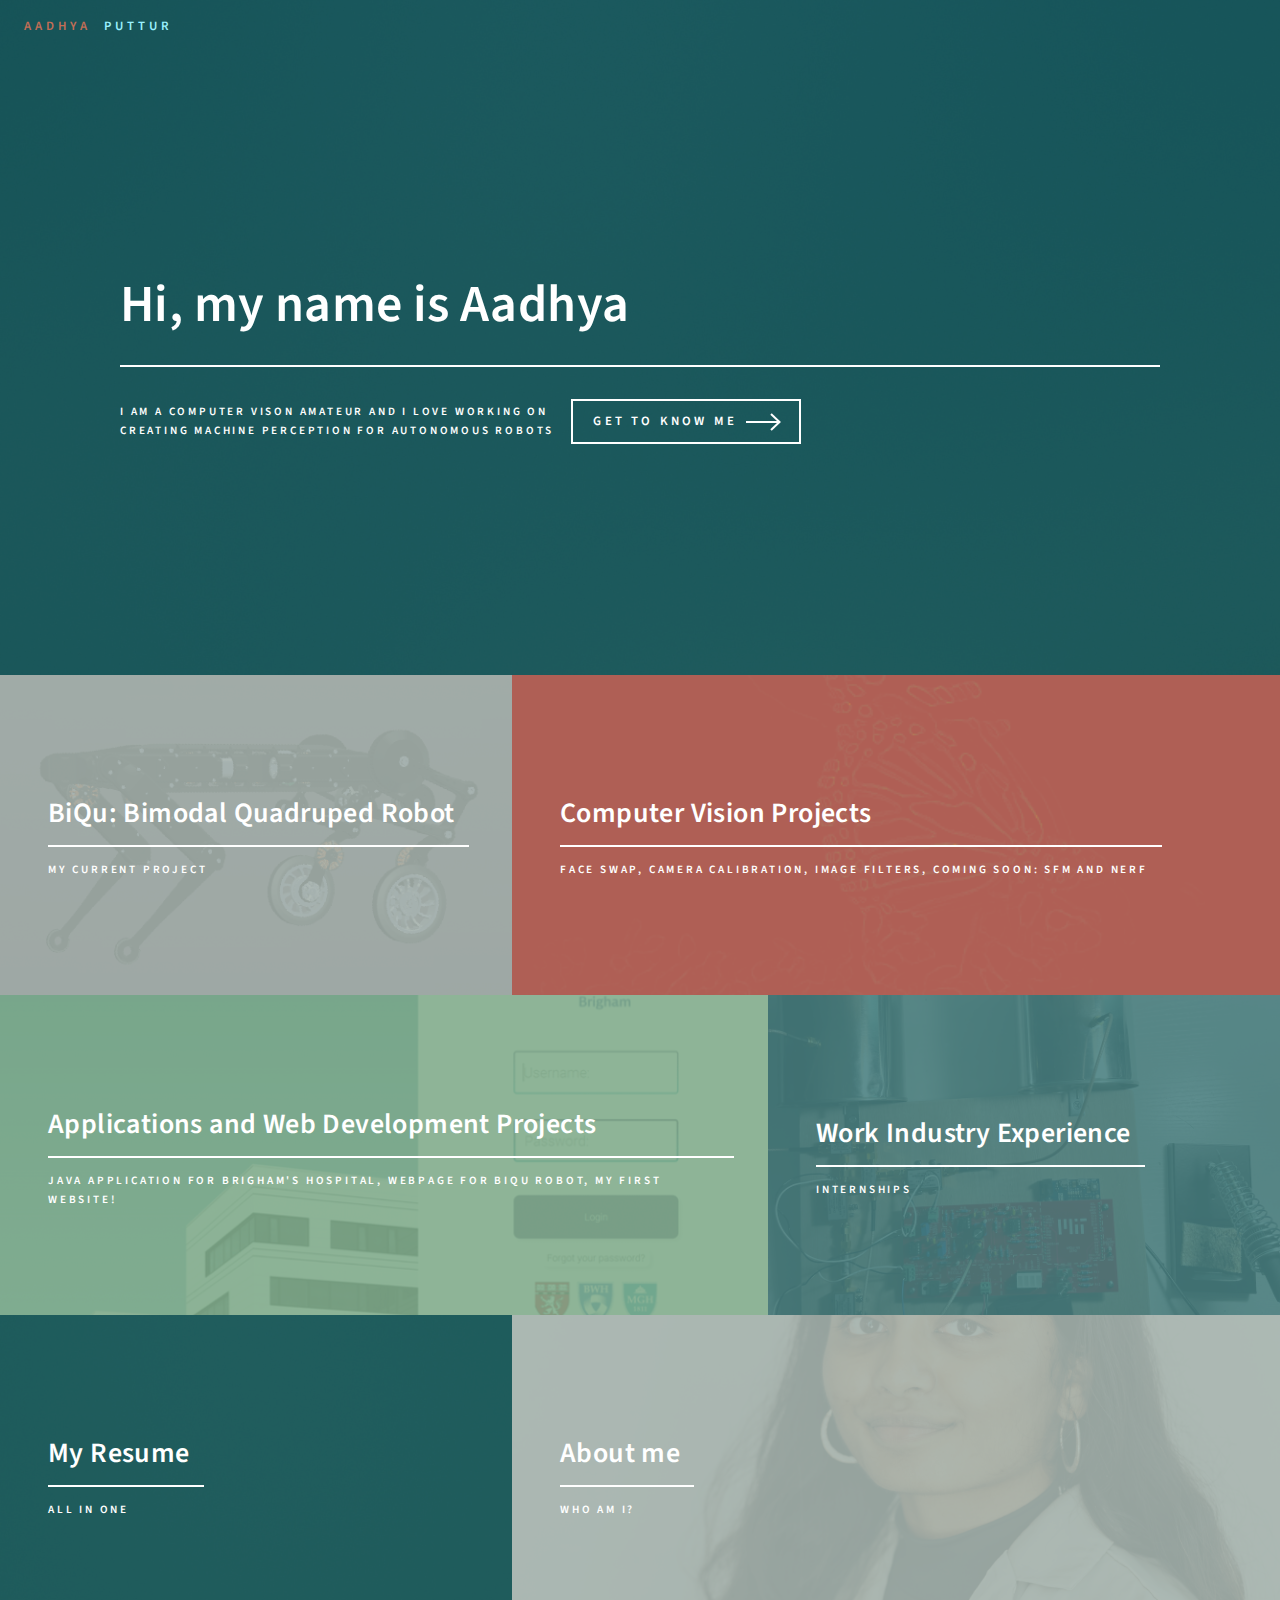
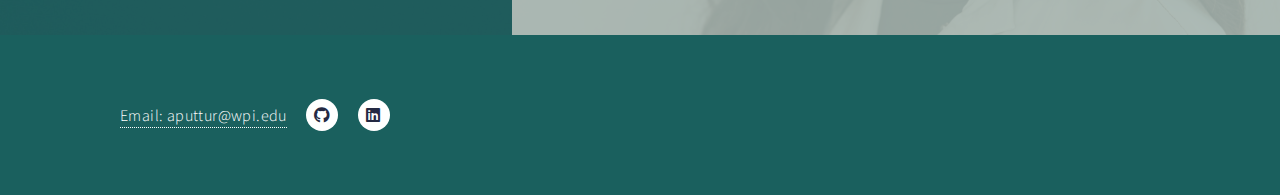
<file: index.html>
<!DOCTYPE HTML>
<!--
	Forty by HTML5 UP
	html5up.net | @ajlkn
	Free for personal and commercial use under the CCA 3.0 license (html5up.net/license)
-->
<html>
	<head>
		<title>Aadhya Puttur</title>
		<meta charset="utf-8" />
		<meta name="viewport" content="width=device-width, initial-scale=1, user-scalable=no" />
		<link rel="stylesheet" href="assets/css/main.css" />
		<noscript><link rel="stylesheet" href="assets/css/noscript.css" /></noscript>
	</head>
	<body class="is-preload">

		<!-- Wrapper -->
			<div id="wrapper">

				<!-- Header -->
					<header id="header" class="alt">
						<a href="index.html" class="logo"><strong>Aadhya</strong> <span>Puttur</span></a>
						
					</header>

				

				<!-- Banner -->
					<section id="banner" class="major">
						<div class="inner">
							<header class="major">
								<h1>Hi, my name is Aadhya</h1>
							</header>
							<div class="content">
								<p>I am a computer vison amateur and I love working on<br />
									creating machine perception for autonomous robots</p>
								<ul class="actions">
									<li><a href="#one" class="button next scrolly">Get to Know Me</a></li>
								</ul>
							</div>
						</div>
					</section>

				<!-- Main -->
					<div id="main">

						<!-- One -->
							<section id="one" class="tiles">
								<article>
									<span class="image">
										<img src="images/4legged.png" alt="" />
									</span>
									<header class="major">
										<h3><a href="https://users.wpi.edu/~mmaghelih/BiQu.html" class="link">BiQu: Bimodal Quadruped Robot</a></h3>
										<p>My current project</p>
									</header>
								</article>
								<article>
									<span class="image">
										<img src="images/butterfly.png" alt="" />
									</span>
									<header class="major">
										<h3><a href="computervision.html" class="link">Computer Vision Projects</a></h3>
										<p>Face Swap, Camera Calibration, Image Filters, Coming Soon: SfM and NeRF </p>
									</header>
								</article>
								<article>
									<span class="image">
										<img src="images/mgb.png" alt="" />
									</span>
									<header class="major">
										<h3><a href="webdev.html" class="link">Applications and Web Development Projects</a></h3>
										<p>Java application for Brigham's Hospital, Webpage for BiQu robot, my first website!</p>
									</header>
								</article>
								<article>
									<span class="image">
										<img src="images/radar.png" alt="" />
									</span>
									<header class="major">
										<h3><a href="work.html" class="link">Work Industry Experience</a></h3>
										<p>Internships</p>
									</header>
								</article>
								<article>
									<span class="image">
										<img src="images/pic05.jpg" alt="" />
									</span>
									<header class="major">
										<h3><a href="resumeAP.pdf" class = "link">My Resume</a></h3>
										<p>all in one</p>
									</header>
								</article>
								<article>
									<span class="image">
										<img src="images/prof.jpg" alt="" />
									</span>
									<header class="major">
										<h3><a href="aboutme.html" class="link">About me</a></h3>
										<p>Who am I?</p>
									</header>
								</article>
							</section>

						<!-- Two -->
							

			

				<!-- Footer -->
					<footer id="footer">
						<div class="inner">
							<ul class="icons">
								<li><a href="mailto:aputtur@wpi.edu"><span class="label">Email: aputtur@wpi.edu</span></a></li>
								<li><a href="https://github.com/aadhyap" class="icon brands alt fa fa-github"><span class="label">Github</span></a></li>
								<li><a href="https://www.linkedin.com/in/aadhyaputtur/" class="icon brands alt fa-linkedin"><span class="label">LinkedIn</span></a></li>
								

			</div>

		<!-- Scripts -->
			<script src="assets/js/jquery.min.js"></script>
			<script src="assets/js/jquery.scrolly.min.js"></script>
			<script src="assets/js/jquery.scrollex.min.js"></script>
			<script src="assets/js/browser.min.js"></script>
			<script src="assets/js/breakpoints.min.js"></script>
			<script src="assets/js/util.js"></script>
			<script src="assets/js/main.js"></script>

	</body>
</html>
</file>
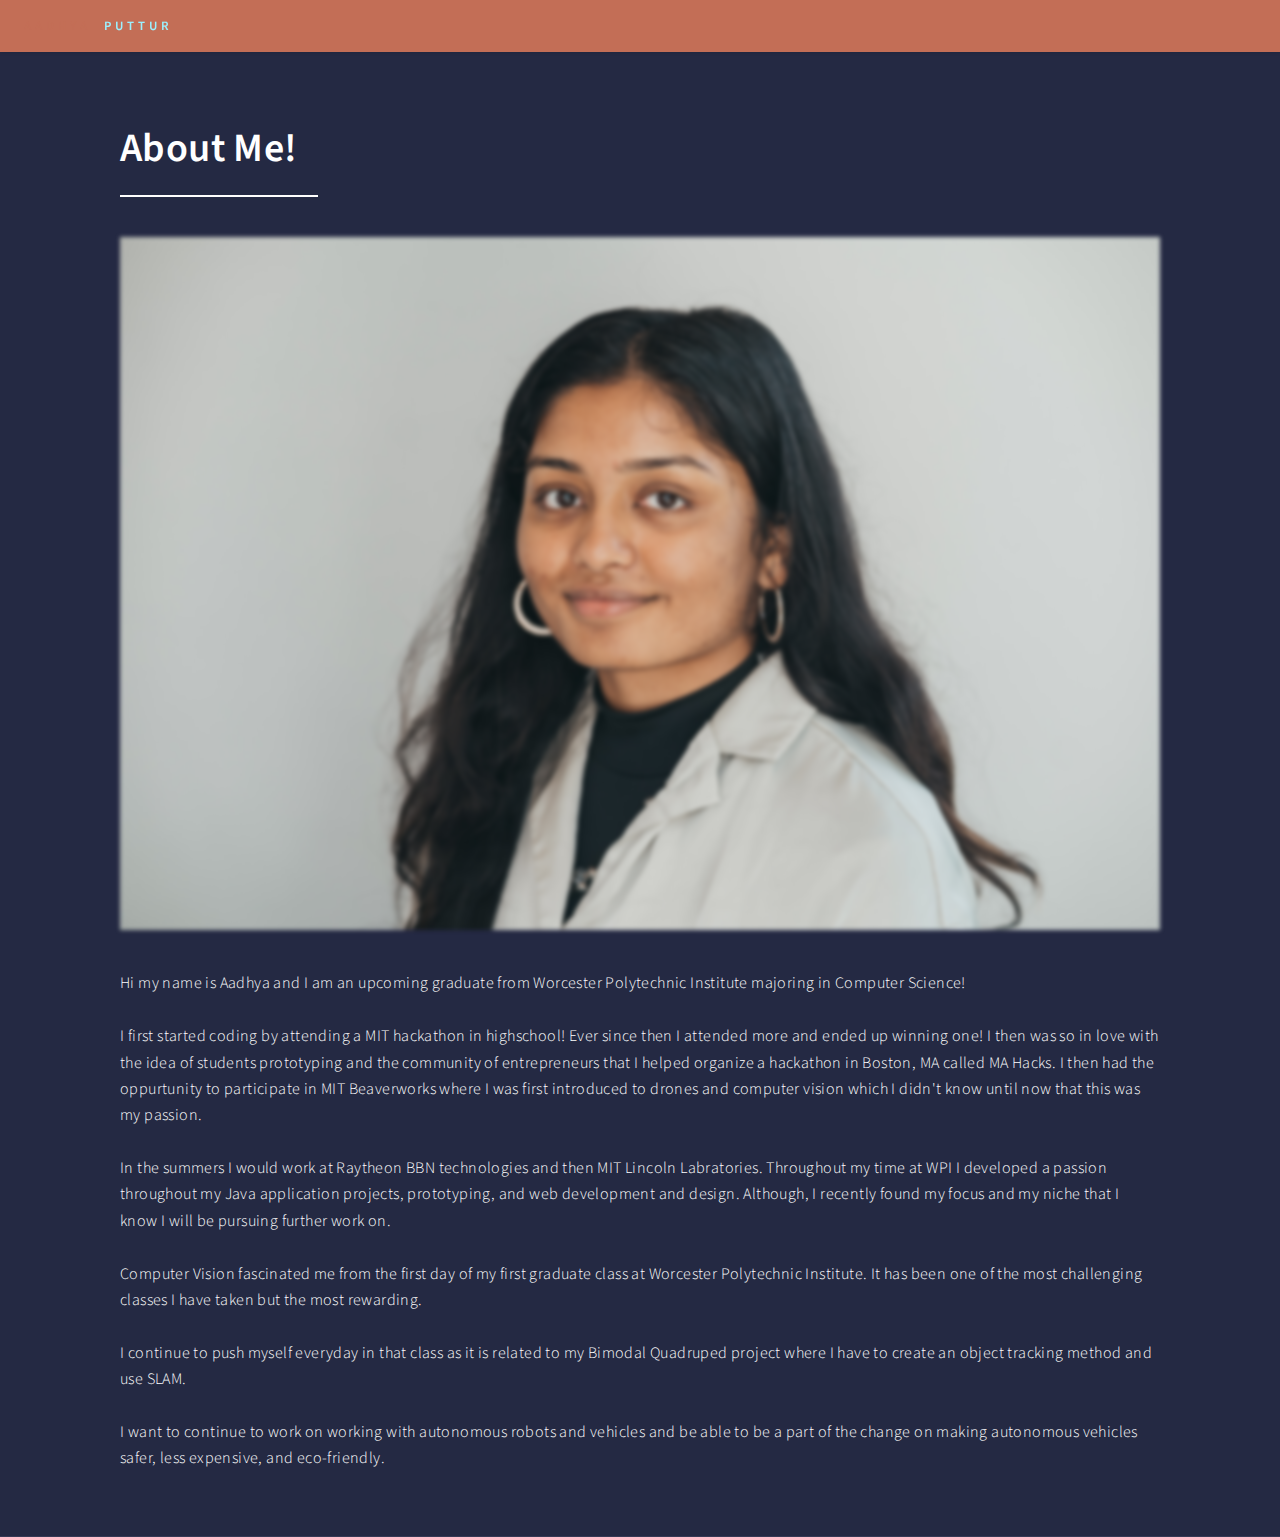
<file: aboutme.html>
<!DOCTYPE HTML>
<!--
	Forty by HTML5 UP
	html5up.net | @ajlkn
	Free for personal and commercial use under the CCA 3.0 license (html5up.net/license)
-->
<html>
	<head>
		<title>AboutMe</title>
		<meta charset="utf-8" />
		<meta name="viewport" content="width=device-width, initial-scale=1, user-scalable=no" />
		<link rel="stylesheet" href="assets/css/main.css" />
		<noscript><link rel="stylesheet" href="assets/css/noscript.css" /></noscript>
	</head>
	<body class="is-preload">

		<!-- Wrapper -->
			<div id="wrapper">

				<!-- Header -->
					<header id="header">
						<a href="index.html" class="logo"><strong>Aadhya</strong> <span>Puttur</span></a>
					
					</header>


				<!-- Main -->
					<div id="main" class="alt">

						<!-- One -->
							<section id="one">
								<div class="inner">
									<header class="major">
										<h1>About Me!</h1>
									</header>
									<span class="image main"><img style=" filter: blur(2px);
										-webkit-filter: blur(2px);" src="images/prof2.jpg" alt="" /></span>
									<p> Hi my name is Aadhya and I am an upcoming graduate from Worcester Polytechnic Institute majoring in Computer Science! <br />


										<br/>

										I first started coding by attending a MIT hackathon in highschool! Ever since then I attended more and ended up winning one! I then was so in love with the idea of students prototyping and the community of entrepreneurs that I helped organize a hackathon in Boston, MA called MA Hacks. I then had the oppurtunity to participate in MIT Beaverworks where I was first introduced to drones and computer vision which I didn't know until now that this was my passion. 


										<br/>
										<br/>

										In the summers I would work at Raytheon BBN technologies and then MIT Lincoln Labratories. Throughout my time at WPI I developed a passion throughout my Java application projects, prototyping, and web development and design. Although, I recently found my focus and my niche that I know I will be pursuing further work on. 

										<br/>
										<br/>

										Computer Vision fascinated me from the first day of my first graduate class at Worcester Polytechnic Institute. It has been one of the most challenging classes I have taken but the most rewarding. 

										<br/>
										<br/>

										I continue to push myself everyday in that class as it is related to my Bimodal Quadruped project where I have to create an object tracking method and use SLAM. 

										<br/>
										<br/>

										I want to continue to work on working with autonomous robots and vehicles and be able to be a part of the change on making autonomous vehicles safer, less expensive, and eco-friendly. 


										<br>
									</p>
								</div>
							</section>

					</div>


			

			</div>

		<!-- Scripts -->
			<script src="assets/js/jquery.min.js"></script>
			<script src="assets/js/jquery.scrolly.min.js"></script>
			<script src="assets/js/jquery.scrollex.min.js"></script>
			<script src="assets/js/browser.min.js"></script>
			<script src="assets/js/breakpoints.min.js"></script>
			<script src="assets/js/util.js"></script>
			<script src="assets/js/main.js"></script>

	</body>
</html>
</file>
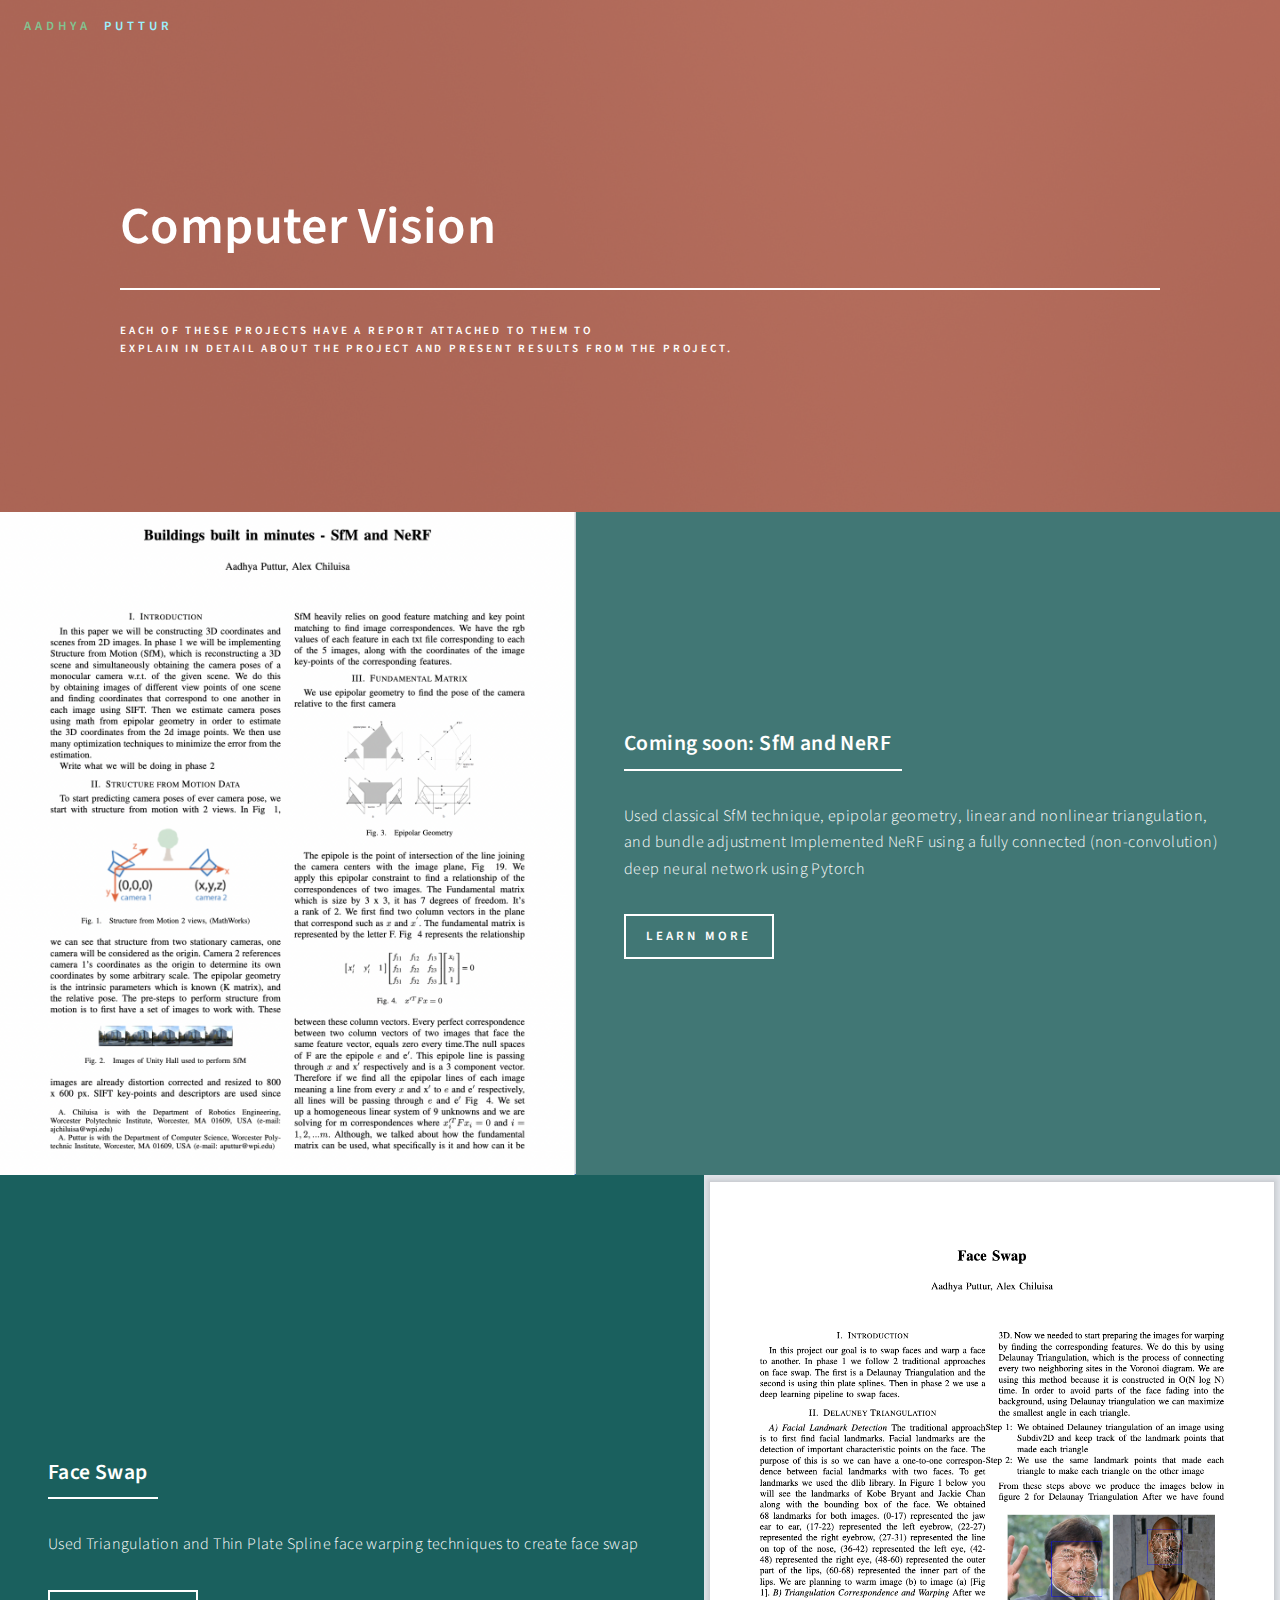
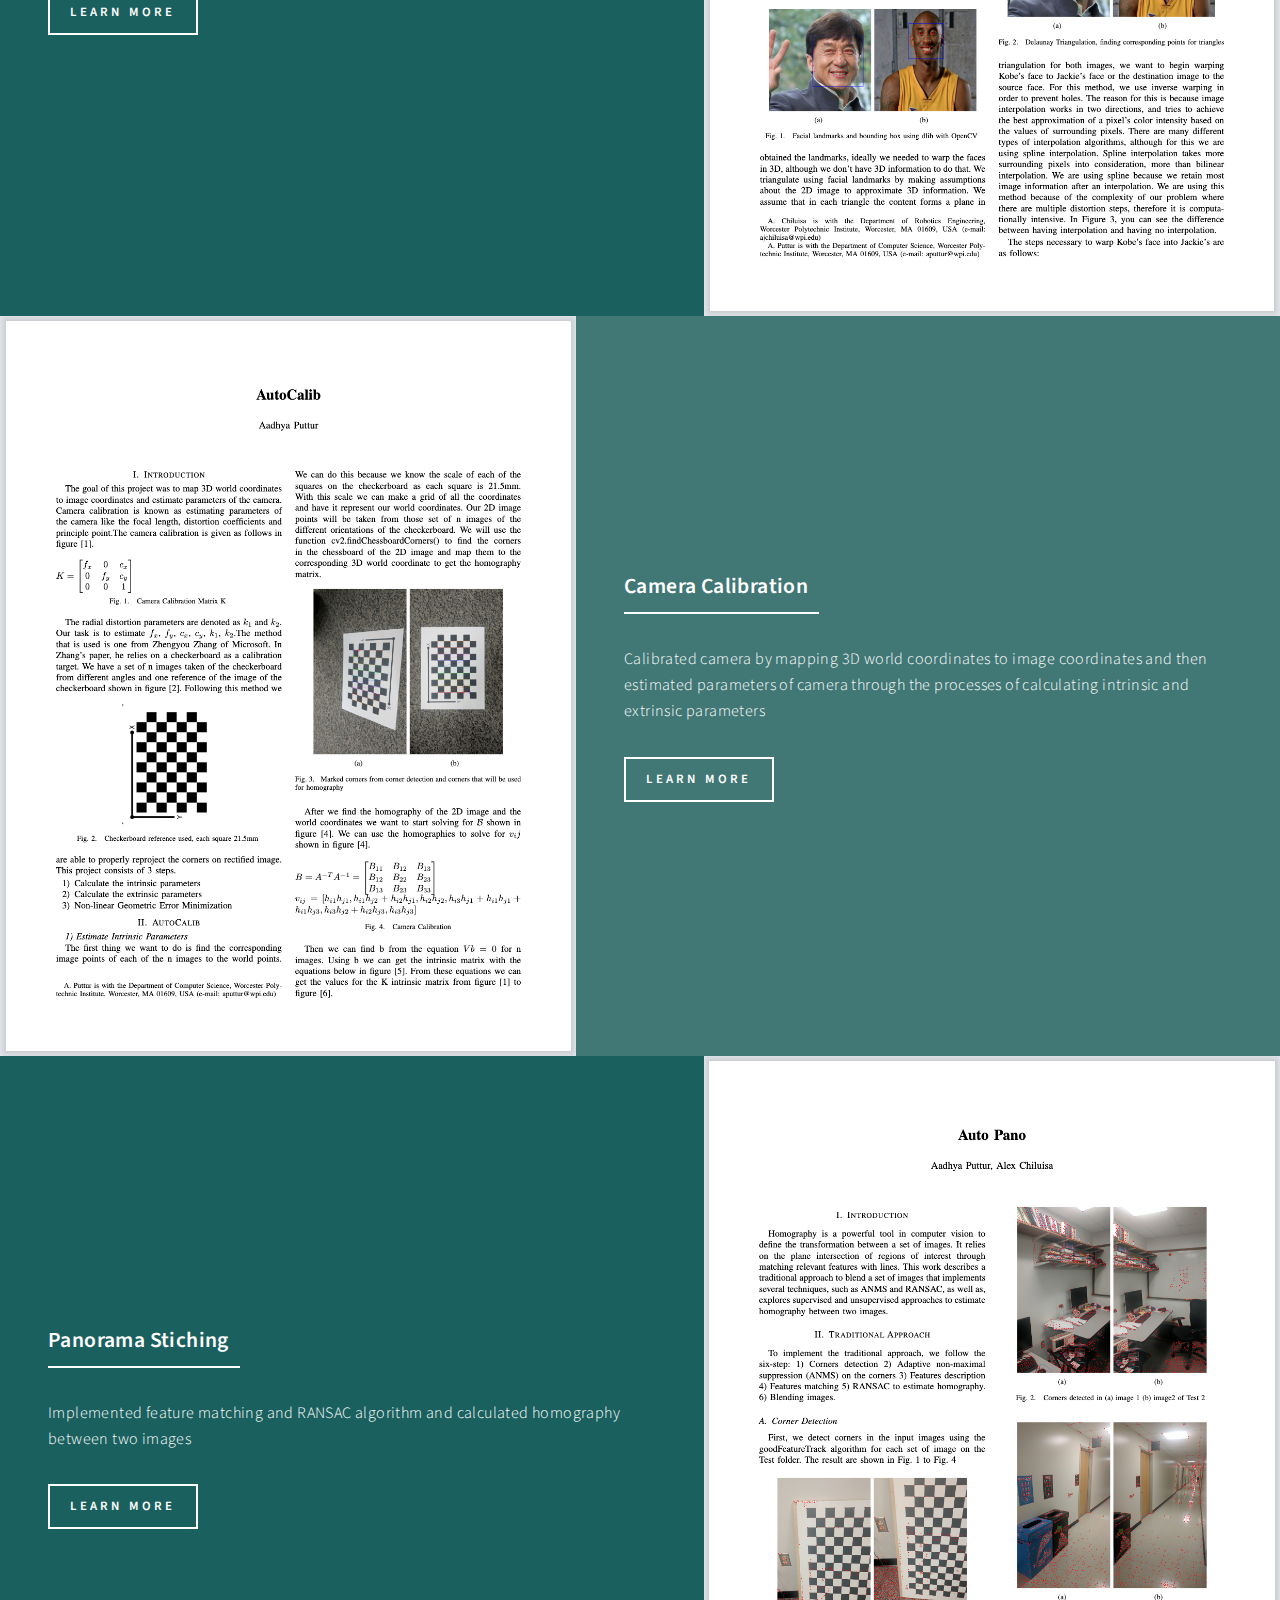
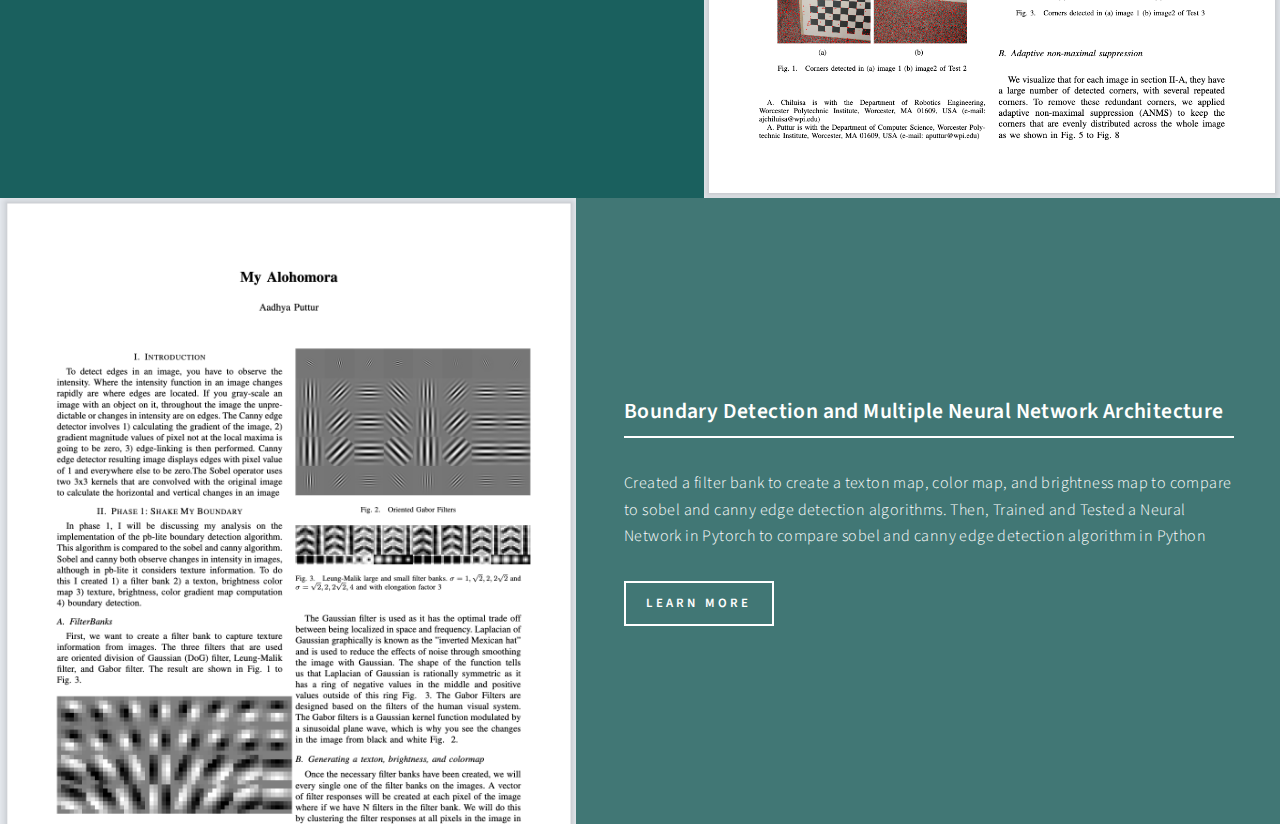
<file: computervision.html>
<!DOCTYPE HTML>
<!--
	Forty by HTML5 UP
	html5up.net | @ajlkn
	Free for personal and commercial use under the CCA 3.0 license (html5up.net/license)
-->
<html>
	<head>
		<title>Computer Vision Projects</title>
		<meta charset="utf-8" />
		<meta name="viewport" content="width=device-width, initial-scale=1, user-scalable=no" />
		<link rel="stylesheet" href="assets/css/main.css" />
		<noscript><link rel="stylesheet" href="assets/css/noscript.css" /></noscript>
	</head>
	<body class="is-preload">

		<!-- Wrapper -->
			<div id="wrapper">

				<!-- Header -->
				<!-- Note: The "styleN" class below should match that of the banner element. -->
					<header id="header" class="alt style2">
						<a href="index.html" class="logo"><strong>Aadhya</strong> <span>Puttur</span></a>
						
					</header>

			
				<!-- Banner -->
				<!-- Note: The "styleN" class below should match that of the header element. -->
					<section id="banner" class="style2">
						<div class="inner">
							<span class="image">
								<img src="images/pic07.jpg" alt="" />
							</span>
							<header class="major">
								<h1>Computer Vision</h1>
							</header>
							<div class="content">
								<p>Each of these projects have a report attached to them to<br />
									explain in detail about the project and present results from the project.</p>
							</div>
						</div>
					</section>

				<!-- Main -->
					<div id="main">

					

						<!-- Two -->
							<section id="two" class="spotlights">


								<section>
									<a href="https://github.com/aadhyap/SfM" class="image">
										<img src="images/sfm.png" alt="" data-position="center center" />
									</a>
									<div class="content">
										<div class="inner">
											<header class="major">
												<h3>Coming soon: SfM and NeRF</h3>
											</header>
											<p>Used classical SfM technique, epipolar geometry, linear and nonlinear triangulation, and bundle adjustment
												Implemented NeRF using a fully connected (non-convolution) deep neural network using Pytorch</p>
											<ul class="actions">
												<li><a href="https://github.com/aadhyap/SfM" class="button">Learn more</a></li>
											</ul>
										</div>
									</div>
								</section>


								
								<section>
									<a href="https://github.com/aadhyap/FaceSwap" class="image">
										<img src="images/faceswap.png" alt="" data-position="top center" />
									</a>
									<div class="content">
										<div class="inner">
											<header class="major">
												<h3>Face Swap</h3>
											</header>
											<p>Used Triangulation and Thin Plate Spline face warping techniques to create face swap</p>
											<ul class="actions">
												<li><a href="https://github.com/aadhyap/FaceSwap" class="button">Learn more</a></li>
											</ul>
										</div>
									</div>
								</section>
								<section>
									<a href="https://github.com/aadhyap/AutoCalib" class="image">
										<img src="images/autocalib.png" alt="" data-position="25% 25%" />
									</a>
									<div class="content">
										<div class="inner">
											<header class="major">
												<h3>Camera Calibration</h3>
											</header>
											<p>Calibrated camera by mapping 3D world coordinates to image coordinates and then estimated parameters of camera through the processes of calculating intrinsic and extrinsic parameters</p>
											<ul class="actions">
												<li><a href="https://github.com/aadhyap/AutoCalib" class="button">Learn more</a></li>
											</ul>
										</div>
									</div>
								</section>
								<section>
									<a href="https://github.com/aadhyap/MyAutoPlane" class="image">
										<img src="images/autopane.png" alt="" data-position="25% 25%" />
									</a>
									<div class="content">
										<div class="inner">
											<header class="major">
												<h3>Panorama Stiching</h3>
											</header>
											<p>Implemented feature matching and RANSAC algorithm and calculated homography between two images</p>
											<ul class="actions">
												<li><a href="https://github.com/aadhyap/MyAutoPlane" class="button">Learn more</a></li>
											</ul>
										</div>
									</div>
								</section>

								<section>
									<a href="https://github.com/aadhyap/Image_Filters" class="image">
										<img src="images/imagefilter.png" alt="" data-position="25% 25%" />
									</a>
									<div class="content">
										<div class="inner">
											<header class="major">
												<h3>Boundary Detection and Multiple Neural Network Architecture</h3>
											</header>
											<p>Created a filter bank to create a texton map, color map, and brightness map to compare to sobel and canny edge detection algorithms. Then, Trained and Tested a Neural Network in Pytorch to compare sobel and canny edge detection algorithm in Python</p>
											<ul class="actions">
												<li><a href="https://github.com/aadhyap/Image_Filters" class="button">Learn more</a></li>
											</ul>
										</div>
									</div>
								</section>
								




							</section>

						<!-- Three -->
							

		

			

			</div>

		<!-- Scripts -->
			<script src="assets/js/jquery.min.js"></script>
			<script src="assets/js/jquery.scrolly.min.js"></script>
			<script src="assets/js/jquery.scrollex.min.js"></script>
			<script src="assets/js/browser.min.js"></script>
			<script src="assets/js/breakpoints.min.js"></script>
			<script src="assets/js/util.js"></script>
			<script src="assets/js/main.js"></script>

	</body>
</html>
</file>
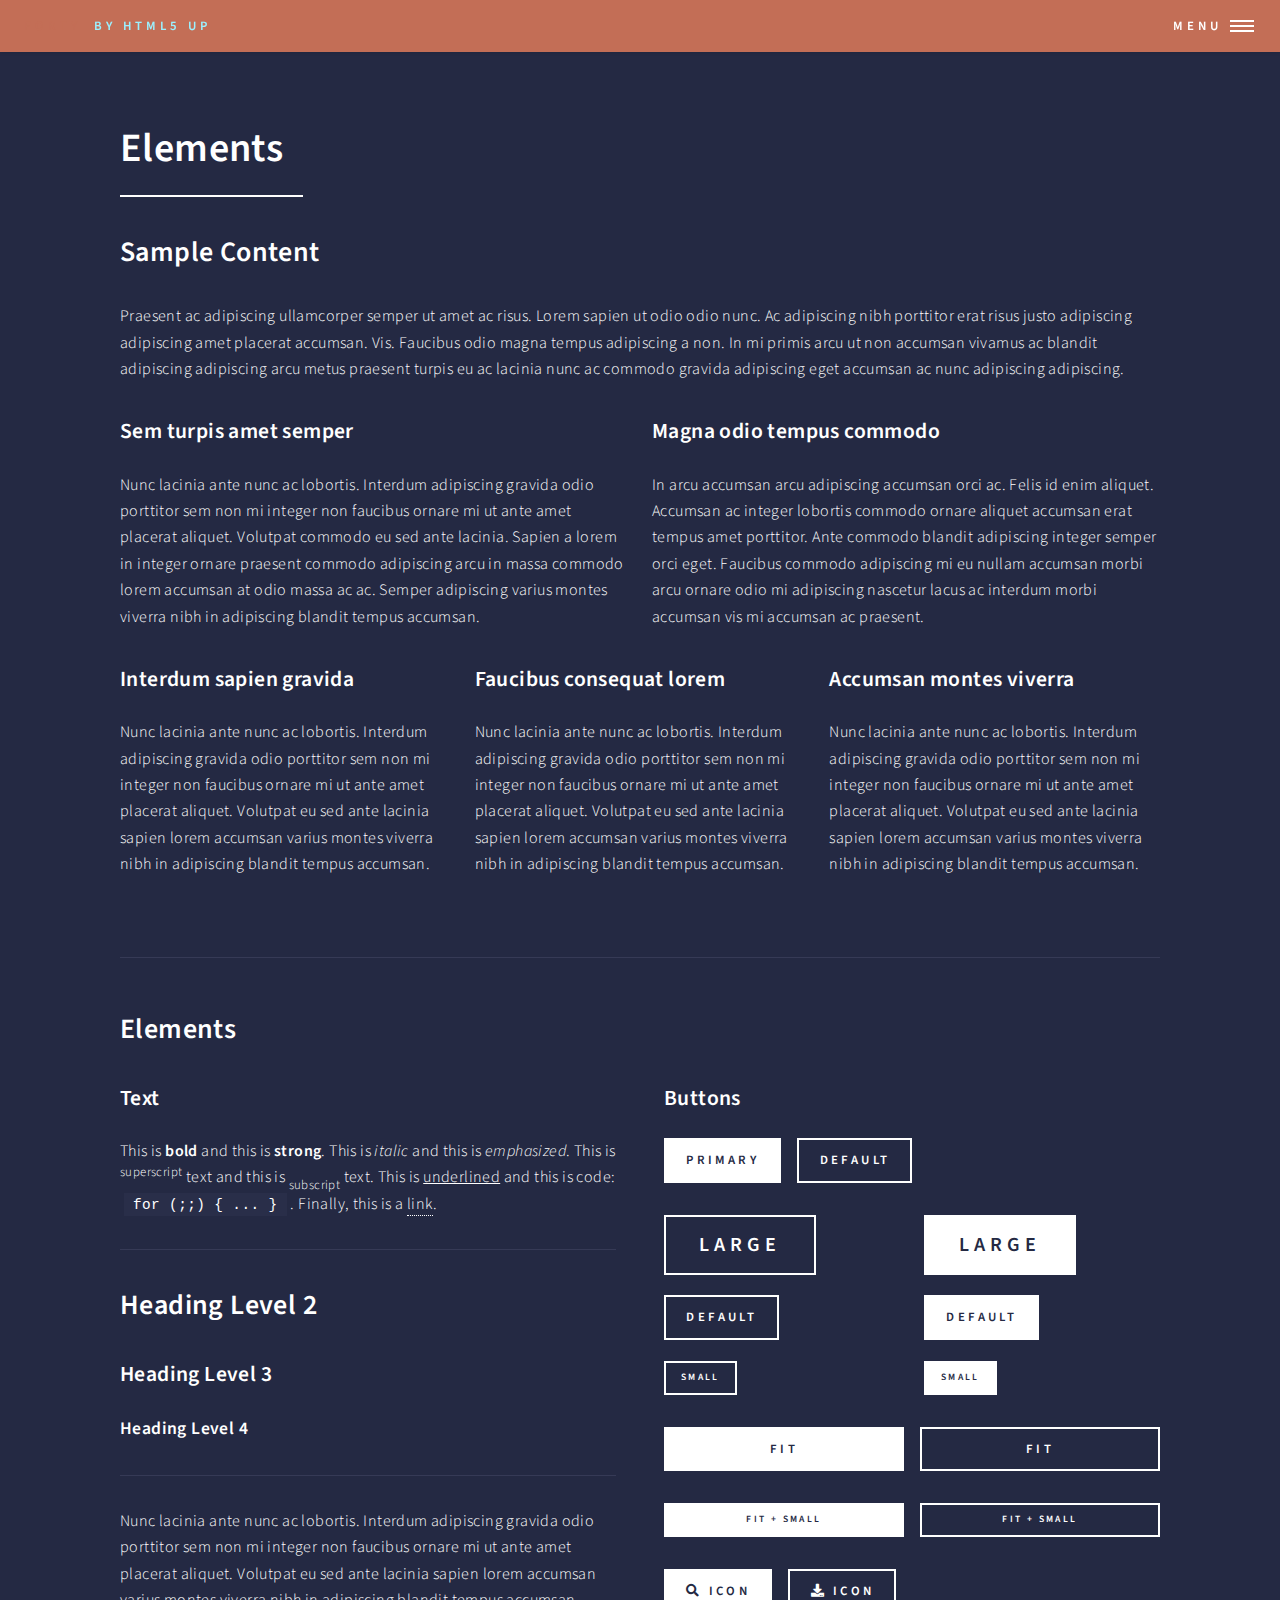
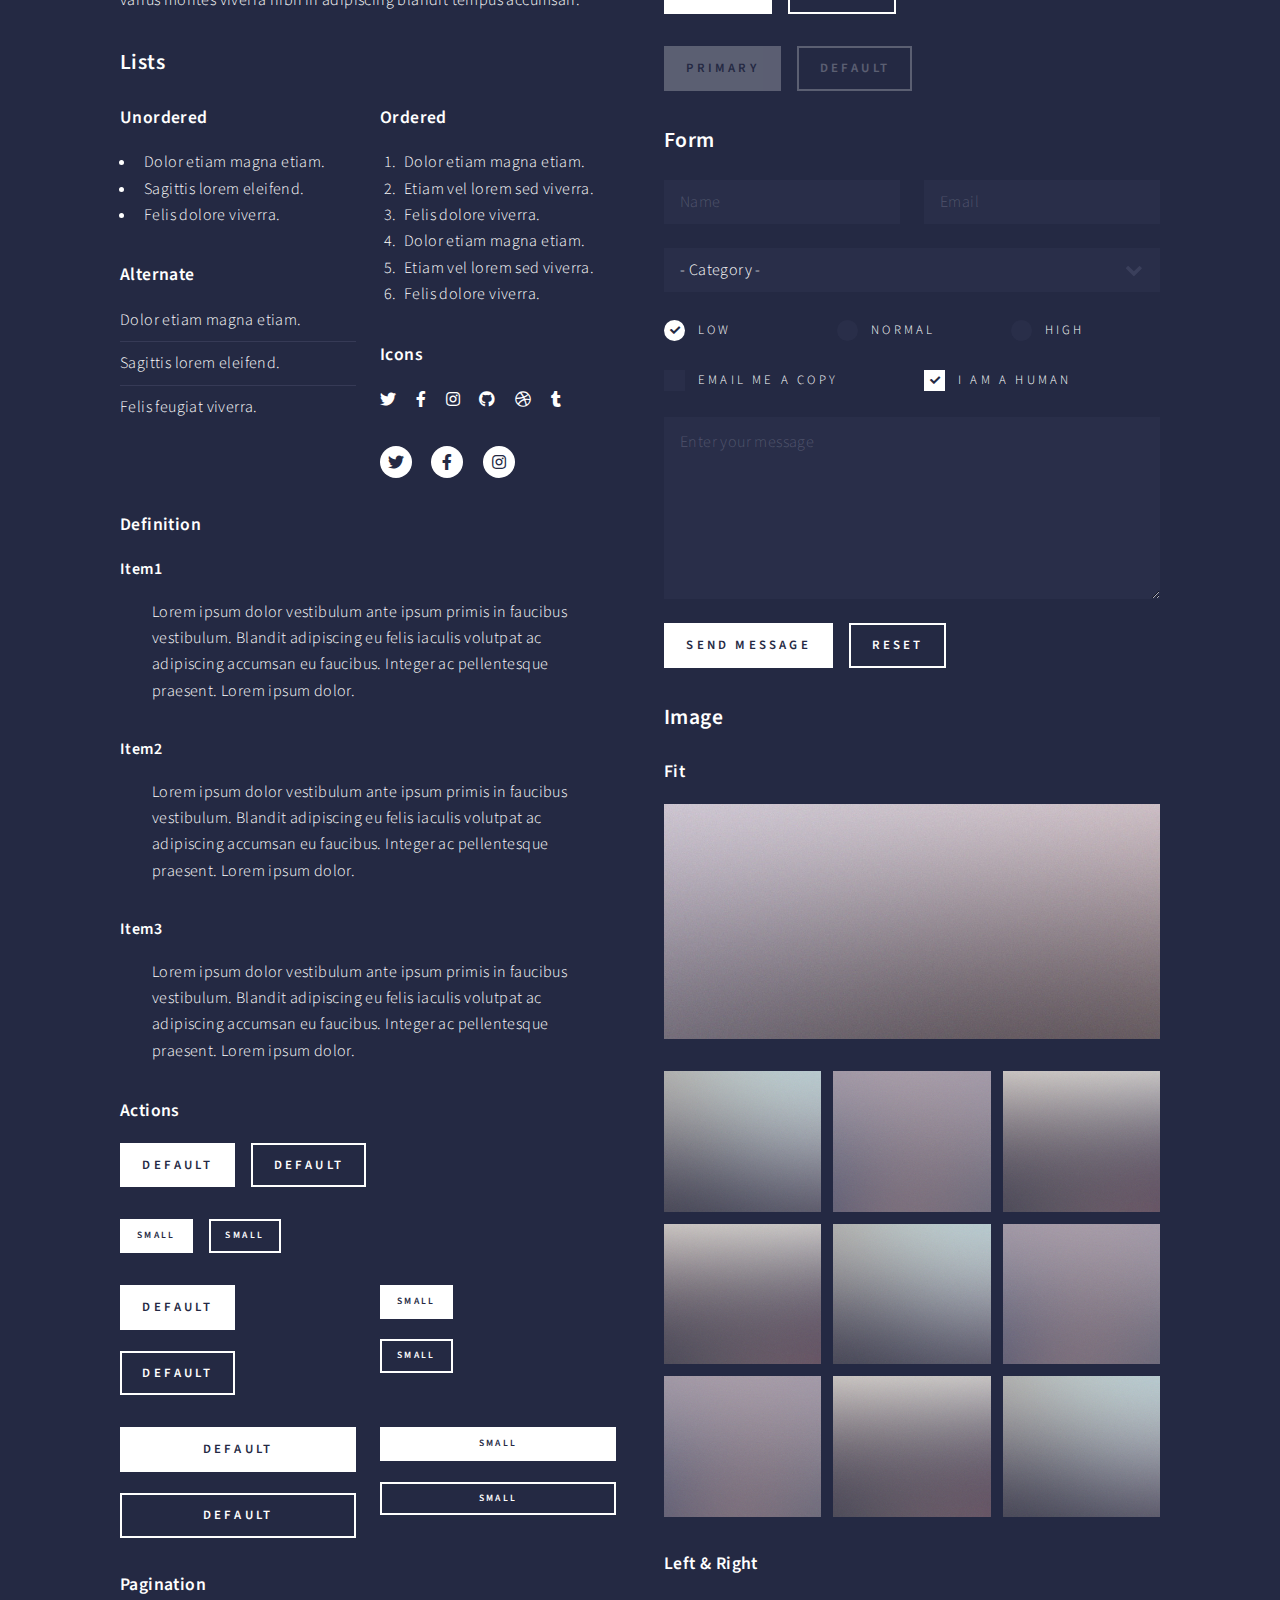
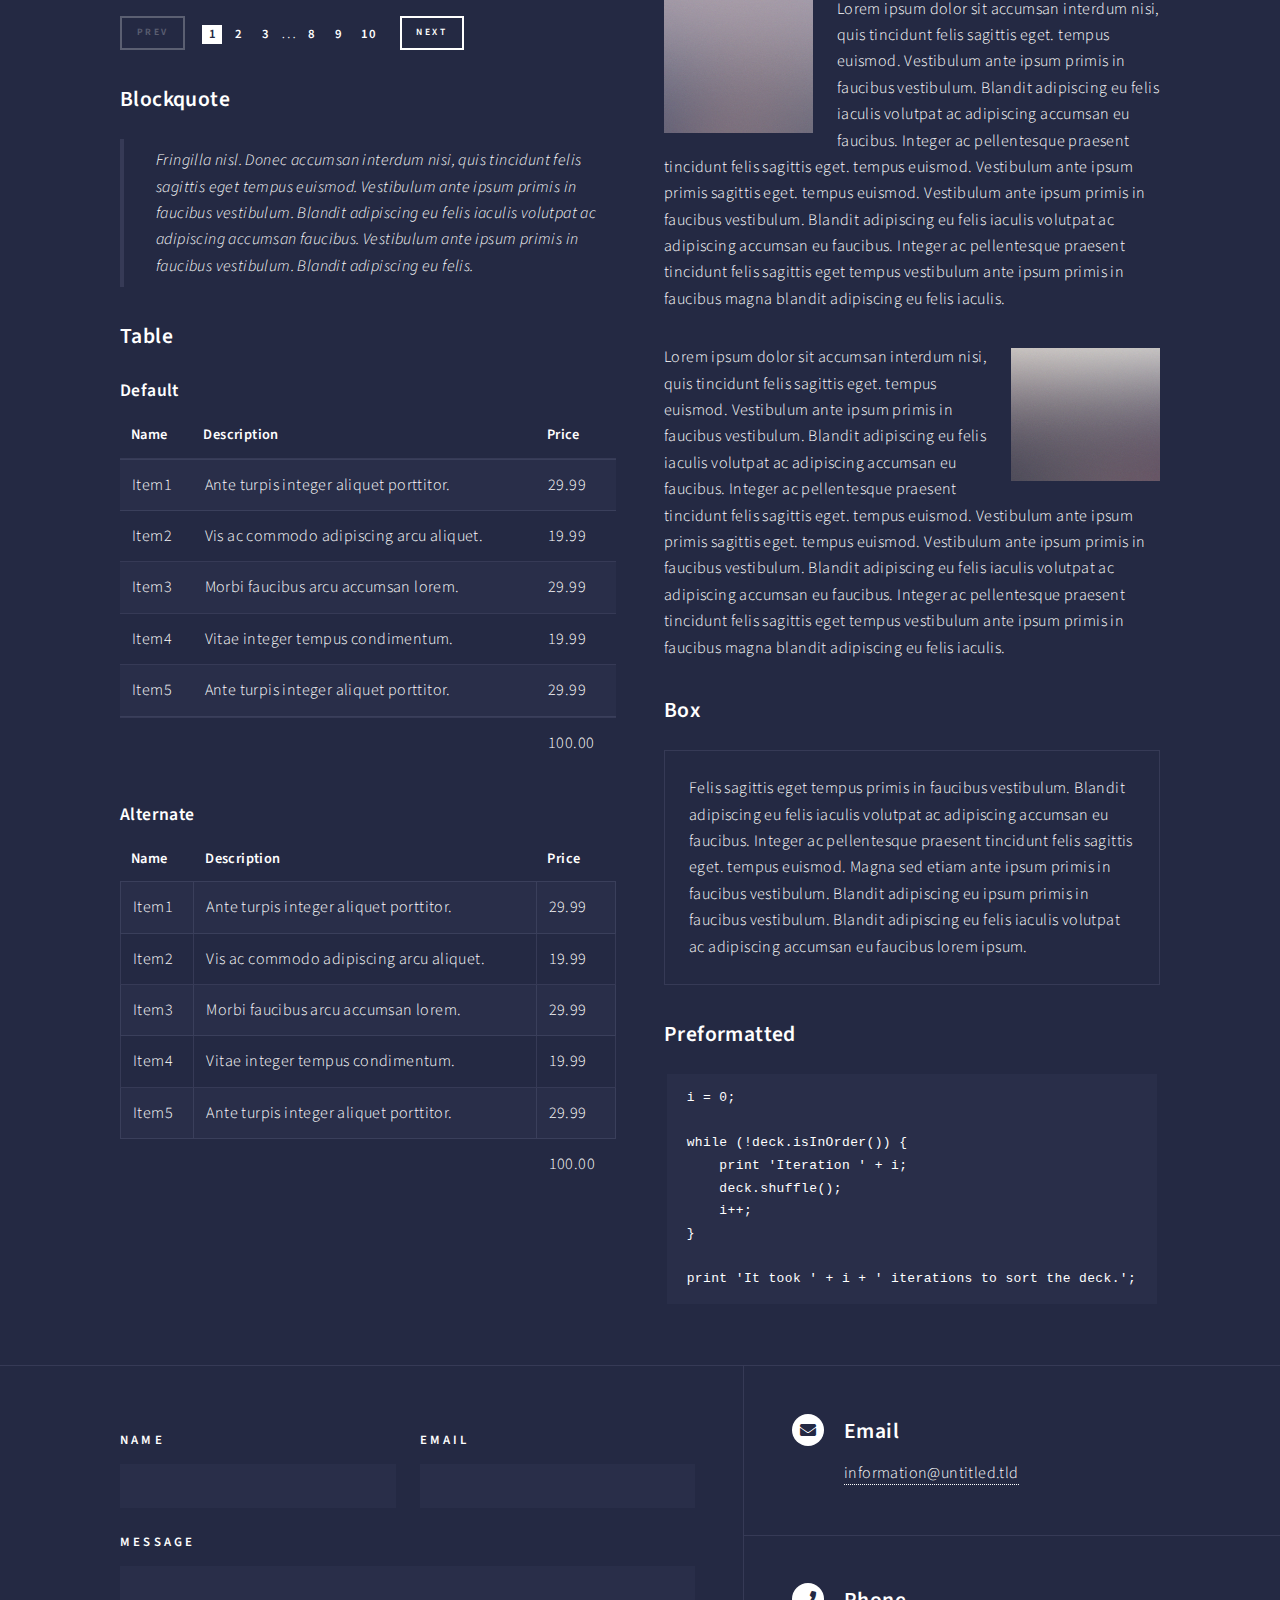
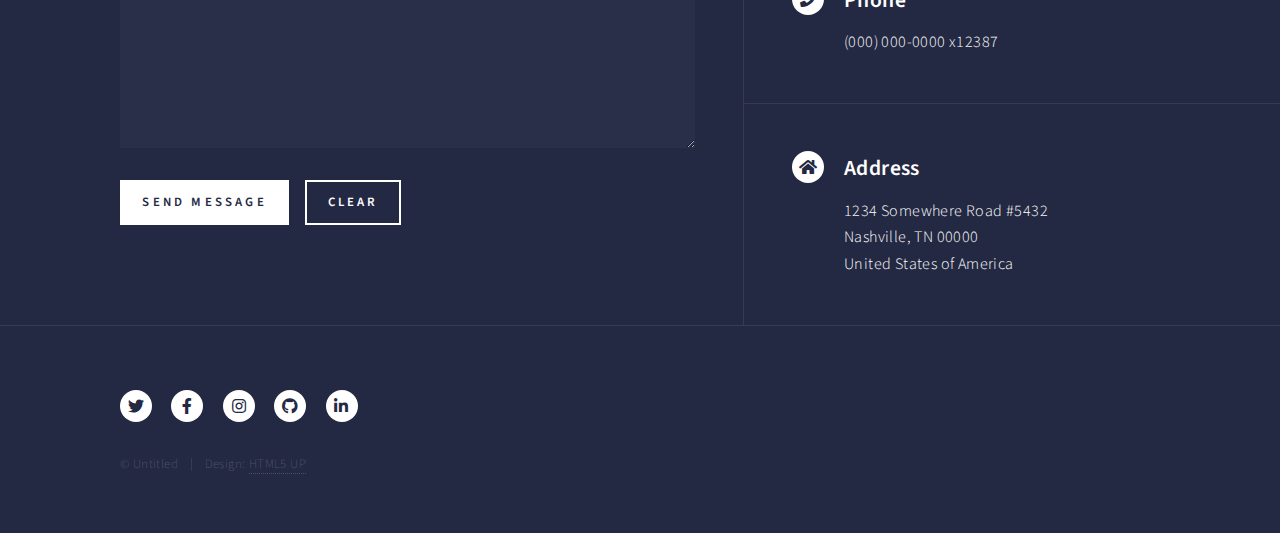
<file: elements.html>
<!DOCTYPE HTML>
<!--
	Forty by HTML5 UP
	html5up.net | @ajlkn
	Free for personal and commercial use under the CCA 3.0 license (html5up.net/license)
-->
<html>
	<head>
		<title>Elements - Forty by HTML5 UP</title>
		<meta charset="utf-8" />
		<meta name="viewport" content="width=device-width, initial-scale=1, user-scalable=no" />
		<link rel="stylesheet" href="assets/css/main.css" />
		<noscript><link rel="stylesheet" href="assets/css/noscript.css" /></noscript>
	</head>
	<body class="is-preload">

		<!-- Wrapper -->
			<div id="wrapper">

				<!-- Header -->
					<header id="header">
						<a href="index.html" class="logo"><strong>Forty</strong> <span>by HTML5 UP</span></a>
						<nav>
							<a href="#menu">Menu</a>
						</nav>
					</header>

				<!-- Menu -->
					<nav id="menu">
						<ul class="links">
							<li><a href="index.html">Home</a></li>
							<li><a href="landing.html">Landing</a></li>
							<li><a href="generic.html">Generic</a></li>
							<li><a href="elements.html">Elements</a></li>
						</ul>
						<ul class="actions stacked">
							<li><a href="#" class="button primary fit">Get Started</a></li>
							<li><a href="#" class="button fit">Log In</a></li>
						</ul>
					</nav>

				<!-- Main -->
					<div id="main" class="alt">

						<!-- One -->
							<section id="one">
								<div class="inner">
									<header class="major">
										<h1>Elements</h1>
									</header>

									<!-- Content -->
										<h2 id="content">Sample Content</h2>
										<p>Praesent ac adipiscing ullamcorper semper ut amet ac risus. Lorem sapien ut odio odio nunc. Ac adipiscing nibh porttitor erat risus justo adipiscing adipiscing amet placerat accumsan. Vis. Faucibus odio magna tempus adipiscing a non. In mi primis arcu ut non accumsan vivamus ac blandit adipiscing adipiscing arcu metus praesent turpis eu ac lacinia nunc ac commodo gravida adipiscing eget accumsan ac nunc adipiscing adipiscing.</p>
										<div class="row">
											<div class="col-6 col-12-small">
												<h3>Sem turpis amet semper</h3>
												<p>Nunc lacinia ante nunc ac lobortis. Interdum adipiscing gravida odio porttitor sem non mi integer non faucibus ornare mi ut ante amet placerat aliquet. Volutpat commodo eu sed ante lacinia. Sapien a lorem in integer ornare praesent commodo adipiscing arcu in massa commodo lorem accumsan at odio massa ac ac. Semper adipiscing varius montes viverra nibh in adipiscing blandit tempus accumsan.</p>
											</div>
											<div class="col-6 col-12-small">
												<h3>Magna odio tempus commodo</h3>
												<p>In arcu accumsan arcu adipiscing accumsan orci ac. Felis id enim aliquet. Accumsan ac integer lobortis commodo ornare aliquet accumsan erat tempus amet porttitor. Ante commodo blandit adipiscing integer semper orci eget. Faucibus commodo adipiscing mi eu nullam accumsan morbi arcu ornare odio mi adipiscing nascetur lacus ac interdum morbi accumsan vis mi accumsan ac praesent.</p>
											</div>
											<!-- Break -->
											<div class="col-4 col-12-medium">
												<h3>Interdum sapien gravida</h3>
												<p>Nunc lacinia ante nunc ac lobortis. Interdum adipiscing gravida odio porttitor sem non mi integer non faucibus ornare mi ut ante amet placerat aliquet. Volutpat eu sed ante lacinia sapien lorem accumsan varius montes viverra nibh in adipiscing blandit tempus accumsan.</p>
											</div>
											<div class="col-4 col-12-medium">
												<h3>Faucibus consequat lorem</h3>
												<p>Nunc lacinia ante nunc ac lobortis. Interdum adipiscing gravida odio porttitor sem non mi integer non faucibus ornare mi ut ante amet placerat aliquet. Volutpat eu sed ante lacinia sapien lorem accumsan varius montes viverra nibh in adipiscing blandit tempus accumsan.</p>
											</div>
											<div class="col-4 col-12-medium">
												<h3>Accumsan montes viverra</h3>
												<p>Nunc lacinia ante nunc ac lobortis. Interdum adipiscing gravida odio porttitor sem non mi integer non faucibus ornare mi ut ante amet placerat aliquet. Volutpat eu sed ante lacinia sapien lorem accumsan varius montes viverra nibh in adipiscing blandit tempus accumsan.</p>
											</div>
										</div>

									<hr class="major" />

									<!-- Elements -->
										<h2 id="elements">Elements</h2>
										<div class="row gtr-200">
											<div class="col-6 col-12-medium">

												<!-- Text stuff -->
													<h3>Text</h3>
													<p>This is <b>bold</b> and this is <strong>strong</strong>. This is <i>italic</i> and this is <em>emphasized</em>.
													This is <sup>superscript</sup> text and this is <sub>subscript</sub> text.
													This is <u>underlined</u> and this is code: <code>for (;;) { ... }</code>.
													Finally, this is a <a href="#">link</a>.</p>
													<hr />
													<h2>Heading Level 2</h2>
													<h3>Heading Level 3</h3>
													<h4>Heading Level 4</h4>
													<hr />
													<p>Nunc lacinia ante nunc ac lobortis. Interdum adipiscing gravida odio porttitor sem non mi integer non faucibus ornare mi ut ante amet placerat aliquet. Volutpat eu sed ante lacinia sapien lorem accumsan varius montes viverra nibh in adipiscing blandit tempus accumsan.</p>

												<!-- Lists -->
													<h3>Lists</h3>
													<div class="row">
														<div class="col-6 col-12-small">

															<h4>Unordered</h4>
															<ul>
																<li>Dolor etiam magna etiam.</li>
																<li>Sagittis lorem eleifend.</li>
																<li>Felis dolore viverra.</li>
															</ul>

															<h4>Alternate</h4>
															<ul class="alt">
																<li>Dolor etiam magna etiam.</li>
																<li>Sagittis lorem eleifend.</li>
																<li>Felis feugiat viverra.</li>
															</ul>

														</div>
														<div class="col-6 col-12-small">

															<h4>Ordered</h4>
															<ol>
																<li>Dolor etiam magna etiam.</li>
																<li>Etiam vel lorem sed viverra.</li>
																<li>Felis dolore viverra.</li>
																<li>Dolor etiam magna etiam.</li>
																<li>Etiam vel lorem sed viverra.</li>
																<li>Felis dolore viverra.</li>
															</ol>

															<h4>Icons</h4>
															<ul class="icons">
																<li><a href="#" class="icon brands fa-twitter"><span class="label">Twitter</span></a></li>
																<li><a href="#" class="icon brands fa-facebook-f"><span class="label">Facebook</span></a></li>
																<li><a href="#" class="icon brands fa-instagram"><span class="label">Instagram</span></a></li>
																<li><a href="#" class="icon brands fa-github"><span class="label">Github</span></a></li>
																<li><a href="#" class="icon brands fa-dribbble"><span class="label">Dribbble</span></a></li>
																<li><a href="#" class="icon brands fa-tumblr"><span class="label">Tumblr</span></a></li>
															</ul>
															<ul class="icons">
																<li><a href="#" class="icon brands alt fa-twitter"><span class="label">Twitter</span></a></li>
																<li><a href="#" class="icon brands alt fa-facebook-f"><span class="label">Facebook</span></a></li>
																<li><a href="#" class="icon brands alt fa-instagram"><span class="label">Instagram</span></a></li>
															</ul>

														</div>
													</div>
													<h4>Definition</h4>
													<dl>
														<dt>Item1</dt>
														<dd>
															<p>Lorem ipsum dolor vestibulum ante ipsum primis in faucibus vestibulum. Blandit adipiscing eu felis iaculis volutpat ac adipiscing accumsan eu faucibus. Integer ac pellentesque praesent. Lorem ipsum dolor.</p>
														</dd>
														<dt>Item2</dt>
														<dd>
															<p>Lorem ipsum dolor vestibulum ante ipsum primis in faucibus vestibulum. Blandit adipiscing eu felis iaculis volutpat ac adipiscing accumsan eu faucibus. Integer ac pellentesque praesent. Lorem ipsum dolor.</p>
														</dd>
														<dt>Item3</dt>
														<dd>
															<p>Lorem ipsum dolor vestibulum ante ipsum primis in faucibus vestibulum. Blandit adipiscing eu felis iaculis volutpat ac adipiscing accumsan eu faucibus. Integer ac pellentesque praesent. Lorem ipsum dolor.</p>
														</dd>
													</dl>

													<h4>Actions</h4>
													<ul class="actions">
														<li><a href="#" class="button primary">Default</a></li>
														<li><a href="#" class="button">Default</a></li>
													</ul>
													<ul class="actions small">
														<li><a href="#" class="button primary small">Small</a></li>
														<li><a href="#" class="button small">Small</a></li>
													</ul>
													<div class="row">
														<div class="col-6 col-12-small">
															<ul class="actions stacked">
																<li><a href="#" class="button primary">Default</a></li>
																<li><a href="#" class="button">Default</a></li>
															</ul>
														</div>
														<div class="col-6 col-12-small">
															<ul class="actions stacked">
																<li><a href="#" class="button primary small">Small</a></li>
																<li><a href="#" class="button small">Small</a></li>
															</ul>
														</div>
														<div class="col-6 col-12-small">
															<ul class="actions stacked">
																<li><a href="#" class="button primary fit">Default</a></li>
																<li><a href="#" class="button fit">Default</a></li>
															</ul>
														</div>
														<div class="col-6 col-12-small">
															<ul class="actions stacked">
																<li><a href="#" class="button primary small fit">Small</a></li>
																<li><a href="#" class="button small fit">Small</a></li>
															</ul>
														</div>
													</div>

													<h4>Pagination</h4>
													<ul class="pagination">
														<li><span class="button small disabled">Prev</span></li>
														<li><a href="#" class="page active">1</a></li>
														<li><a href="#" class="page">2</a></li>
														<li><a href="#" class="page">3</a></li>
														<li><span>&hellip;</span></li>
														<li><a href="#" class="page">8</a></li>
														<li><a href="#" class="page">9</a></li>
														<li><a href="#" class="page">10</a></li>
														<li><a href="#" class="button small">Next</a></li>
													</ul>

												<!-- Blockquote -->
													<h3>Blockquote</h3>
													<blockquote>Fringilla nisl. Donec accumsan interdum nisi, quis tincidunt felis sagittis eget tempus euismod. Vestibulum ante ipsum primis in faucibus vestibulum. Blandit adipiscing eu felis iaculis volutpat ac adipiscing accumsan faucibus. Vestibulum ante ipsum primis in faucibus vestibulum. Blandit adipiscing eu felis.</blockquote>

												<!-- Table -->
													<h3>Table</h3>

													<h4>Default</h4>
													<div class="table-wrapper">
														<table>
															<thead>
																<tr>
																	<th>Name</th>
																	<th>Description</th>
																	<th>Price</th>
																</tr>
															</thead>
															<tbody>
																<tr>
																	<td>Item1</td>
																	<td>Ante turpis integer aliquet porttitor.</td>
																	<td>29.99</td>
																</tr>
																<tr>
																	<td>Item2</td>
																	<td>Vis ac commodo adipiscing arcu aliquet.</td>
																	<td>19.99</td>
																</tr>
																<tr>
																	<td>Item3</td>
																	<td> Morbi faucibus arcu accumsan lorem.</td>
																	<td>29.99</td>
																</tr>
																<tr>
																	<td>Item4</td>
																	<td>Vitae integer tempus condimentum.</td>
																	<td>19.99</td>
																</tr>
																<tr>
																	<td>Item5</td>
																	<td>Ante turpis integer aliquet porttitor.</td>
																	<td>29.99</td>
																</tr>
															</tbody>
															<tfoot>
																<tr>
																	<td colspan="2"></td>
																	<td>100.00</td>
																</tr>
															</tfoot>
														</table>
													</div>

													<h4>Alternate</h4>
													<div class="table-wrapper">
														<table class="alt">
															<thead>
																<tr>
																	<th>Name</th>
																	<th>Description</th>
																	<th>Price</th>
																</tr>
															</thead>
															<tbody>
																<tr>
																	<td>Item1</td>
																	<td>Ante turpis integer aliquet porttitor.</td>
																	<td>29.99</td>
																</tr>
																<tr>
																	<td>Item2</td>
																	<td>Vis ac commodo adipiscing arcu aliquet.</td>
																	<td>19.99</td>
																</tr>
																<tr>
																	<td>Item3</td>
																	<td> Morbi faucibus arcu accumsan lorem.</td>
																	<td>29.99</td>
																</tr>
																<tr>
																	<td>Item4</td>
																	<td>Vitae integer tempus condimentum.</td>
																	<td>19.99</td>
																</tr>
																<tr>
																	<td>Item5</td>
																	<td>Ante turpis integer aliquet porttitor.</td>
																	<td>29.99</td>
																</tr>
															</tbody>
															<tfoot>
																<tr>
																	<td colspan="2"></td>
																	<td>100.00</td>
																</tr>
															</tfoot>
														</table>
													</div>

											</div>
											<div class="col-6 col-12-medium">

												<!-- Buttons -->
													<h3>Buttons</h3>
													<ul class="actions">
														<li><a href="#" class="button primary">Primary</a></li>
														<li><a href="#" class="button">Default</a></li>
													</ul>
													<div class="row">
														<div class="col-6 col-12-xsmall">
															<ul class="actions stacked">
																<li><a href="#" class="button large">Large</a></li>
																<li><a href="#" class="button">Default</a></li>
																<li><a href="#" class="button small">Small</a></li>
															</ul>
														</div>
														<div class="col-6 col-12-xsmall">
															<ul class="actions stacked">
																<li><a href="#" class="button primary large">Large</a></li>
																<li><a href="#" class="button primary">Default</a></li>
																<li><a href="#" class="button primary small">Small</a></li>
															</ul>
														</div>
													</div>
													<ul class="actions fit">
														<li><a href="#" class="button primary fit">Fit</a></li>
														<li><a href="#" class="button fit">Fit</a></li>
													</ul>
													<ul class="actions fit small">
														<li><a href="#" class="button primary fit small">Fit + Small</a></li>
														<li><a href="#" class="button fit small">Fit + Small</a></li>
													</ul>
													<ul class="actions">
														<li><a href="#" class="button primary icon solid fa-search">Icon</a></li>
														<li><a href="#" class="button icon solid fa-download">Icon</a></li>
													</ul>
													<ul class="actions">
														<li><span class="button primary disabled">Primary</span></li>
														<li><span class="button disabled">Default</span></li>
													</ul>

												<!-- Form -->
													<h3>Form</h3>

													<form method="post" action="#">
														<div class="row gtr-uniform">
															<div class="col-6 col-12-xsmall">
																<input type="text" name="demo-name" id="demo-name" value="" placeholder="Name" />
															</div>
															<div class="col-6 col-12-xsmall">
																<input type="email" name="demo-email" id="demo-email" value="" placeholder="Email" />
															</div>
															<!-- Break -->
															<div class="col-12">
																<select name="demo-category" id="demo-category">
																	<option value="">- Category -</option>
																	<option value="1">Manufacturing</option>
																	<option value="1">Shipping</option>
																	<option value="1">Administration</option>
																	<option value="1">Human Resources</option>
																</select>
															</div>
															<!-- Break -->
															<div class="col-4 col-12-small">
																<input type="radio" id="demo-priority-low" name="demo-priority" checked>
																<label for="demo-priority-low">Low</label>
															</div>
															<div class="col-4 col-12-small">
																<input type="radio" id="demo-priority-normal" name="demo-priority">
																<label for="demo-priority-normal">Normal</label>
															</div>
															<div class="col-4 col-12-small">
																<input type="radio" id="demo-priority-high" name="demo-priority">
																<label for="demo-priority-high">High</label>
															</div>
															<!-- Break -->
															<div class="col-6 col-12-small">
																<input type="checkbox" id="demo-copy" name="demo-copy">
																<label for="demo-copy">Email me a copy</label>
															</div>
															<div class="col-6 col-12-small">
																<input type="checkbox" id="demo-human" name="demo-human" checked>
																<label for="demo-human">I am a human</label>
															</div>
															<!-- Break -->
															<div class="col-12">
																<textarea name="demo-message" id="demo-message" placeholder="Enter your message" rows="6"></textarea>
															</div>
															<!-- Break -->
															<div class="col-12">
																<ul class="actions">
																	<li><input type="submit" value="Send Message" class="primary" /></li>
																	<li><input type="reset" value="Reset" /></li>
																</ul>
															</div>
														</div>
													</form>

												<!-- Image -->
													<h3>Image</h3>

													<h4>Fit</h4>
													<span class="image fit"><img src="images/pic03.jpg" alt="" /></span>
													<div class="box alt">
														<div class="row gtr-50 gtr-uniform">
															<div class="col-4"><span class="image fit"><img src="images/pic08.jpg" alt="" /></span></div>
															<div class="col-4"><span class="image fit"><img src="images/pic09.jpg" alt="" /></span></div>
															<div class="col-4"><span class="image fit"><img src="images/pic10.jpg" alt="" /></span></div>
															<!-- Break -->
															<div class="col-4"><span class="image fit"><img src="images/pic10.jpg" alt="" /></span></div>
															<div class="col-4"><span class="image fit"><img src="images/pic08.jpg" alt="" /></span></div>
															<div class="col-4"><span class="image fit"><img src="images/pic09.jpg" alt="" /></span></div>
															<!-- Break -->
															<div class="col-4"><span class="image fit"><img src="images/pic09.jpg" alt="" /></span></div>
															<div class="col-4"><span class="image fit"><img src="images/pic10.jpg" alt="" /></span></div>
															<div class="col-4"><span class="image fit"><img src="images/pic08.jpg" alt="" /></span></div>
														</div>
													</div>

													<h4>Left &amp; Right</h4>
													<p><span class="image left"><img src="images/pic09.jpg" alt="" /></span>Lorem ipsum dolor sit accumsan interdum nisi, quis tincidunt felis sagittis eget. tempus euismod. Vestibulum ante ipsum primis in faucibus vestibulum. Blandit adipiscing eu felis iaculis volutpat ac adipiscing accumsan eu faucibus. Integer ac pellentesque praesent tincidunt felis sagittis eget. tempus euismod. Vestibulum ante ipsum primis sagittis eget. tempus euismod. Vestibulum ante ipsum primis in faucibus vestibulum. Blandit adipiscing eu felis iaculis volutpat ac adipiscing accumsan eu faucibus. Integer ac pellentesque praesent tincidunt felis sagittis eget tempus vestibulum ante ipsum primis in faucibus magna blandit adipiscing eu felis iaculis.</p>
													<p><span class="image right"><img src="images/pic10.jpg" alt="" /></span>Lorem ipsum dolor sit accumsan interdum nisi, quis tincidunt felis sagittis eget. tempus euismod. Vestibulum ante ipsum primis in faucibus vestibulum. Blandit adipiscing eu felis iaculis volutpat ac adipiscing accumsan eu faucibus. Integer ac pellentesque praesent tincidunt felis sagittis eget. tempus euismod. Vestibulum ante ipsum primis sagittis eget. tempus euismod. Vestibulum ante ipsum primis in faucibus vestibulum. Blandit adipiscing eu felis iaculis volutpat ac adipiscing accumsan eu faucibus. Integer ac pellentesque praesent tincidunt felis sagittis eget tempus vestibulum ante ipsum primis in faucibus magna blandit adipiscing eu felis iaculis.</p>

												<!-- Box -->
													<h3>Box</h3>
													<div class="box">
														<p>Felis sagittis eget tempus primis in faucibus vestibulum. Blandit adipiscing eu felis iaculis volutpat ac adipiscing accumsan eu faucibus. Integer ac pellentesque praesent tincidunt felis sagittis eget. tempus euismod. Magna sed etiam ante ipsum primis in faucibus vestibulum. Blandit adipiscing eu ipsum primis in faucibus vestibulum. Blandit adipiscing eu felis iaculis volutpat ac adipiscing accumsan eu faucibus lorem ipsum.</p>
													</div>

												<!-- Preformatted Code -->
													<h3>Preformatted</h3>
													<pre><code>i = 0;

while (!deck.isInOrder()) {
    print 'Iteration ' + i;
    deck.shuffle();
    i++;
}

print 'It took ' + i + ' iterations to sort the deck.';
</code></pre>

											</div>
										</div>

								</div>
							</section>

					</div>

				<!-- Contact -->
					<section id="contact">
						<div class="inner">
							<section>
								<form method="post" action="#">
									<div class="fields">
										<div class="field half">
											<label for="name">Name</label>
											<input type="text" name="name" id="name" />
										</div>
										<div class="field half">
											<label for="email">Email</label>
											<input type="text" name="email" id="email" />
										</div>
										<div class="field">
											<label for="message">Message</label>
											<textarea name="message" id="message" rows="6"></textarea>
										</div>
									</div>
									<ul class="actions">
										<li><input type="submit" value="Send Message" class="primary" /></li>
										<li><input type="reset" value="Clear" /></li>
									</ul>
								</form>
							</section>
							<section class="split">
								<section>
									<div class="contact-method">
										<span class="icon solid alt fa-envelope"></span>
										<h3>Email</h3>
										<a href="#">information@untitled.tld</a>
									</div>
								</section>
								<section>
									<div class="contact-method">
										<span class="icon solid alt fa-phone"></span>
										<h3>Phone</h3>
										<span>(000) 000-0000 x12387</span>
									</div>
								</section>
								<section>
									<div class="contact-method">
										<span class="icon solid alt fa-home"></span>
										<h3>Address</h3>
										<span>1234 Somewhere Road #5432<br />
										Nashville, TN 00000<br />
										United States of America</span>
									</div>
								</section>
							</section>
						</div>
					</section>

				<!-- Footer -->
					<footer id="footer">
						<div class="inner">
							<ul class="icons">
								<li><a href="#" class="icon brands alt fa-twitter"><span class="label">Twitter</span></a></li>
								<li><a href="#" class="icon brands alt fa-facebook-f"><span class="label">Facebook</span></a></li>
								<li><a href="#" class="icon brands alt fa-instagram"><span class="label">Instagram</span></a></li>
								<li><a href="#" class="icon brands alt fa-github"><span class="label">GitHub</span></a></li>
								<li><a href="#" class="icon brands alt fa-linkedin-in"><span class="label">LinkedIn</span></a></li>
							</ul>
							<ul class="copyright">
								<li>&copy; Untitled</li><li>Design: <a href="https://html5up.net">HTML5 UP</a></li>
							</ul>
						</div>
					</footer>

			</div>

		<!-- Scripts -->
			<script src="assets/js/jquery.min.js"></script>
			<script src="assets/js/jquery.scrolly.min.js"></script>
			<script src="assets/js/jquery.scrollex.min.js"></script>
			<script src="assets/js/browser.min.js"></script>
			<script src="assets/js/breakpoints.min.js"></script>
			<script src="assets/js/util.js"></script>
			<script src="assets/js/main.js"></script>

	</body>
</html>
</file>
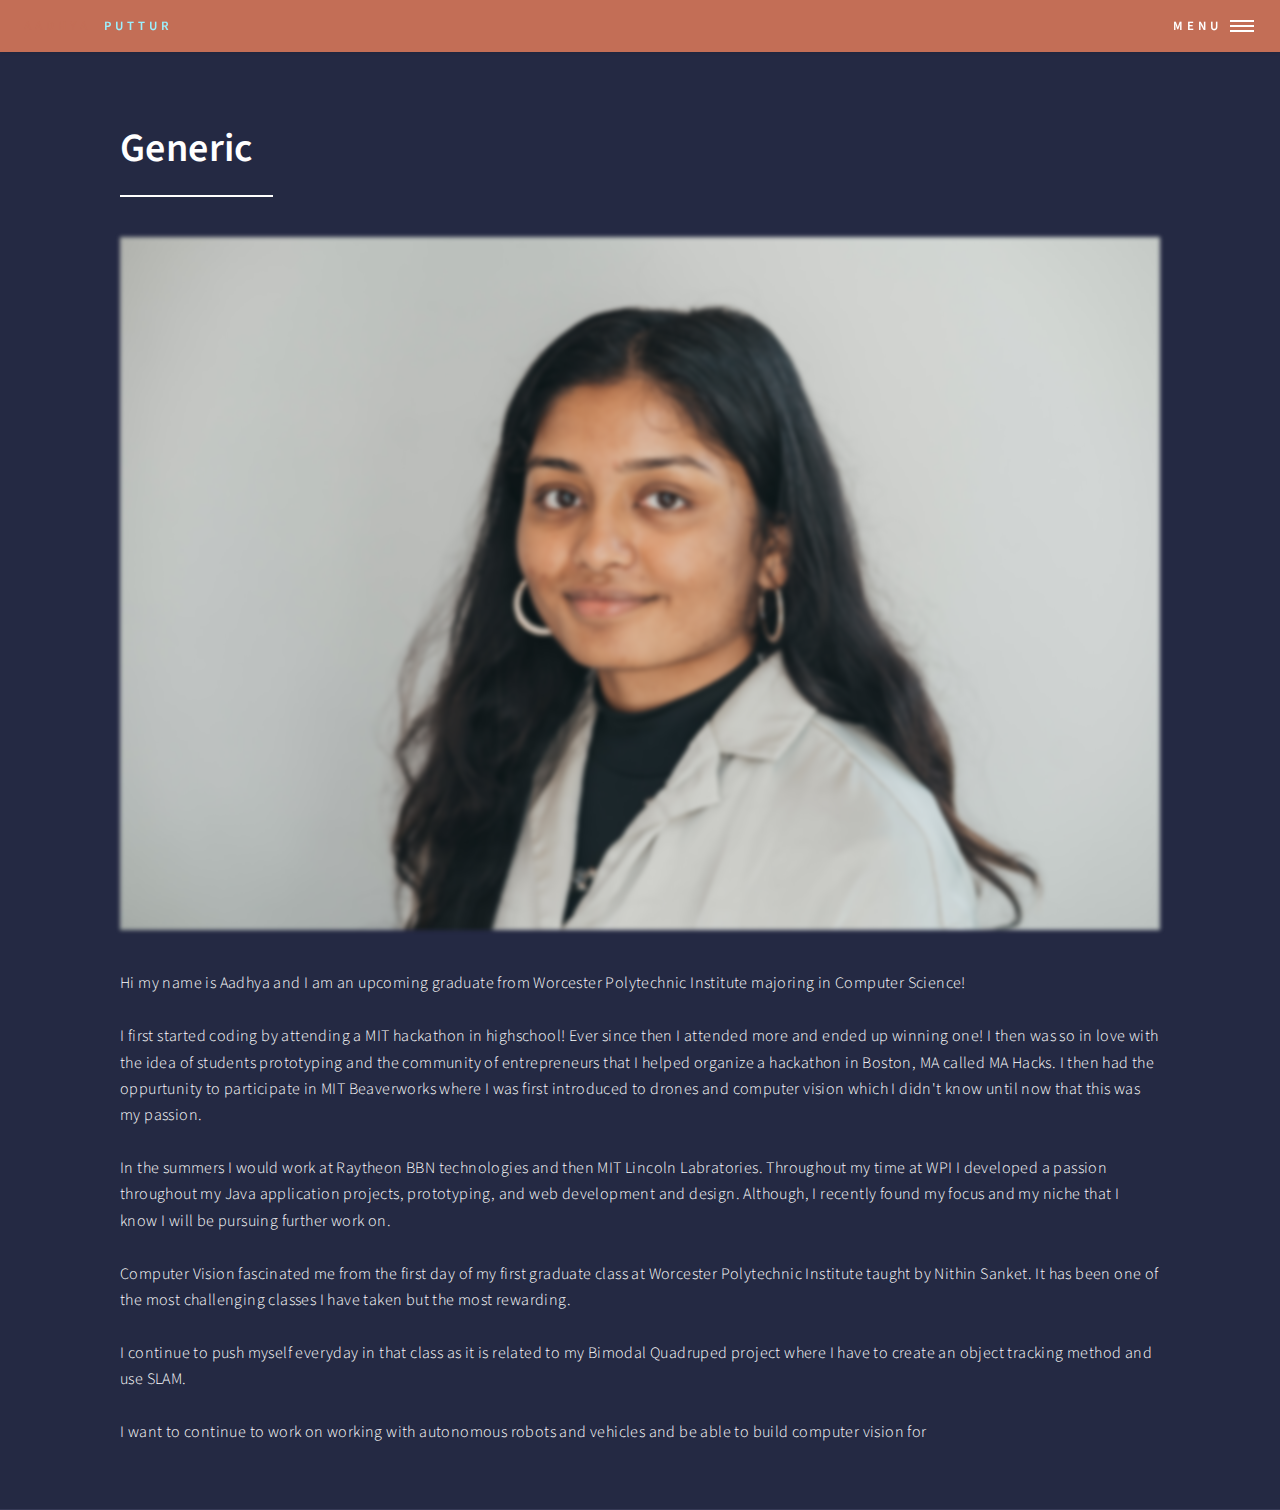
<file: generic.html>
<!DOCTYPE HTML>
<!--
	Forty by HTML5 UP
	html5up.net | @ajlkn
	Free for personal and commercial use under the CCA 3.0 license (html5up.net/license)
-->
<html>
	<head>
		<title>AboutMe</title>
		<meta charset="utf-8" />
		<meta name="viewport" content="width=device-width, initial-scale=1, user-scalable=no" />
		<link rel="stylesheet" href="assets/css/main.css" />
		<noscript><link rel="stylesheet" href="assets/css/noscript.css" /></noscript>
	</head>
	<body class="is-preload">

		<!-- Wrapper -->
			<div id="wrapper">

				<!-- Header -->
					<header id="header">
						<a href="index.html" class="logo"><strong>Aadhya</strong> <span>Puttur</span></a>
						<nav>
							<a href="#menu">Menu</a>
						</nav>
					</header>

				<!-- Menu -->
					<nav id="menu">
						<ul class="links">
							<li><a href="index.html">Home</a></li>
							<li><a href="landing.html">Landing</a></li>
							<li><a href="generic.html">Generic</a></li>
							<li><a href="elements.html">Elements</a></li>
						</ul>
						<ul class="actions stacked">
							<li><a href="#" class="button primary fit">Get Started</a></li>
							<li><a href="#" class="button fit">Log In</a></li>
						</ul>
					</nav>

				<!-- Main -->
					<div id="main" class="alt">

						<!-- One -->
							<section id="one">
								<div class="inner">
									<header class="major">
										<h1>Generic</h1>
									</header>
									<span class="image main"><img style=" filter: blur(2px);
										-webkit-filter: blur(2px);" src="images/prof2.jpg" alt="" /></span>
									<p> Hi my name is Aadhya and I am an upcoming graduate from Worcester Polytechnic Institute majoring in Computer Science! <br />


										<br/>

										I first started coding by attending a MIT hackathon in highschool! Ever since then I attended more and ended up winning one! I then was so in love with the idea of students prototyping and the community of entrepreneurs that I helped organize a hackathon in Boston, MA called MA Hacks. I then had the oppurtunity to participate in MIT Beaverworks where I was first introduced to drones and computer vision which I didn't know until now that this was my passion. 


										<br/>
										<br/>

										In the summers I would work at Raytheon BBN technologies and then MIT Lincoln Labratories. Throughout my time at WPI I developed a passion throughout my Java application projects, prototyping, and web development and design. Although, I recently found my focus and my niche that I know I will be pursuing further work on. 

										<br/>
										<br/>

										Computer Vision fascinated me from the first day of my first graduate class at Worcester Polytechnic Institute taught by Nithin Sanket. It has been one of the most challenging classes I have taken but the most rewarding. 

										<br/>
										<br/>

										I continue to push myself everyday in that class as it is related to my Bimodal Quadruped project where I have to create an object tracking method and use SLAM. 

										<br/>
										<br/>

										I want to continue to work on working with autonomous robots and vehicles and be able to build computer vision for 


										<br>
									</p>
								</div>
							</section>

					</div>


			

			</div>

		<!-- Scripts -->
			<script src="assets/js/jquery.min.js"></script>
			<script src="assets/js/jquery.scrolly.min.js"></script>
			<script src="assets/js/jquery.scrollex.min.js"></script>
			<script src="assets/js/browser.min.js"></script>
			<script src="assets/js/breakpoints.min.js"></script>
			<script src="assets/js/util.js"></script>
			<script src="assets/js/main.js"></script>

	</body>
</html>
</file>
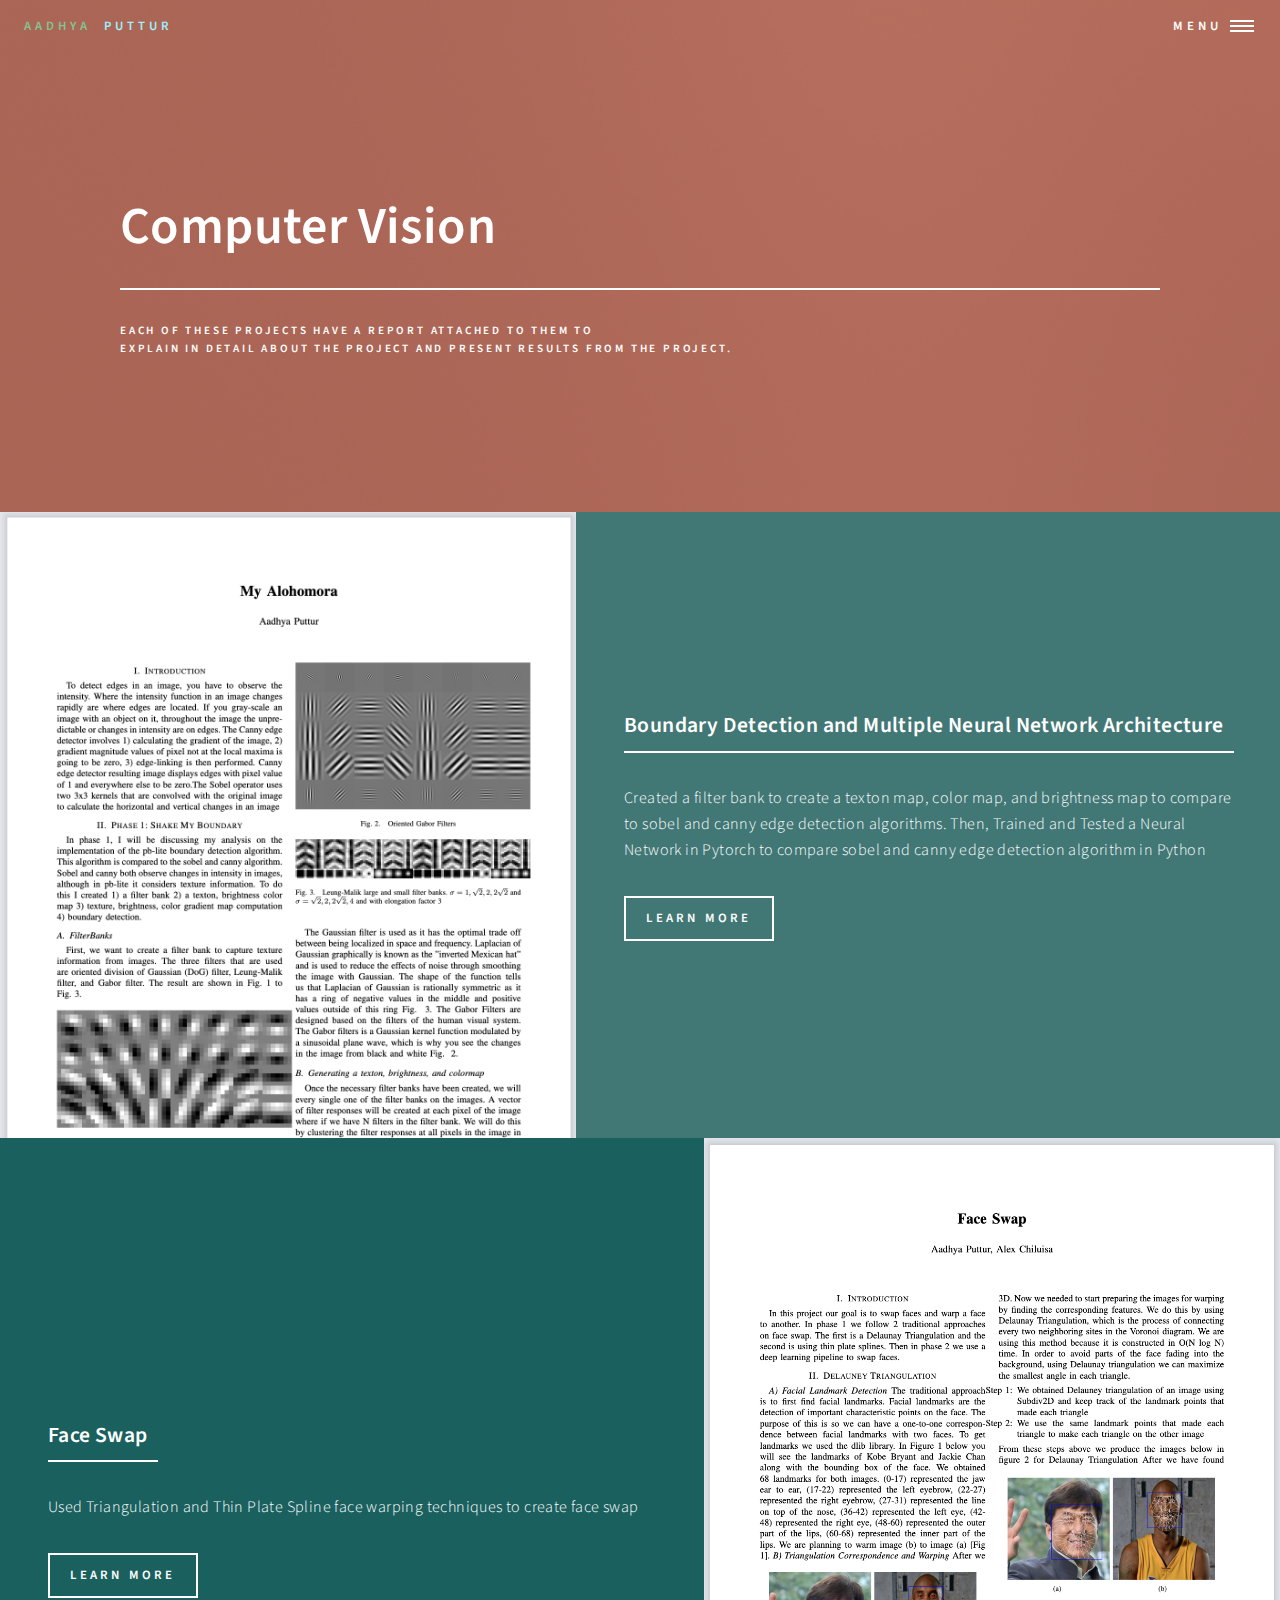
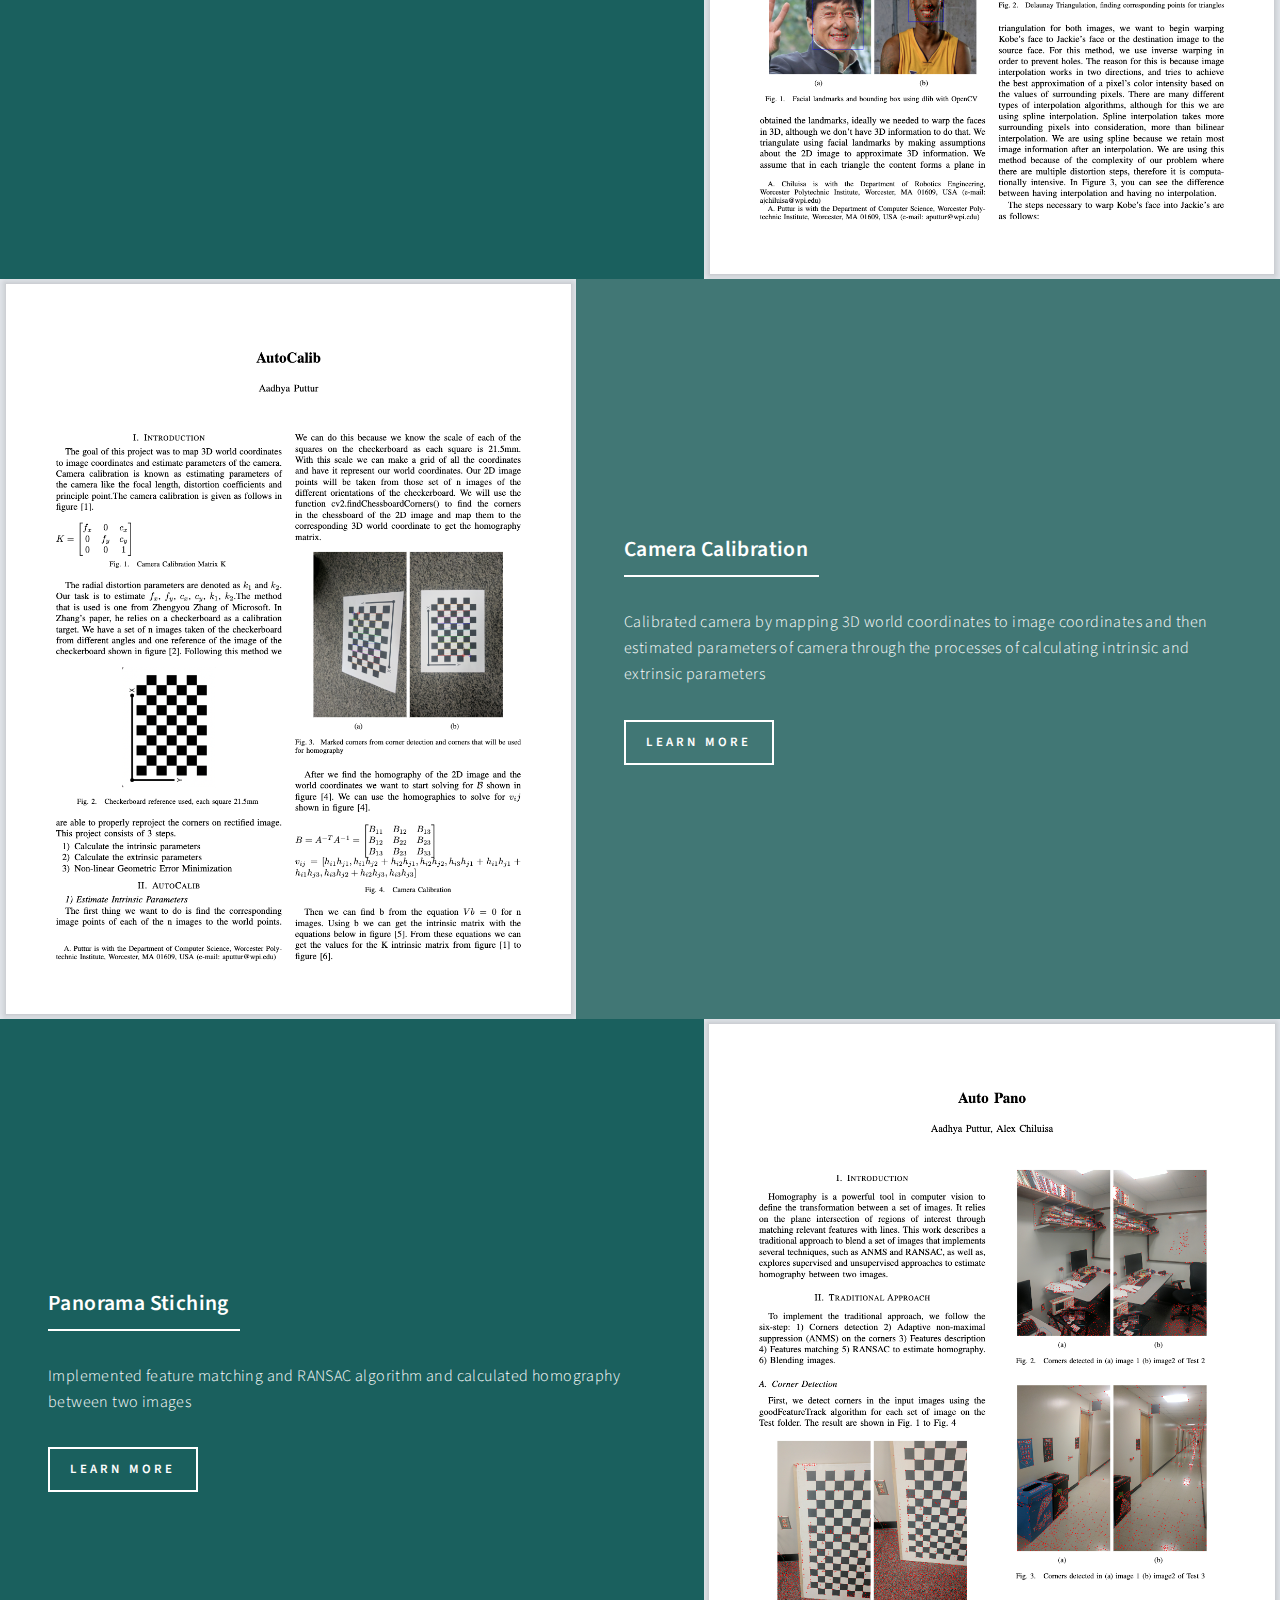
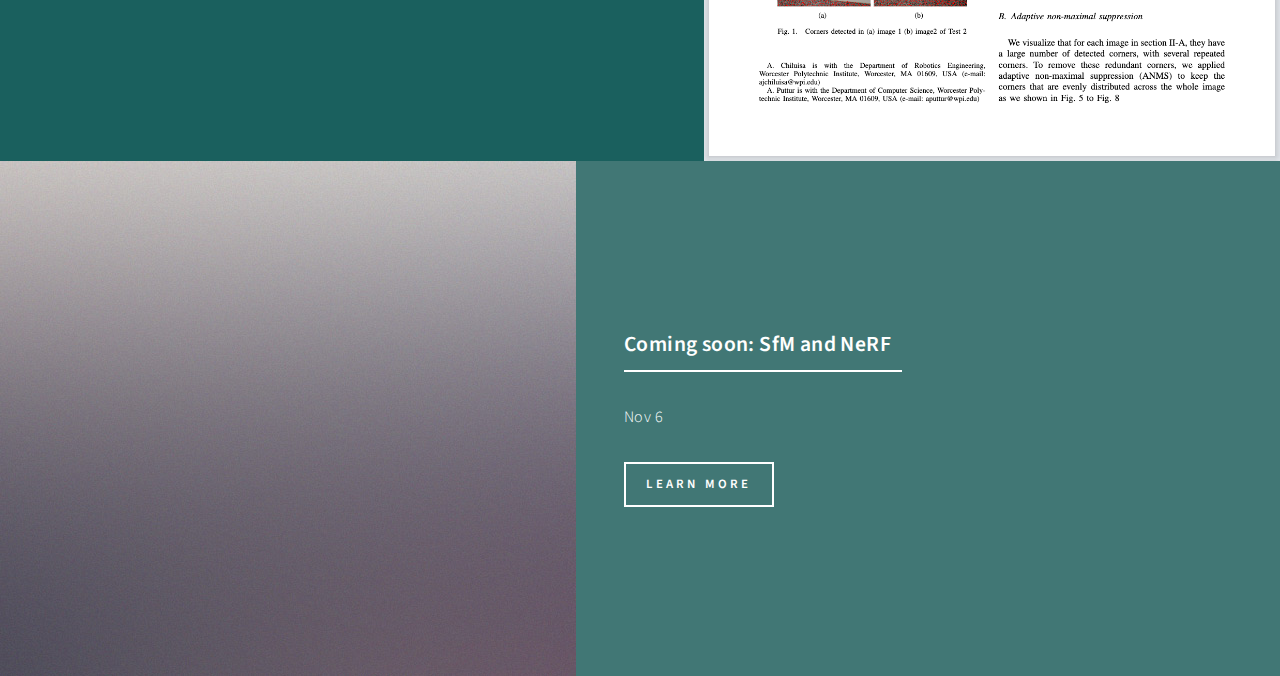
<file: landing.html>
<!DOCTYPE HTML>
<!--
	Forty by HTML5 UP
	html5up.net | @ajlkn
	Free for personal and commercial use under the CCA 3.0 license (html5up.net/license)
-->
<html>
	<head>
		<title>Computer Vision Projects</title>
		<meta charset="utf-8" />
		<meta name="viewport" content="width=device-width, initial-scale=1, user-scalable=no" />
		<link rel="stylesheet" href="assets/css/main.css" />
		<noscript><link rel="stylesheet" href="assets/css/noscript.css" /></noscript>
	</head>
	<body class="is-preload">

		<!-- Wrapper -->
			<div id="wrapper">

				<!-- Header -->
				<!-- Note: The "styleN" class below should match that of the banner element. -->
					<header id="header" class="alt style2">
						<a href="index.html" class="logo"><strong>Aadhya</strong> <span>Puttur</span></a>
						<nav>
							<a href="#menu">Menu</a>
						</nav>
					</header>

				<!-- Menu -->
					<nav id="menu">
						<ul class="links">
							<li><a href="index.html">Home</a></li>
							<li><a href="landing.html">Landing</a></li>
							<li><a href="generic.html">Generic</a></li>
							<li><a href="elements.html">Elements</a></li>
						</ul>
						<ul class="actions stacked">
							<li><a href="#" class="button primary fit">Get Started</a></li>
							<li><a href="#" class="button fit">Log In</a></li>
						</ul>
					</nav>

				<!-- Banner -->
				<!-- Note: The "styleN" class below should match that of the header element. -->
					<section id="banner" class="style2">
						<div class="inner">
							<span class="image">
								<img src="images/pic07.jpg" alt="" />
							</span>
							<header class="major">
								<h1>Computer Vision</h1>
							</header>
							<div class="content">
								<p>Each of these projects have a report attached to them to<br />
									explain in detail about the project and present results from the project.</p>
							</div>
						</div>
					</section>

				<!-- Main -->
					<div id="main">

					

						<!-- Two -->
							<section id="two" class="spotlights">
								<section>
									<a href="https://github.com/aadhyap/ImageFilters/tree/master/Phase1/Code" class="image">
										<img src="images/imagefilter.png" alt="" data-position="center center" />
									</a>
									<div class="content">
										<div class="inner">
											<header class="major">
												<h3>Boundary Detection and Multiple Neural Network Architecture</h3>
											</header>
											<p>Created a filter bank to create a texton map, color map, and brightness map to compare to sobel and canny edge detection algorithms. Then, Trained and Tested a Neural Network in Pytorch to compare sobel and canny edge detection algorithm in Python</p>
											<ul class="actions">
												<li><a href="generic.html" class="button">Learn more</a></li>
											</ul>
										</div>
									</div>
								</section>
								<section>
									<a href="https://github.com/aadhyap/FaceSwap" class="image">
										<img src="images/faceswap.png" alt="" data-position="top center" />
									</a>
									<div class="content">
										<div class="inner">
											<header class="major">
												<h3>Face Swap</h3>
											</header>
											<p>Used Triangulation and Thin Plate Spline face warping techniques to create face swap</p>
											<ul class="actions">
												<li><a href="https://github.com/aadhyap/FaceSwap" class="button">Learn more</a></li>
											</ul>
										</div>
									</div>
								</section>
								<section>
									<a href="https://github.com/aadhyap/AutoCalib" class="image">
										<img src="images/autocalib.png" alt="" data-position="25% 25%" />
									</a>
									<div class="content">
										<div class="inner">
											<header class="major">
												<h3>Camera Calibration</h3>
											</header>
											<p>Calibrated camera by mapping 3D world coordinates to image coordinates and then estimated parameters of camera through the processes of calculating intrinsic and extrinsic parameters</p>
											<ul class="actions">
												<li><a href="https://github.com/aadhyap/AutoCalib" class="button">Learn more</a></li>
											</ul>
										</div>
									</div>
								</section>
								<section>
									<a href="https://github.com/aadhyap/MyAutoPlane" class="image">
										<img src="images/autopane.png" alt="" data-position="25% 25%" />
									</a>
									<div class="content">
										<div class="inner">
											<header class="major">
												<h3>Panorama Stiching</h3>
											</header>
											<p>Implemented feature matching and RANSAC algorithm and calculated homography between two images</p>
											<ul class="actions">
												<li><a href="https://github.com/aadhyap/MyAutoPlane" class="button">Learn more</a></li>
											</ul>
										</div>
									</div>
								</section>
								<section>
									<a href="generic.html" class="image">
										<img src="images/pic10.jpg" alt="" data-position="25% 25%" />
									</a>
									<div class="content">
										<div class="inner">
											<header class="major">
												<h3>Coming soon: SfM and NeRF</h3>
											</header>
											<p>Nov 6</p>
											<ul class="actions">
												<li><a href="generic.html" class="button">Learn more</a></li>
											</ul>
										</div>
									</div>
								</section>
							</section>

						<!-- Three -->
							

		

			

			</div>

		<!-- Scripts -->
			<script src="assets/js/jquery.min.js"></script>
			<script src="assets/js/jquery.scrolly.min.js"></script>
			<script src="assets/js/jquery.scrollex.min.js"></script>
			<script src="assets/js/browser.min.js"></script>
			<script src="assets/js/breakpoints.min.js"></script>
			<script src="assets/js/util.js"></script>
			<script src="assets/js/main.js"></script>

	</body>
</html>
</file>
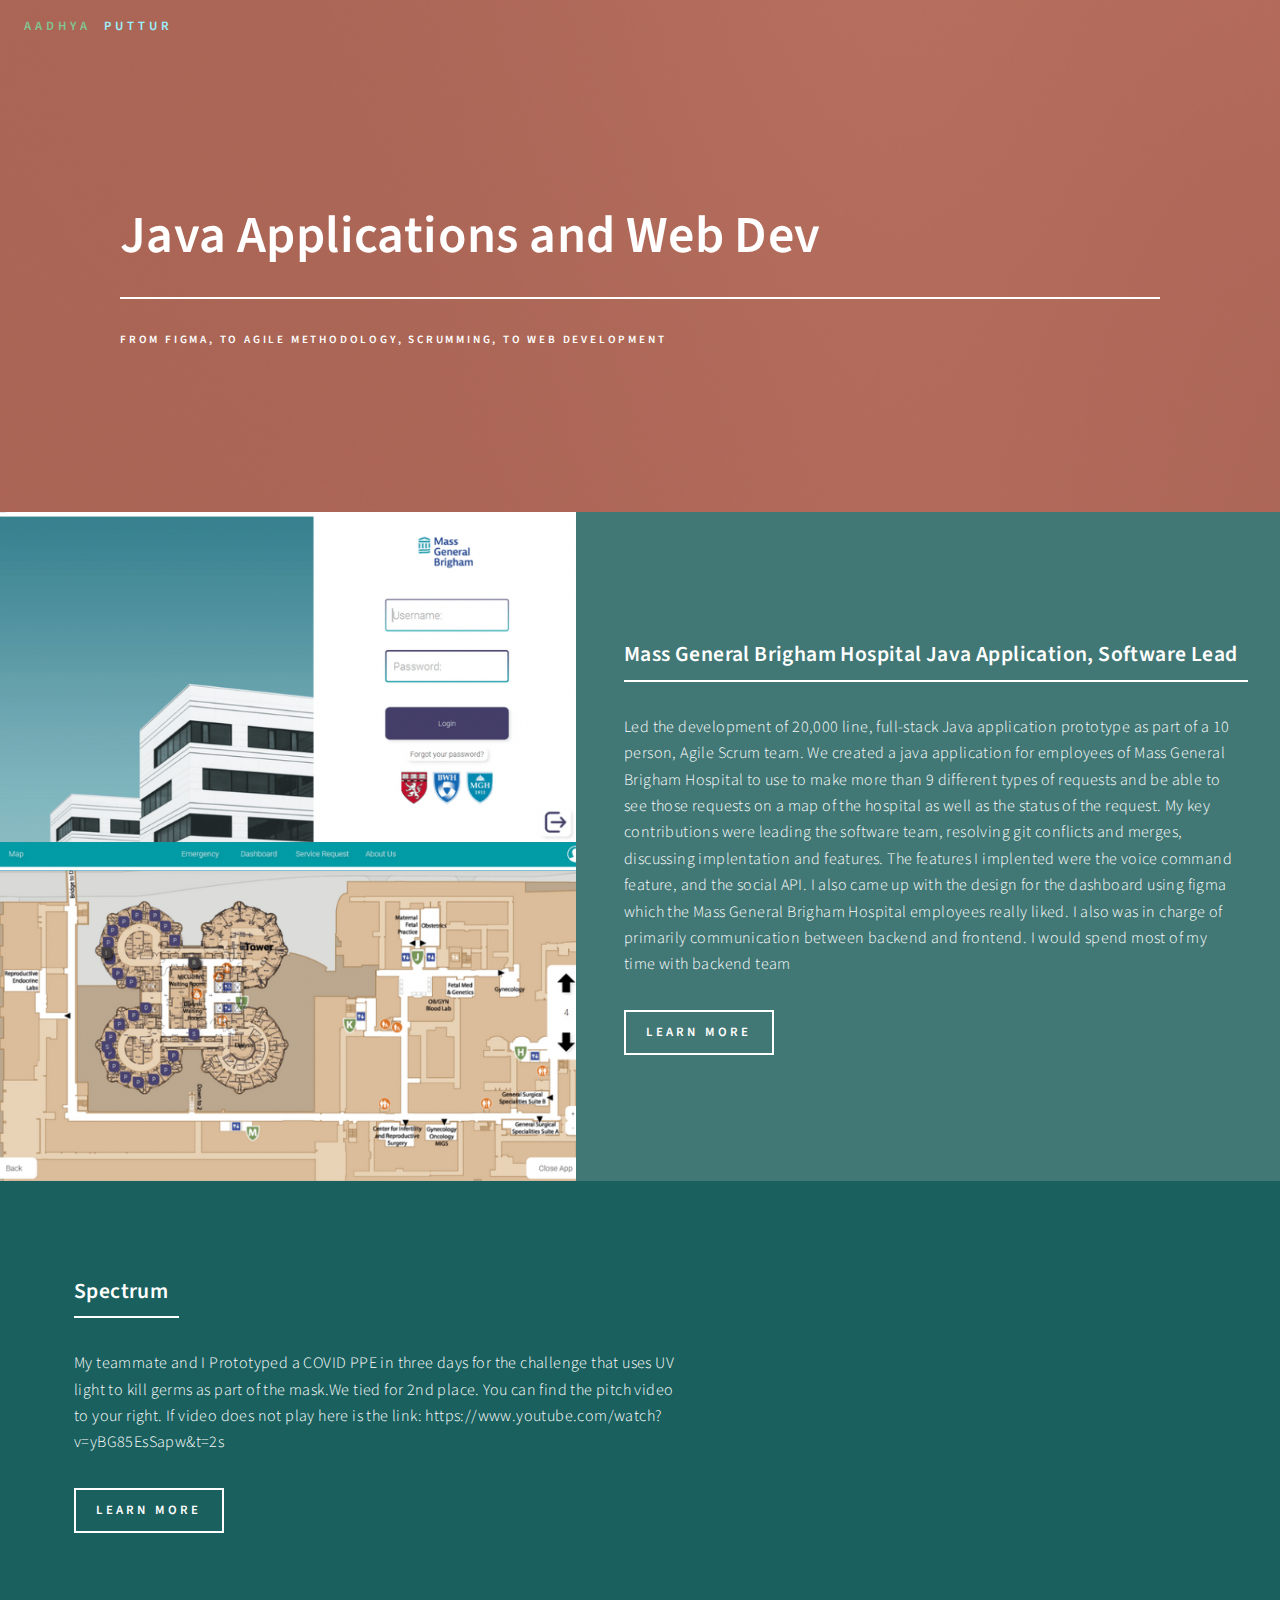
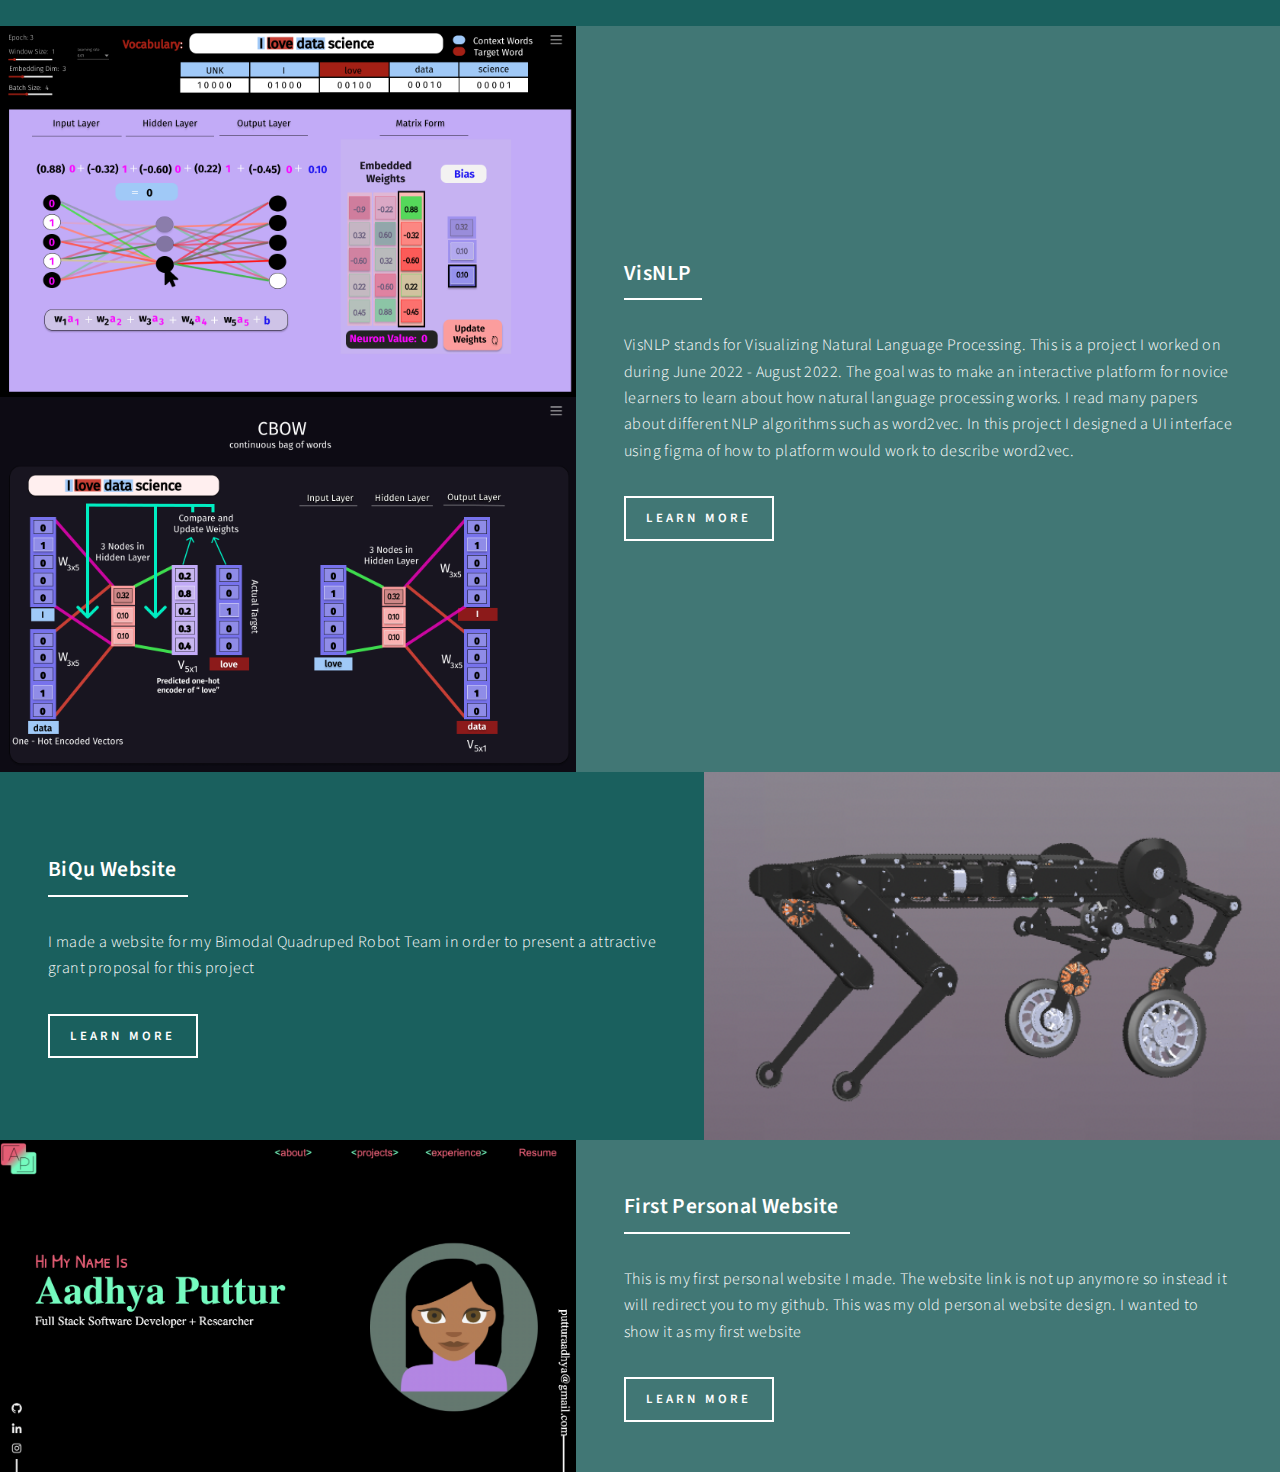
<file: webdev.html>
<!DOCTYPE HTML>
<!--
	Forty by HTML5 UP
	html5up.net | @ajlkn
	Free for personal and commercial use under the CCA 3.0 license (html5up.net/license)
-->
<html>
	<head>
		<title>Landing - Forty by HTML5 UP</title>
		<meta charset="utf-8" />
		<meta name="viewport" content="width=device-width, initial-scale=1, user-scalable=no" />
		<link rel="stylesheet" href="assets/css/main.css" />
		<noscript><link rel="stylesheet" href="assets/css/noscript.css" /></noscript>
	</head>
	<body class="is-preload">

		<!-- Wrapper -->
			<div id="wrapper">

				<!-- Header -->
				<!-- Note: The "styleN" class below should match that of the banner element. -->
					<header id="header" class="alt style2">
						<a href="index.html" class="logo"><strong>Aadhya</strong> <span>Puttur</span></a>
					
					</header>

				

				<!-- Banner -->
				<!-- Note: The "styleN" class below should match that of the header element. -->
					<section id="banner" class="style2">
						<div class="inner">
							<span class="image">
								<img src="images/pic07.jpg" alt="" />
							</span>
							<header class="major">
								<h1>Java Applications and Web Dev</h1>
							</header>
							<div class="content">
								<p>From figma, to Agile methodology, Scrumming, to web development<br />
								</p>
							</div>
						</div>
					</section>

				<!-- Main -->
					<div id="main">

						

						<!-- Two -->
							<section id="two" class="spotlights">
								<section>
									<a href="https://github.com/CS3733-D22-Team-A/AgileAngels" class="image">
										<img src="images/mgb.png" alt="" data-position="center center" />
										<img src="images/map.png" alt="" data-position="center center" />
									</a>
							
									<div class="content">
										<div class="inner">
											<header class="major">
												<h3>Mass General Brigham Hospital Java Application,  Software Lead</h3>
											</header>
											<p>Led the development of 20,000 line, full-stack Java application prototype as part of a 10 person, Agile Scrum team. We created a java application for employees of Mass General Brigham Hospital to use to make more than 9 different types of requests and be able to see those requests on a map of the hospital as well as the status of the request. My key contributions were leading the software team, resolving git conflicts and merges, discussing implentation and features. The features I implented were the voice command feature, and the social API. I also came up with the design for the dashboard using figma which the Mass General Brigham Hospital employees really liked. I also was in charge of primarily communication between backend and frontend. I would spend most of my time with backend team</p>
											<ul class="actions">
												<li><a href="https://github.com/CS3733-D22-Team-A/AgileAngels" class="button">Learn more</a></li>
											</ul>
										</div>
									</div>
								</section>

								<section>
							
										
									</a>
									<iframe width="550" height="445"
src="https://www.youtube.com/embed/BG85EsSapw&t=2s">
</iframe>
									<div class="content">
										<div class="inner">
											<header class="major">
												<h3>Spectrum</h3>
											</header>
											<p>My teammate and I Prototyped a COVID PPE in three days for the challenge that uses UV light to kill germs as part of the mask.We tied for 2nd place. You can find the pitch video to your right. If video does not play here is the link: https://www.youtube.com/watch?v=yBG85EsSapw&t=2s</p>
											<ul class="actions">
												<li><a class="button">Learn more</a></li>
											</ul>
										</div>
									</div>
								</section>
				

								

								
								<section>
									<a href="https://drive.google.com/file/d/1zwasyQhhs_Qs5VAtP5j_s1NgRMPhhgaV/view?usp=sharing" class="image">
										<img src="images/VisNLP2.png" alt="" data-position="center center" />
										<img src="images/VisNLP.png" alt="" data-position="center center" />
									</a>
									<div class="content">
										<div class="inner">
											<header class="major">
												<h3>VisNLP</h3>
											</header>
											<p>VisNLP stands for Visualizing Natural Language Processing. This is a project I worked on during June 2022 - August 2022. The goal was to make an interactive platform for novice learners to learn about how natural language processing works. I read many papers about different NLP algorithms such as word2vec. In this project I designed a UI interface using figma of how to platform would work to describe word2vec.</p>
											<ul class="actions">
												<li><a href="https://drive.google.com/file/d/1zwasyQhhs_Qs5VAtP5j_s1NgRMPhhgaV/view?usp=sharing" class="button">Learn more</a></li>
											</ul>
										</div>
									</div>
								</section>
								<section>
									<a href="generic.html" class="image">
										<img src="images/4legged.png" alt="" data-position="25% 25%" />
									</a>
									<div class="content">
										<div class="inner">
											<header class="major">
												<h3>BiQu Website</h3>
											</header>
											<p> I made a website for my Bimodal Quadruped Robot Team in order to present a attractive grant proposal for this project</p>
											<ul class="actions">
												<li><a href="https://users.wpi.edu/~mmaghelih/BiQu.html" class="button">Learn more</a></li>
											</ul>
										</div>
									</div>
								</section>
								<section>
									<a href="https://github.com/aadhyap/aadhyaputtur" class="image">
										<img src="images/pweb.png" alt="" data-position="25% 25%" />
									</a>
									<div class="content">
										<div class="inner">
											<header class="major">
												<h3>First Personal Website</h3>
											</header>
											<p> This is my first personal website I made. The website link is not up anymore so instead it will redirect you to my github. This was my old personal website design. I wanted to show it as my first website</p>
											<ul class="actions">
												<li><a href="https://github.com/aadhyap/aadhyaputtur" class="button">Learn more</a></li>
											</ul>
										</div>
									</div>
								</section>
							</section>

						<!-- Three -->
							

					</div>


					

		<!-- Scripts -->
			<script src="assets/js/jquery.min.js"></script>
			<script src="assets/js/jquery.scrolly.min.js"></script>
			<script src="assets/js/jquery.scrollex.min.js"></script>
			<script src="assets/js/browser.min.js"></script>
			<script src="assets/js/breakpoints.min.js"></script>
			<script src="assets/js/util.js"></script>
			<script src="assets/js/main.js"></script>

	</body>
</html>
</file>
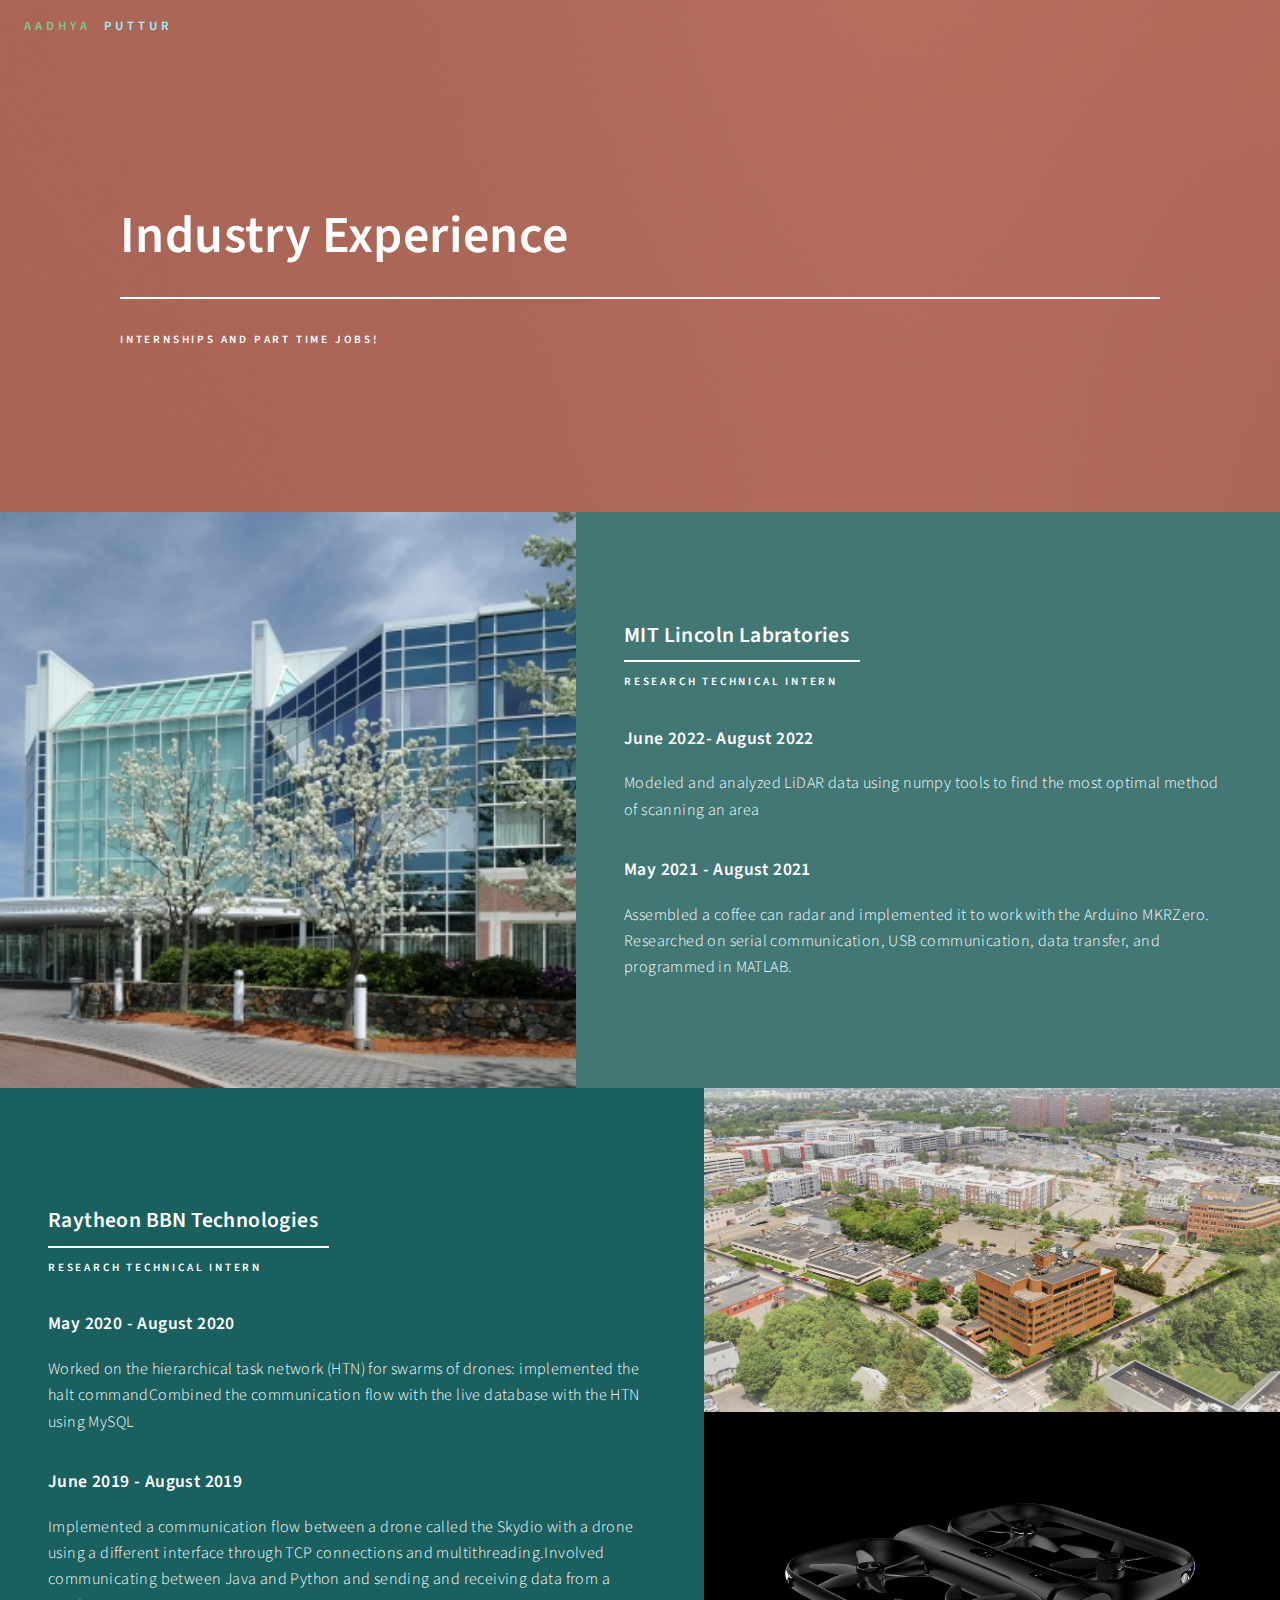
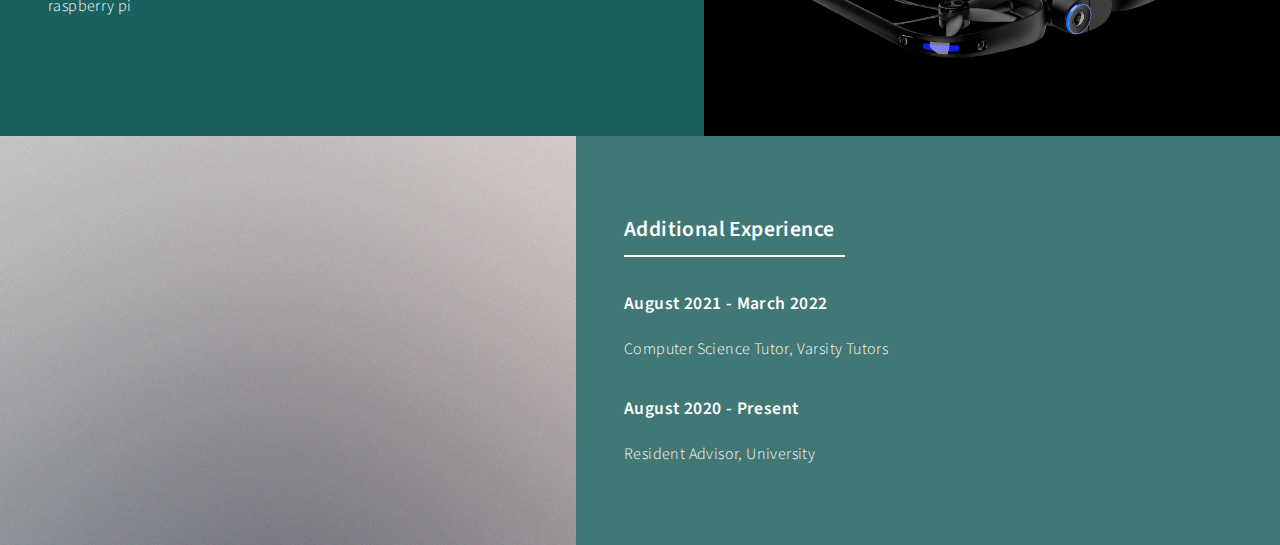
<file: work.html>
<!DOCTYPE HTML>
<!--
	Forty by HTML5 UP
	html5up.net | @ajlkn
	Free for personal and commercial use under the CCA 3.0 license (html5up.net/license)
-->
<html>
	<head>
		<title>Computer Vision Projects</title>
		<meta charset="utf-8" />
		<meta name="viewport" content="width=device-width, initial-scale=1, user-scalable=no" />
		<link rel="stylesheet" href="assets/css/main.css" />
		<noscript><link rel="stylesheet" href="assets/css/noscript.css" /></noscript>
	</head>
	<body class="is-preload">

		<!-- Wrapper -->
			<div id="wrapper">

				<!-- Header -->
				<!-- Note: The "styleN" class below should match that of the banner element. -->
					<header id="header" class="alt style2">
						<a href="index.html" class="logo"><strong>Aadhya</strong> <span>Puttur</span></a>
					
					</header>

				

				<!-- Banner -->
				<!-- Note: The "styleN" class below should match that of the header element. -->
					<section id="banner" class="style2">
						<div class="inner">
							<span class="image">
								<img src="images/pic07.jpg" alt="" />
							</span>
							<header class="major">
								<h1>Industry Experience</h1>
							</header>
							<div class="content">
								<p>Internships and part time jobs!<br /></p>
							</div>
						</div>
					</section>

				<!-- Main -->
					<div id="main">

					

						<!-- Two -->
							<section id="two" class="spotlights">
								<section>
									<a href="generic.html" class="image">
										<img src="images/labs.jpeg" alt="" data-position="center center" />
									</a>
									<div class="content">
										<div class="inner">
											<header class="major">
												<h3>MIT Lincoln Labratories</h3>
												<p>Research Technical Intern</p>
												
											</header>
											<h4>June 2022- August 2022</h4><p>Modeled and analyzed LiDAR data using numpy tools to find the most optimal method of scanning an area
											</p>
											<h4>May 2021 - August 2021</h4><p>Assembled a coffee can radar and implemented it to work with the Arduino MKRZero. Researched on serial communication, USB communication, data transfer, and  programmed in MATLAB. 
												</p>
											
										</div>
									</div>
								</section>
								<section>
									<a href="https://github.com/aadhyap/FaceSwap" class="image">
										<img src="images/camb.jpeg" alt="" data-position="top center" />
										<img src="images/skydio.jpeg" alt="" data-position="top center" />
										
									</a>
									<div class="content">
										<div class="inner">
											<header class="major">
												<h3>Raytheon BBN Technologies</h3>
												<p>Research Technical Intern</p>
												
											</header>
											<h4>May 2020 - August 2020</h4><p>Worked on the hierarchical task network (HTN) for swarms of drones: implemented the halt commandCombined the communication flow with the live database with the HTN using MySQL
											</p>
											<h4>June 2019 - August 2019</h4><p>Implemented a communication flow between a drone called the Skydio with a drone using a different interface through TCP connections and multithreading.Involved communicating between Java and Python and sending and receiving data from a raspberry pi
												 
												</p>
											
										</div>
									</div>
								</section>
								<section>
									<a href="#" class="image">
										<img src="images/pic01.jpg" alt="" data-position="25% 25%" />
									</a>
									<div class="content">
										<div class="inner">
											<header class="major">
												<h3>Additional Experience</h3>
					
												
											</header>
											<h4>August 2021 - March 2022</h4><p>Computer Science Tutor, Varsity Tutors
											</p>
											<h4>August 2020 - Present</h4><p>Resident Advisor, University
							
												</p>
										</div>
									</div>
								</section>
								
							</section>

						<!-- Three -->
							


				

			</div>

		<!-- Scripts -->
			<script src="assets/js/jquery.min.js"></script>
			<script src="assets/js/jquery.scrolly.min.js"></script>
			<script src="assets/js/jquery.scrollex.min.js"></script>
			<script src="assets/js/browser.min.js"></script>
			<script src="assets/js/breakpoints.min.js"></script>
			<script src="assets/js/util.js"></script>
			<script src="assets/js/main.js"></script>

	</body>
</html>
</file>
<file: assets/css/noscript.css>
/*
	Forty by HTML5 UP
	html5up.net | @ajlkn
	Free for personal and commercial use under the CCA 3.0 license (html5up.net/license)
*/

/* Banner */

	body.is-preload #banner:after {
		opacity: 0.85;
	}

	body.is-preload #banner > .inner {
		-moz-filter: none;
		-webkit-filter: none;
		-ms-filter: none;
		filter: none;
		-moz-transform: none;
		-webkit-transform: none;
		-ms-transform: none;
		transform: none;
		opacity: 1;
	}
</file>
<file: assets/css/main.css>
@import url(fontawesome-all.min.css);
@import url("https://fonts.googleapis.com/css?family=Source+Sans+Pro:300,300italic,600,600italic");

/*
	Forty by HTML5 UP
	html5up.net | @ajlkn
	Free for personal and commercial use under the CCA 3.0 license (html5up.net/license)
*/

html, body, div, span, applet, object,
iframe, h1, h2, h3, h4, h5, h6, p, blockquote,
pre, a, abbr, acronym, address, big, cite,
code, del, dfn, em, img, ins, kbd, q, s, samp,
small, strike, strong, sub, sup, tt, var, b,
u, i, center, dl, dt, dd, ol, ul, li, fieldset,
form, label, legend, table, caption, tbody,
tfoot, thead, tr, th, td, article, aside,
canvas, details, embed, figure, figcaption,
footer, header, hgroup, menu, nav, output, ruby,
section, summary, time, mark, audio, video {
	margin: 0;
	padding: 0;
	border: 0;
	font-size: 100%;
	font: inherit;
	vertical-align: baseline;}

article, aside, details, figcaption, figure,
footer, header, hgroup, menu, nav, section {
	display: block;}

body {
	line-height: 1;
}

ol, ul {
	list-style: none;
}

blockquote, q {
	quotes: none;
}

	blockquote:before, blockquote:after, q:before, q:after {
		content: '';
		content: none;
	}

table {
	border-collapse: collapse;
	border-spacing: 0;
}

body {
	-webkit-text-size-adjust: none;
}

mark {
	background-color: transparent;
	color: inherit;
}

input::-moz-focus-inner {
	border: 0;
	padding: 0;
}

input, select, textarea {
	-moz-appearance: none;
	-webkit-appearance: none;
	-ms-appearance: none;
	appearance: none;
}

/* Basic */

	@-ms-viewport {
		width: device-width;
	}

	body {
		-ms-overflow-style: scrollbar;
	}

	@media screen and (max-width: 480px) {

		html, body {
			min-width: 320px;
		}

	}

	html {
		box-sizing: border-box;
	}

	*, *:before, *:after {
		box-sizing: inherit;
	}

	body {
		background: #242943;
	}

		body.is-preload *, body.is-preload *:before, body.is-preload *:after {
			-moz-animation: none !important;
			-webkit-animation: none !important;
			-ms-animation: none !important;
			animation: none !important;
			-moz-transition: none !important;
			-webkit-transition: none !important;
			-ms-transition: none !important;
			transition: none !important;
		}

/* Type */

	body, input, select, textarea {
		color: #ffffff;
		font-family: "Source Sans Pro", Helvetica, sans-serif;
		font-size: 17pt;
		font-weight: 300;
		letter-spacing: 0.025em;
		line-height: 1.65;
	}

		@media screen and (max-width: 1680px) {

			body, input, select, textarea {
				font-size: 14pt;
			}

		}

		@media screen and (max-width: 1280px) {

			body, input, select, textarea {
				font-size: 12pt;
			}

		}

		@media screen and (max-width: 360px) {

			body, input, select, textarea {
				font-size: 11pt;
			}

		}

	a {
		-moz-transition: color 0.2s ease-in-out, border-bottom-color 0.2s ease-in-out;
		-webkit-transition: color 0.2s ease-in-out, border-bottom-color 0.2s ease-in-out;
		-ms-transition: color 0.2s ease-in-out, border-bottom-color 0.2s ease-in-out;
		transition: color 0.2s ease-in-out, border-bottom-color 0.2s ease-in-out;
		border-bottom: dotted 1px;
		color: inherit;
		text-decoration: none;
	}

		a:hover {
			border-bottom-color: transparent;
			color: #9bf1ff !important;
		}

		a:active {
			color: #53e3fb !important;
		}

	strong, b {
		color: #ffffff;
		font-weight: 600;
	}

	em, i {
		font-style: italic;
	}

	p {
		margin: 0 0 2em 0;
	}

	h1, h2, h3, h4, h5, h6 {
		color: #ffffff;
		font-weight: 600;
		line-height: 1.65;
		margin: 0 0 1em 0;
	}

		h1 a, h2 a, h3 a, h4 a, h5 a, h6 a {
			color: inherit;
			border-bottom: 0;
		}

	h1 {
		font-size: 2.5em;
	}

	h2 {
		font-size: 1.75em;
	}

	h3 {
		font-size: 1.35em;
	}

	h4 {
		font-size: 1.1em;
	}

	h5 {
		font-size: 0.9em;
	}

	h6 {
		font-size: 0.7em;
	}

	@media screen and (max-width: 736px) {

		h1 {
			font-size: 2em;
		}

		h2 {
			font-size: 1.5em;
		}

		h3 {
			font-size: 1.25em;
		}

	}

	sub {
		font-size: 0.8em;
		position: relative;
		top: 0.5em;
	}

	sup {
		font-size: 0.8em;
		position: relative;
		top: -0.5em;
	}

	blockquote {
		border-left: solid 4px rgba(212, 212, 255, 0.1);
		font-style: italic;
		margin: 0 0 2em 0;
		padding: 0.5em 0 0.5em 2em;
	}

	code {
		background: rgba(212, 212, 255, 0.035);
		font-family: "Courier New", monospace;
		font-size: 0.9em;
		margin: 0 0.25em;
		padding: 0.25em 0.65em;
	}

	pre {
		-webkit-overflow-scrolling: touch;
		font-family: "Courier New", monospace;
		font-size: 0.9em;
		margin: 0 0 2em 0;
	}

		pre code {
			display: block;
			line-height: 1.75;
			padding: 1em 1.5em;
			overflow-x: auto;
		}

	hr {
		border: 0;
		border-bottom: solid 1px rgba(212, 212, 255, 0.1);
		margin: 2em 0;
	}

		hr.major {
			margin: 3em 0;
		}

	.align-left {
		text-align: left;
	}

	.align-center {
		text-align: center;
	}

	.align-right {
		text-align: right;
	}

/* Row */

	.row {
		display: flex;
		flex-wrap: wrap;
		box-sizing: border-box;
		align-items: stretch;
	}

		.row > * {
			box-sizing: border-box;
		}

		.row.gtr-uniform > * > :last-child {
			margin-bottom: 0;
		}

		.row.aln-left {
			justify-content: flex-start;
		}

		.row.aln-center {
			justify-content: center;
		}

		.row.aln-right {
			justify-content: flex-end;
		}

		.row.aln-top {
			align-items: flex-start;
		}

		.row.aln-middle {
			align-items: center;
		}

		.row.aln-bottom {
			align-items: flex-end;
		}

		.row > .imp {
			order: -1;
		}

		.row > .col-1 {
			width: 8.33333%;
		}

		.row > .off-1 {
			margin-left: 8.33333%;
		}

		.row > .col-2 {
			width: 16.66667%;
		}

		.row > .off-2 {
			margin-left: 16.66667%;
		}

		.row > .col-3 {
			width: 25%;
		}

		.row > .off-3 {
			margin-left: 25%;
		}

		.row > .col-4 {
			width: 33.33333%;
		}

		.row > .off-4 {
			margin-left: 33.33333%;
		}

		.row > .col-5 {
			width: 41.66667%;
		}

		.row > .off-5 {
			margin-left: 41.66667%;
		}

		.row > .col-6 {
			width: 50%;
		}

		.row > .off-6 {
			margin-left: 50%;
		}

		.row > .col-7 {
			width: 58.33333%;
		}

		.row > .off-7 {
			margin-left: 58.33333%;
		}

		.row > .col-8 {
			width: 66.66667%;
		}

		.row > .off-8 {
			margin-left: 66.66667%;
		}

		.row > .col-9 {
			width: 75%;
		}

		.row > .off-9 {
			margin-left: 75%;
		}

		.row > .col-10 {
			width: 83.33333%;
		}

		.row > .off-10 {
			margin-left: 83.33333%;
		}

		.row > .col-11 {
			width: 91.66667%;
		}

		.row > .off-11 {
			margin-left: 91.66667%;
		}

		.row > .col-12 {
			width: 100%;
		}

		.row > .off-12 {
			margin-left: 100%;
		}

		.row.gtr-0 {
			margin-top: 0;
			margin-left: 0em;
		}

			.row.gtr-0 > * {
				padding: 0 0 0 0em;
			}

			.row.gtr-0.gtr-uniform {
				margin-top: 0em;
			}

				.row.gtr-0.gtr-uniform > * {
					padding-top: 0em;
				}

		.row.gtr-25 {
			margin-top: 0;
			margin-left: -0.5em;
		}

			.row.gtr-25 > * {
				padding: 0 0 0 0.5em;
			}

			.row.gtr-25.gtr-uniform {
				margin-top: -0.5em;
			}

				.row.gtr-25.gtr-uniform > * {
					padding-top: 0.5em;
				}

		.row.gtr-50 {
			margin-top: 0;
			margin-left: -1em;
		}

			.row.gtr-50 > * {
				padding: 0 0 0 1em;
			}

			.row.gtr-50.gtr-uniform {
				margin-top: -1em;
			}

				.row.gtr-50.gtr-uniform > * {
					padding-top: 1em;
				}

		.row {
			margin-top: 0;
			margin-left: -2em;
		}

			.row > * {
				padding: 0 0 0 2em;
			}

			.row.gtr-uniform {
				margin-top: -2em;
			}

				.row.gtr-uniform > * {
					padding-top: 2em;
				}

		.row.gtr-150 {
			margin-top: 0;
			margin-left: -3em;
		}

			.row.gtr-150 > * {
				padding: 0 0 0 3em;
			}

			.row.gtr-150.gtr-uniform {
				margin-top: -3em;
			}

				.row.gtr-150.gtr-uniform > * {
					padding-top: 3em;
				}

		.row.gtr-200 {
			margin-top: 0;
			margin-left: -4em;
		}

			.row.gtr-200 > * {
				padding: 0 0 0 4em;
			}

			.row.gtr-200.gtr-uniform {
				margin-top: -4em;
			}

				.row.gtr-200.gtr-uniform > * {
					padding-top: 4em;
				}

		@media screen and (max-width: 1680px) {

			.row {
				display: flex;
				flex-wrap: wrap;
				box-sizing: border-box;
				align-items: stretch;
			}

				.row > * {
					box-sizing: border-box;
				}

				.row.gtr-uniform > * > :last-child {
					margin-bottom: 0;
				}

				.row.aln-left {
					justify-content: flex-start;
				}

				.row.aln-center {
					justify-content: center;
				}

				.row.aln-right {
					justify-content: flex-end;
				}

				.row.aln-top {
					align-items: flex-start;
				}

				.row.aln-middle {
					align-items: center;
				}

				.row.aln-bottom {
					align-items: flex-end;
				}

				.row > .imp-xlarge {
					order: -1;
				}

				.row > .col-1-xlarge {
					width: 8.33333%;
				}

				.row > .off-1-xlarge {
					margin-left: 8.33333%;
				}

				.row > .col-2-xlarge {
					width: 16.66667%;
				}

				.row > .off-2-xlarge {
					margin-left: 16.66667%;
				}

				.row > .col-3-xlarge {
					width: 25%;
				}

				.row > .off-3-xlarge {
					margin-left: 25%;
				}

				.row > .col-4-xlarge {
					width: 33.33333%;
				}

				.row > .off-4-xlarge {
					margin-left: 33.33333%;
				}

				.row > .col-5-xlarge {
					width: 41.66667%;
				}

				.row > .off-5-xlarge {
					margin-left: 41.66667%;
				}

				.row > .col-6-xlarge {
					width: 50%;
				}

				.row > .off-6-xlarge {
					margin-left: 50%;
				}

				.row > .col-7-xlarge {
					width: 58.33333%;
				}

				.row > .off-7-xlarge {
					margin-left: 58.33333%;
				}

				.row > .col-8-xlarge {
					width: 66.66667%;
				}

				.row > .off-8-xlarge {
					margin-left: 66.66667%;
				}

				.row > .col-9-xlarge {
					width: 75%;
				}

				.row > .off-9-xlarge {
					margin-left: 75%;
				}

				.row > .col-10-xlarge {
					width: 83.33333%;
				}

				.row > .off-10-xlarge {
					margin-left: 83.33333%;
				}

				.row > .col-11-xlarge {
					width: 91.66667%;
				}

				.row > .off-11-xlarge {
					margin-left: 91.66667%;
				}

				.row > .col-12-xlarge {
					width: 100%;
				}

				.row > .off-12-xlarge {
					margin-left: 100%;
				}

				.row.gtr-0 {
					margin-top: 0;
					margin-left: 0em;
				}

					.row.gtr-0 > * {
						padding: 0 0 0 0em;
					}

					.row.gtr-0.gtr-uniform {
						margin-top: 0em;
					}

						.row.gtr-0.gtr-uniform > * {
							padding-top: 0em;
						}

				.row.gtr-25 {
					margin-top: 0;
					margin-left: -0.5em;
				}

					.row.gtr-25 > * {
						padding: 0 0 0 0.5em;
					}

					.row.gtr-25.gtr-uniform {
						margin-top: -0.5em;
					}

						.row.gtr-25.gtr-uniform > * {
							padding-top: 0.5em;
						}

				.row.gtr-50 {
					margin-top: 0;
					margin-left: -1em;
				}

					.row.gtr-50 > * {
						padding: 0 0 0 1em;
					}

					.row.gtr-50.gtr-uniform {
						margin-top: -1em;
					}

						.row.gtr-50.gtr-uniform > * {
							padding-top: 1em;
						}

				.row {
					margin-top: 0;
					margin-left: -2em;
				}

					.row > * {
						padding: 0 0 0 2em;
					}

					.row.gtr-uniform {
						margin-top: -2em;
					}

						.row.gtr-uniform > * {
							padding-top: 2em;
						}

				.row.gtr-150 {
					margin-top: 0;
					margin-left: -3em;
				}

					.row.gtr-150 > * {
						padding: 0 0 0 3em;
					}

					.row.gtr-150.gtr-uniform {
						margin-top: -3em;
					}

						.row.gtr-150.gtr-uniform > * {
							padding-top: 3em;
						}

				.row.gtr-200 {
					margin-top: 0;
					margin-left: -4em;
				}

					.row.gtr-200 > * {
						padding: 0 0 0 4em;
					}

					.row.gtr-200.gtr-uniform {
						margin-top: -4em;
					}

						.row.gtr-200.gtr-uniform > * {
							padding-top: 4em;
						}

		}

		@media screen and (max-width: 1280px) {

			.row {
				display: flex;
				flex-wrap: wrap;
				box-sizing: border-box;
				align-items: stretch;
			}

				.row > * {
					box-sizing: border-box;
				}

				.row.gtr-uniform > * > :last-child {
					margin-bottom: 0;
				}

				.row.aln-left {
					justify-content: flex-start;
				}

				.row.aln-center {
					justify-content: center;
				}

				.row.aln-right {
					justify-content: flex-end;
				}

				.row.aln-top {
					align-items: flex-start;
				}

				.row.aln-middle {
					align-items: center;
				}

				.row.aln-bottom {
					align-items: flex-end;
				}

				.row > .imp-large {
					order: -1;
				}

				.row > .col-1-large {
					width: 8.33333%;
				}

				.row > .off-1-large {
					margin-left: 8.33333%;
				}

				.row > .col-2-large {
					width: 16.66667%;
				}

				.row > .off-2-large {
					margin-left: 16.66667%;
				}

				.row > .col-3-large {
					width: 25%;
				}

				.row > .off-3-large {
					margin-left: 25%;
				}

				.row > .col-4-large {
					width: 33.33333%;
				}

				.row > .off-4-large {
					margin-left: 33.33333%;
				}

				.row > .col-5-large {
					width: 41.66667%;
				}

				.row > .off-5-large {
					margin-left: 41.66667%;
				}

				.row > .col-6-large {
					width: 50%;
				}

				.row > .off-6-large {
					margin-left: 50%;
				}

				.row > .col-7-large {
					width: 58.33333%;
				}

				.row > .off-7-large {
					margin-left: 58.33333%;
				}

				.row > .col-8-large {
					width: 66.66667%;
				}

				.row > .off-8-large {
					margin-left: 66.66667%;
				}

				.row > .col-9-large {
					width: 75%;
				}

				.row > .off-9-large {
					margin-left: 75%;
				}

				.row > .col-10-large {
					width: 83.33333%;
				}

				.row > .off-10-large {
					margin-left: 83.33333%;
				}

				.row > .col-11-large {
					width: 91.66667%;
				}

				.row > .off-11-large {
					margin-left: 91.66667%;
				}

				.row > .col-12-large {
					width: 100%;
				}

				.row > .off-12-large {
					margin-left: 100%;
				}

				.row.gtr-0 {
					margin-top: 0;
					margin-left: 0em;
				}

					.row.gtr-0 > * {
						padding: 0 0 0 0em;
					}

					.row.gtr-0.gtr-uniform {
						margin-top: 0em;
					}

						.row.gtr-0.gtr-uniform > * {
							padding-top: 0em;
						}

				.row.gtr-25 {
					margin-top: 0;
					margin-left: -0.375em;
				}

					.row.gtr-25 > * {
						padding: 0 0 0 0.375em;
					}

					.row.gtr-25.gtr-uniform {
						margin-top: -0.375em;
					}

						.row.gtr-25.gtr-uniform > * {
							padding-top: 0.375em;
						}

				.row.gtr-50 {
					margin-top: 0;
					margin-left: -0.75em;
				}

					.row.gtr-50 > * {
						padding: 0 0 0 0.75em;
					}

					.row.gtr-50.gtr-uniform {
						margin-top: -0.75em;
					}

						.row.gtr-50.gtr-uniform > * {
							padding-top: 0.75em;
						}

				.row {
					margin-top: 0;
					margin-left: -1.5em;
				}

					.row > * {
						padding: 0 0 0 1.5em;
					}

					.row.gtr-uniform {
						margin-top: -1.5em;
					}

						.row.gtr-uniform > * {
							padding-top: 1.5em;
						}

				.row.gtr-150 {
					margin-top: 0;
					margin-left: -2.25em;
				}

					.row.gtr-150 > * {
						padding: 0 0 0 2.25em;
					}

					.row.gtr-150.gtr-uniform {
						margin-top: -2.25em;
					}

						.row.gtr-150.gtr-uniform > * {
							padding-top: 2.25em;
						}

				.row.gtr-200 {
					margin-top: 0;
					margin-left: -3em;
				}

					.row.gtr-200 > * {
						padding: 0 0 0 3em;
					}

					.row.gtr-200.gtr-uniform {
						margin-top: -3em;
					}

						.row.gtr-200.gtr-uniform > * {
							padding-top: 3em;
						}

		}

		@media screen and (max-width: 980px) {

			.row {
				display: flex;
				flex-wrap: wrap;
				box-sizing: border-box;
				align-items: stretch;
			}

				.row > * {
					box-sizing: border-box;
				}

				.row.gtr-uniform > * > :last-child {
					margin-bottom: 0;
				}

				.row.aln-left {
					justify-content: flex-start;
				}

				.row.aln-center {
					justify-content: center;
				}

				.row.aln-right {
					justify-content: flex-end;
				}

				.row.aln-top {
					align-items: flex-start;
				}

				.row.aln-middle {
					align-items: center;
				}

				.row.aln-bottom {
					align-items: flex-end;
				}

				.row > .imp-medium {
					order: -1;
				}

				.row > .col-1-medium {
					width: 8.33333%;
				}

				.row > .off-1-medium {
					margin-left: 8.33333%;
				}

				.row > .col-2-medium {
					width: 16.66667%;
				}

				.row > .off-2-medium {
					margin-left: 16.66667%;
				}

				.row > .col-3-medium {
					width: 25%;
				}

				.row > .off-3-medium {
					margin-left: 25%;
				}

				.row > .col-4-medium {
					width: 33.33333%;
				}

				.row > .off-4-medium {
					margin-left: 33.33333%;
				}

				.row > .col-5-medium {
					width: 41.66667%;
				}

				.row > .off-5-medium {
					margin-left: 41.66667%;
				}

				.row > .col-6-medium {
					width: 50%;
				}

				.row > .off-6-medium {
					margin-left: 50%;
				}

				.row > .col-7-medium {
					width: 58.33333%;
				}

				.row > .off-7-medium {
					margin-left: 58.33333%;
				}

				.row > .col-8-medium {
					width: 66.66667%;
				}

				.row > .off-8-medium {
					margin-left: 66.66667%;
				}

				.row > .col-9-medium {
					width: 75%;
				}

				.row > .off-9-medium {
					margin-left: 75%;
				}

				.row > .col-10-medium {
					width: 83.33333%;
				}

				.row > .off-10-medium {
					margin-left: 83.33333%;
				}

				.row > .col-11-medium {
					width: 91.66667%;
				}

				.row > .off-11-medium {
					margin-left: 91.66667%;
				}

				.row > .col-12-medium {
					width: 100%;
				}

				.row > .off-12-medium {
					margin-left: 100%;
				}

				.row.gtr-0 {
					margin-top: 0;
					margin-left: 0em;
				}

					.row.gtr-0 > * {
						padding: 0 0 0 0em;
					}

					.row.gtr-0.gtr-uniform {
						margin-top: 0em;
					}

						.row.gtr-0.gtr-uniform > * {
							padding-top: 0em;
						}

				.row.gtr-25 {
					margin-top: 0;
					margin-left: -0.375em;
				}

					.row.gtr-25 > * {
						padding: 0 0 0 0.375em;
					}

					.row.gtr-25.gtr-uniform {
						margin-top: -0.375em;
					}

						.row.gtr-25.gtr-uniform > * {
							padding-top: 0.375em;
						}

				.row.gtr-50 {
					margin-top: 0;
					margin-left: -0.75em;
				}

					.row.gtr-50 > * {
						padding: 0 0 0 0.75em;
					}

					.row.gtr-50.gtr-uniform {
						margin-top: -0.75em;
					}

						.row.gtr-50.gtr-uniform > * {
							padding-top: 0.75em;
						}

				.row {
					margin-top: 0;
					margin-left: -1.5em;
				}

					.row > * {
						padding: 0 0 0 1.5em;
					}

					.row.gtr-uniform {
						margin-top: -1.5em;
					}

						.row.gtr-uniform > * {
							padding-top: 1.5em;
						}

				.row.gtr-150 {
					margin-top: 0;
					margin-left: -2.25em;
				}

					.row.gtr-150 > * {
						padding: 0 0 0 2.25em;
					}

					.row.gtr-150.gtr-uniform {
						margin-top: -2.25em;
					}

						.row.gtr-150.gtr-uniform > * {
							padding-top: 2.25em;
						}

				.row.gtr-200 {
					margin-top: 0;
					margin-left: -3em;
				}

					.row.gtr-200 > * {
						padding: 0 0 0 3em;
					}

					.row.gtr-200.gtr-uniform {
						margin-top: -3em;
					}

						.row.gtr-200.gtr-uniform > * {
							padding-top: 3em;
						}

		}

		@media screen and (max-width: 736px) {

			.row {
				display: flex;
				flex-wrap: wrap;
				box-sizing: border-box;
				align-items: stretch;
			}

				.row > * {
					box-sizing: border-box;
				}

				.row.gtr-uniform > * > :last-child {
					margin-bottom: 0;
				}

				.row.aln-left {
					justify-content: flex-start;
				}

				.row.aln-center {
					justify-content: center;
				}

				.row.aln-right {
					justify-content: flex-end;
				}

				.row.aln-top {
					align-items: flex-start;
				}

				.row.aln-middle {
					align-items: center;
				}

				.row.aln-bottom {
					align-items: flex-end;
				}

				.row > .imp-small {
					order: -1;
				}

				.row > .col-1-small {
					width: 8.33333%;
				}

				.row > .off-1-small {
					margin-left: 8.33333%;
				}

				.row > .col-2-small {
					width: 16.66667%;
				}

				.row > .off-2-small {
					margin-left: 16.66667%;
				}

				.row > .col-3-small {
					width: 25%;
				}

				.row > .off-3-small {
					margin-left: 25%;
				}

				.row > .col-4-small {
					width: 33.33333%;
				}

				.row > .off-4-small {
					margin-left: 33.33333%;
				}

				.row > .col-5-small {
					width: 41.66667%;
				}

				.row > .off-5-small {
					margin-left: 41.66667%;
				}

				.row > .col-6-small {
					width: 50%;
				}

				.row > .off-6-small {
					margin-left: 50%;
				}

				.row > .col-7-small {
					width: 58.33333%;
				}

				.row > .off-7-small {
					margin-left: 58.33333%;
				}

				.row > .col-8-small {
					width: 66.66667%;
				}

				.row > .off-8-small {
					margin-left: 66.66667%;
				}

				.row > .col-9-small {
					width: 75%;
				}

				.row > .off-9-small {
					margin-left: 75%;
				}

				.row > .col-10-small {
					width: 83.33333%;
				}

				.row > .off-10-small {
					margin-left: 83.33333%;
				}

				.row > .col-11-small {
					width: 91.66667%;
				}

				.row > .off-11-small {
					margin-left: 91.66667%;
				}

				.row > .col-12-small {
					width: 100%;
				}

				.row > .off-12-small {
					margin-left: 100%;
				}

				.row.gtr-0 {
					margin-top: 0;
					margin-left: 0em;
				}

					.row.gtr-0 > * {
						padding: 0 0 0 0em;
					}

					.row.gtr-0.gtr-uniform {
						margin-top: 0em;
					}

						.row.gtr-0.gtr-uniform > * {
							padding-top: 0em;
						}

				.row.gtr-25 {
					margin-top: 0;
					margin-left: -0.3125em;
				}

					.row.gtr-25 > * {
						padding: 0 0 0 0.3125em;
					}

					.row.gtr-25.gtr-uniform {
						margin-top: -0.3125em;
					}

						.row.gtr-25.gtr-uniform > * {
							padding-top: 0.3125em;
						}

				.row.gtr-50 {
					margin-top: 0;
					margin-left: -0.625em;
				}

					.row.gtr-50 > * {
						padding: 0 0 0 0.625em;
					}

					.row.gtr-50.gtr-uniform {
						margin-top: -0.625em;
					}

						.row.gtr-50.gtr-uniform > * {
							padding-top: 0.625em;
						}

				.row {
					margin-top: 0;
					margin-left: -1.25em;
				}

					.row > * {
						padding: 0 0 0 1.25em;
					}

					.row.gtr-uniform {
						margin-top: -1.25em;
					}

						.row.gtr-uniform > * {
							padding-top: 1.25em;
						}

				.row.gtr-150 {
					margin-top: 0;
					margin-left: -1.875em;
				}

					.row.gtr-150 > * {
						padding: 0 0 0 1.875em;
					}

					.row.gtr-150.gtr-uniform {
						margin-top: -1.875em;
					}

						.row.gtr-150.gtr-uniform > * {
							padding-top: 1.875em;
						}

				.row.gtr-200 {
					margin-top: 0;
					margin-left: -2.5em;
				}

					.row.gtr-200 > * {
						padding: 0 0 0 2.5em;
					}

					.row.gtr-200.gtr-uniform {
						margin-top: -2.5em;
					}

						.row.gtr-200.gtr-uniform > * {
							padding-top: 2.5em;
						}

		}

		@media screen and (max-width: 480px) {

			.row {
				display: flex;
				flex-wrap: wrap;
				box-sizing: border-box;
				align-items: stretch;
			}

				.row > * {
					box-sizing: border-box;
				}

				.row.gtr-uniform > * > :last-child {
					margin-bottom: 0;
				}

				.row.aln-left {
					justify-content: flex-start;
				}

				.row.aln-center {
					justify-content: center;
				}

				.row.aln-right {
					justify-content: flex-end;
				}

				.row.aln-top {
					align-items: flex-start;
				}

				.row.aln-middle {
					align-items: center;
				}

				.row.aln-bottom {
					align-items: flex-end;
				}

				.row > .imp-xsmall {
					order: -1;
				}

				.row > .col-1-xsmall {
					width: 8.33333%;
				}

				.row > .off-1-xsmall {
					margin-left: 8.33333%;
				}

				.row > .col-2-xsmall {
					width: 16.66667%;
				}

				.row > .off-2-xsmall {
					margin-left: 16.66667%;
				}

				.row > .col-3-xsmall {
					width: 25%;
				}

				.row > .off-3-xsmall {
					margin-left: 25%;
				}

				.row > .col-4-xsmall {
					width: 33.33333%;
				}

				.row > .off-4-xsmall {
					margin-left: 33.33333%;
				}

				.row > .col-5-xsmall {
					width: 41.66667%;
				}

				.row > .off-5-xsmall {
					margin-left: 41.66667%;
				}

				.row > .col-6-xsmall {
					width: 50%;
				}

				.row > .off-6-xsmall {
					margin-left: 50%;
				}

				.row > .col-7-xsmall {
					width: 58.33333%;
				}

				.row > .off-7-xsmall {
					margin-left: 58.33333%;
				}

				.row > .col-8-xsmall {
					width: 66.66667%;
				}

				.row > .off-8-xsmall {
					margin-left: 66.66667%;
				}

				.row > .col-9-xsmall {
					width: 75%;
				}

				.row > .off-9-xsmall {
					margin-left: 75%;
				}

				.row > .col-10-xsmall {
					width: 83.33333%;
				}

				.row > .off-10-xsmall {
					margin-left: 83.33333%;
				}

				.row > .col-11-xsmall {
					width: 91.66667%;
				}

				.row > .off-11-xsmall {
					margin-left: 91.66667%;
				}

				.row > .col-12-xsmall {
					width: 100%;
				}

				.row > .off-12-xsmall {
					margin-left: 100%;
				}

				.row.gtr-0 {
					margin-top: 0;
					margin-left: 0em;
				}

					.row.gtr-0 > * {
						padding: 0 0 0 0em;
					}

					.row.gtr-0.gtr-uniform {
						margin-top: 0em;
					}

						.row.gtr-0.gtr-uniform > * {
							padding-top: 0em;
						}

				.row.gtr-25 {
					margin-top: 0;
					margin-left: -0.3125em;
				}

					.row.gtr-25 > * {
						padding: 0 0 0 0.3125em;
					}

					.row.gtr-25.gtr-uniform {
						margin-top: -0.3125em;
					}

						.row.gtr-25.gtr-uniform > * {
							padding-top: 0.3125em;
						}

				.row.gtr-50 {
					margin-top: 0;
					margin-left: -0.625em;
				}

					.row.gtr-50 > * {
						padding: 0 0 0 0.625em;
					}

					.row.gtr-50.gtr-uniform {
						margin-top: -0.625em;
					}

						.row.gtr-50.gtr-uniform > * {
							padding-top: 0.625em;
						}

				.row {
					margin-top: 0;
					margin-left: -1.25em;
				}

					.row > * {
						padding: 0 0 0 1.25em;
					}

					.row.gtr-uniform {
						margin-top: -1.25em;
					}

						.row.gtr-uniform > * {
							padding-top: 1.25em;
						}

				.row.gtr-150 {
					margin-top: 0;
					margin-left: -1.875em;
				}

					.row.gtr-150 > * {
						padding: 0 0 0 1.875em;
					}

					.row.gtr-150.gtr-uniform {
						margin-top: -1.875em;
					}

						.row.gtr-150.gtr-uniform > * {
							padding-top: 1.875em;
						}

				.row.gtr-200 {
					margin-top: 0;
					margin-left: -2.5em;
				}

					.row.gtr-200 > * {
						padding: 0 0 0 2.5em;
					}

					.row.gtr-200.gtr-uniform {
						margin-top: -2.5em;
					}

						.row.gtr-200.gtr-uniform > * {
							padding-top: 2.5em;
						}

		}

/* Section/Article */

	section.special, article.special {
		text-align: center;
	}

	header.major {
		width: -moz-max-content;
		width: -webkit-max-content;
		width: -ms-max-content;
		width: max-content;
		margin-bottom: 2em;
	}

		header.major > :first-child {
			margin-bottom: 0;
			width: calc(100% + 0.5em);
		}

			header.major > :first-child:after {
				content: '';
				background-color: #ffffff;
				display: block;
				height: 2px;
				margin: 0.325em 0 0.5em 0;
				width: 100%;
			}

		header.major > p {
			font-size: 0.7em;
			font-weight: 600;
			letter-spacing: 0.25em;
			margin-bottom: 0;
			text-transform: uppercase;
		}

		body.is-ie header.major > :first-child:after {
			max-width: 9em;
		}

		body.is-ie header.major > h1:after {
			max-width: 100% !important;
		}

	@media screen and (max-width: 736px) {

		header.major > p br {
			display: none;
		}

	}

/* Form */

	form {
		margin: 0 0 2em 0;
	}

		form > :last-child {
			margin-bottom: 0;
		}

		form > .fields {
			display: -moz-flex;
			display: -webkit-flex;
			display: -ms-flex;
			display: flex;
			-moz-flex-wrap: wrap;
			-webkit-flex-wrap: wrap;
			-ms-flex-wrap: wrap;
			flex-wrap: wrap;
			width: calc(100% + 3em);
			margin: -1.5em 0 2em -1.5em;
		}

			form > .fields > .field {
				-moz-flex-grow: 0;
				-webkit-flex-grow: 0;
				-ms-flex-grow: 0;
				flex-grow: 0;
				-moz-flex-shrink: 0;
				-webkit-flex-shrink: 0;
				-ms-flex-shrink: 0;
				flex-shrink: 0;
				padding: 1.5em 0 0 1.5em;
				width: calc(100% - 1.5em);
			}

				form > .fields > .field.half {
					width: calc(50% - 0.75em);
				}

				form > .fields > .field.third {
					width: calc(100%/3 - 0.5em);
				}

				form > .fields > .field.quarter {
					width: calc(25% - 0.375em);
				}

		@media screen and (max-width: 480px) {

			form > .fields {
				width: calc(100% + 3em);
				margin: -1.5em 0 2em -1.5em;
			}

				form > .fields > .field {
					padding: 1.5em 0 0 1.5em;
					width: calc(100% - 1.5em);
				}

					form > .fields > .field.half {
						width: calc(100% - 1.5em);
					}

					form > .fields > .field.third {
						width: calc(100% - 1.5em);
					}

					form > .fields > .field.quarter {
						width: calc(100% - 1.5em);
					}

		}

	label {
		color: #ffffff;
		display: block;
		font-size: 0.8em;
		font-weight: 600;
		letter-spacing: 0.25em;
		margin: 0 0 1em 0;
		text-transform: uppercase;
	}

	input[type="text"],
	input[type="password"],
	input[type="email"],
	input[type="tel"],
	input[type="search"],
	input[type="url"],
	select,
	textarea {
		-moz-appearance: none;
		-webkit-appearance: none;
		-ms-appearance: none;
		appearance: none;
		background: rgba(212, 212, 255, 0.035);
		border: none;
		border-radius: 0;
		color: inherit;
		display: block;
		outline: 0;
		padding: 0 1em;
		text-decoration: none;
		width: 100%;
	}

		input[type="text"]:invalid,
		input[type="password"]:invalid,
		input[type="email"]:invalid,
		input[type="tel"]:invalid,
		input[type="search"]:invalid,
		input[type="url"]:invalid,
		select:invalid,
		textarea:invalid {
			box-shadow: none;
		}

		input[type="text"]:focus,
		input[type="password"]:focus,
		input[type="email"]:focus,
		input[type="tel"]:focus,
		input[type="search"]:focus,
		input[type="url"]:focus,
		select:focus,
		textarea:focus {
			border-color: #9bf1ff;
			box-shadow: 0 0 0 2px #9bf1ff;
		}

	select {
		background-image: url("data:image/svg+xml;charset=utf8,%3Csvg xmlns='http://www.w3.org/2000/svg' width='40' height='40' preserveAspectRatio='none' viewBox='0 0 40 40'%3E%3Cpath d='M9.4,12.3l10.4,10.4l10.4-10.4c0.2-0.2,0.5-0.4,0.9-0.4c0.3,0,0.6,0.1,0.9,0.4l3.3,3.3c0.2,0.2,0.4,0.5,0.4,0.9 c0,0.4-0.1,0.6-0.4,0.9L20.7,31.9c-0.2,0.2-0.5,0.4-0.9,0.4c-0.3,0-0.6-0.1-0.9-0.4L4.3,17.3c-0.2-0.2-0.4-0.5-0.4-0.9 c0-0.4,0.1-0.6,0.4-0.9l3.3-3.3c0.2-0.2,0.5-0.4,0.9-0.4S9.1,12.1,9.4,12.3z' fill='rgba(212, 212, 255, 0.1)' /%3E%3C/svg%3E");
		background-size: 1.25rem;
		background-repeat: no-repeat;
		background-position: calc(100% - 1rem) center;
		height: 2.75em;
		padding-right: 2.75em;
		text-overflow: ellipsis;
	}

		select option {
			color: #ffffff;
			background: #242943;
		}

		select:focus::-ms-value {
			background-color: transparent;
		}

		select::-ms-expand {
			display: none;
		}

	input[type="text"],
	input[type="password"],
	input[type="email"],
	input[type="tel"],
	input[type="search"],
	input[type="url"],
	select {
		height: 2.75em;
	}

	textarea {
		padding: 0.75em 1em;
	}

	input[type="checkbox"],
	input[type="radio"] {
		-moz-appearance: none;
		-webkit-appearance: none;
		-ms-appearance: none;
		appearance: none;
		display: block;
		float: left;
		margin-right: -2em;
		opacity: 0;
		width: 1em;
		z-index: -1;
	}

		input[type="checkbox"] + label,
		input[type="radio"] + label {
			text-decoration: none;
			color: #ffffff;
			cursor: pointer;
			display: inline-block;
			font-weight: 300;
			padding-left: 2.65em;
			padding-right: 0.75em;
			position: relative;
		}

			input[type="checkbox"] + label:before,
			input[type="radio"] + label:before {
				-moz-osx-font-smoothing: grayscale;
				-webkit-font-smoothing: antialiased;
				display: inline-block;
				font-style: normal;
				font-variant: normal;
				text-rendering: auto;
				line-height: 1;
				text-transform: none !important;
				font-family: 'Font Awesome 5 Free';
				font-weight: 900;
			}

			input[type="checkbox"] + label:before,
			input[type="radio"] + label:before {
				background: rgba(212, 212, 255, 0.035);
				content: '';
				display: inline-block;
				font-size: 0.8em;
				height: 2.0625em;
				left: 0;
				letter-spacing: 0;
				line-height: 2.0625em;
				position: absolute;
				text-align: center;
				top: 0;
				width: 2.0625em;
			}

		input[type="checkbox"]:checked + label:before,
		input[type="radio"]:checked + label:before {
			background: #ffffff;
			border-color: #9bf1ff;
			content: '\f00c';
			color: #242943;
		}

		input[type="checkbox"]:focus + label:before,
		input[type="radio"]:focus + label:before {
			box-shadow: 0 0 0 2px #9bf1ff;
		}

	input[type="radio"] + label:before {
		border-radius: 100%;
	}

	::-webkit-input-placeholder {
		color: rgba(244, 244, 255, 0.2) !important;
		opacity: 1.0;
	}

	:-moz-placeholder {
		color: rgba(244, 244, 255, 0.2) !important;
		opacity: 1.0;
	}

	::-moz-placeholder {
		color: rgba(244, 244, 255, 0.2) !important;
		opacity: 1.0;
	}

	:-ms-input-placeholder {
		color: rgba(244, 244, 255, 0.2) !important;
		opacity: 1.0;
	}

/* Box */

	.box {
		border: solid 1px rgba(212, 212, 255, 0.1);
		margin-bottom: 2em;
		padding: 1.5em;
	}

		.box > :last-child,
		.box > :last-child > :last-child,
		.box > :last-child > :last-child > :last-child {
			margin-bottom: 0;
		}

		.box.alt {
			border: 0;
			border-radius: 0;
			padding: 0;
		}

/* Icon */

	.icon {
		text-decoration: none;
		border-bottom: none;
		position: relative;
	}

		.icon:before {
			-moz-osx-font-smoothing: grayscale;
			-webkit-font-smoothing: antialiased;
			display: inline-block;
			font-style: normal;
			font-variant: normal;
			text-rendering: auto;
			line-height: 1;
			text-transform: none !important;
			font-family: 'Font Awesome 5 Free';
			font-weight: 400;
		}

		.icon > .label {
			display: none;
		}

		.icon:before {
			line-height: inherit;
		}

		.icon.solid:before {
			font-weight: 900;
		}

		.icon.brands:before {
			font-family: 'Font Awesome 5 Brands';
		}

		.icon.alt:before {
			background-color: #ffffff;
			border-radius: 100%;
			color: #242943;
			display: inline-block;
			height: 2em;
			line-height: 2em;
			text-align: center;
			width: 2em;
		}

	a.icon.alt:before {
		-moz-transition: background-color 0.2s ease-in-out;
		-webkit-transition: background-color 0.2s ease-in-out;
		-ms-transition: background-color 0.2s ease-in-out;
		transition: background-color 0.2s ease-in-out;
	}

	a.icon.alt:hover:before {
		background-color: #6fc3df;
	}

	a.icon.alt:active:before {
		background-color: #37a6cb;
	}

/* Image */

	.image {
		border: 0;
		display: inline-block;
		position: relative;
	}

		.image img {
			display: block;
		}

		.image.left, .image.right {
			max-width: 30%;
		}

			.image.left img, .image.right img {
				width: 100%;
			}

		.image.left {
			float: left;
			margin: 0 1.5em 1.25em 0;
			top: 0.25em;
		}

		.image.right {
			float: right;
			margin: 0 0 1.25em 1.5em;
			top: 0.25em;
		}

		.image.fit {
			display: block;
			margin: 0 0 2em 0;
			width: 100%;
		}

			.image.fit img {
				width: 100%;
			}

		.image.main {
			display: block;
			margin: 2.5em 0;
			width: 100%;
		}

			.image.main img {
				width: 100%;
			}

			@media screen and (max-width: 736px) {

				.image.main {
					margin: 1.5em 0;
				}

			}

/* List */

	ol {
		list-style: decimal;
		margin: 0 0 2em 0;
		padding-left: 1.25em;
	}

		ol li {
			padding-left: 0.25em;
		}

	ul {
		list-style: disc;
		margin: 0 0 2em 0;
		padding-left: 1em;
	}

		ul li {
			padding-left: 0.5em;
		}

		ul.alt {
			list-style: none;
			padding-left: 0;
		}

			ul.alt li {
				border-top: solid 1px rgba(212, 212, 255, 0.1);
				padding: 0.5em 0;
			}

				ul.alt li:first-child {
					border-top: 0;
					padding-top: 0;
				}

	dl {
		margin: 0 0 2em 0;
	}

		dl dt {
			display: block;
			font-weight: 600;
			margin: 0 0 1em 0;
		}

		dl dd {
			margin-left: 2em;
		}

/* Actions */

	ul.actions {
		display: -moz-flex;
		display: -webkit-flex;
		display: -ms-flex;
		display: flex;
		cursor: default;
		list-style: none;
		margin-left: -1em;
		padding-left: 0;
	}

		ul.actions li {
			padding: 0 0 0 1em;
			vertical-align: middle;
		}

		ul.actions.special {
			-moz-justify-content: center;
			-webkit-justify-content: center;
			-ms-justify-content: center;
			justify-content: center;
			width: 100%;
			margin-left: 0;
		}

			ul.actions.special li:first-child {
				padding-left: 0;
			}

		ul.actions.stacked {
			-moz-flex-direction: column;
			-webkit-flex-direction: column;
			-ms-flex-direction: column;
			flex-direction: column;
			margin-left: 0;
		}

			ul.actions.stacked li {
				padding: 1.3em 0 0 0;
			}

				ul.actions.stacked li:first-child {
					padding-top: 0;
				}

		ul.actions.fit {
			width: calc(100% + 1em);
		}

			ul.actions.fit li {
				-moz-flex-grow: 1;
				-webkit-flex-grow: 1;
				-ms-flex-grow: 1;
				flex-grow: 1;
				-moz-flex-shrink: 1;
				-webkit-flex-shrink: 1;
				-ms-flex-shrink: 1;
				flex-shrink: 1;
				width: 100%;
			}

				ul.actions.fit li > * {
					width: 100%;
				}

			ul.actions.fit.stacked {
				width: 100%;
			}

/* Icons */

	ul.icons {
		cursor: default;
		list-style: none;
		padding-left: 0;
	}

		ul.icons li {
			display: inline-block;
			padding: 0 1em 0 0;
		}

			ul.icons li:last-child {
				padding-right: 0;
			}

		@media screen and (max-width: 736px) {

			ul.icons li {
				padding: 0 0.75em 0 0;
			}

		}

/* Pagination */

	ul.pagination {
		cursor: default;
		list-style: none;
		padding-left: 0;
	}

		ul.pagination li {
			display: inline-block;
			padding-left: 0;
			vertical-align: middle;
		}

			ul.pagination li > .page {
				-moz-transition: background-color 0.2s ease-in-out, color 0.2s ease-in-out;
				-webkit-transition: background-color 0.2s ease-in-out, color 0.2s ease-in-out;
				-ms-transition: background-color 0.2s ease-in-out, color 0.2s ease-in-out;
				transition: background-color 0.2s ease-in-out, color 0.2s ease-in-out;
				border-bottom: 0;
				display: inline-block;
				font-size: 0.8em;
				font-weight: 600;
				height: 1.5em;
				line-height: 1.5em;
				margin: 0 0.125em;
				min-width: 1.5em;
				padding: 0 0.5em;
				text-align: center;
			}

				ul.pagination li > .page.active {
					background-color: #ffffff;
					color: #242943;
				}

					ul.pagination li > .page.active:hover {
						background-color: #9bf1ff;
						color: #242943 !important;
					}

					ul.pagination li > .page.active:active {
						background-color: #53e3fb;
					}

			ul.pagination li:first-child {
				padding-right: 0.75em;
			}

			ul.pagination li:last-child {
				padding-left: 0.75em;
			}

		@media screen and (max-width: 480px) {

			ul.pagination li:nth-child(n+2):nth-last-child(n+2) {
				display: none;
			}

			ul.pagination li:first-child {
				padding-right: 0;
			}

		}

/* Table */

	.table-wrapper {
		-webkit-overflow-scrolling: touch;
		overflow-x: auto;
	}

	table {
		margin: 0 0 2em 0;
		width: 100%;
	}

		table tbody tr {
			border: solid 1px rgba(212, 212, 255, 0.1);
			border-left: 0;
			border-right: 0;
		}

			table tbody tr:nth-child(2n + 1) {
				background-color: rgba(212, 212, 255, 0.035);
			}

		table td {
			padding: 0.75em 0.75em;
		}

		table th {
			color: #ffffff;
			font-size: 0.9em;
			font-weight: 600;
			padding: 0 0.75em 0.75em 0.75em;
			text-align: left;
		}

		table thead {
			border-bottom: solid 2px rgba(212, 212, 255, 0.1);
		}

		table tfoot {
			border-top: solid 2px rgba(212, 212, 255, 0.1);
		}

		table.alt {
			border-collapse: separate;
		}

			table.alt tbody tr td {
				border: solid 1px rgba(212, 212, 255, 0.1);
				border-left-width: 0;
				border-top-width: 0;
			}

				table.alt tbody tr td:first-child {
					border-left-width: 1px;
				}

			table.alt tbody tr:first-child td {
				border-top-width: 1px;
			}

			table.alt thead {
				border-bottom: 0;
			}

			table.alt tfoot {
				border-top: 0;
			}

/* Button */

	input[type="submit"],
	input[type="reset"],
	input[type="button"],
	button,
	.button {
		-moz-appearance: none;
		-webkit-appearance: none;
		-ms-appearance: none;
		appearance: none;
		-moz-transition: background-color 0.2s ease-in-out, box-shadow 0.2s ease-in-out, color 0.2s ease-in-out;
		-webkit-transition: background-color 0.2s ease-in-out, box-shadow 0.2s ease-in-out, color 0.2s ease-in-out;
		-ms-transition: background-color 0.2s ease-in-out, box-shadow 0.2s ease-in-out, color 0.2s ease-in-out;
		transition: background-color 0.2s ease-in-out, box-shadow 0.2s ease-in-out, color 0.2s ease-in-out;
		background-color: transparent;
		border: 0;
		border-radius: 0;
		box-shadow: inset 0 0 0 2px #ffffff;
		color: #ffffff;
		cursor: pointer;
		display: inline-block;
		font-size: 0.8em;
		font-weight: 600;
		height: 3.5em;
		letter-spacing: 0.25em;
		line-height: 3.5em;
		padding: 0 1.75em;
		text-align: center;
		text-decoration: none;
		text-transform: uppercase;
		white-space: nowrap;
	}

		input[type="submit"]:hover, input[type="submit"]:active,
		input[type="reset"]:hover,
		input[type="reset"]:active,
		input[type="button"]:hover,
		input[type="button"]:active,
		button:hover,
		button:active,
		.button:hover,
		.button:active {
			box-shadow: inset 0 0 0 2px #9bf1ff;
			color: #9bf1ff;
		}

		input[type="submit"]:active,
		input[type="reset"]:active,
		input[type="button"]:active,
		button:active,
		.button:active {
			background-color: rgba(155, 241, 255, 0.1);
			box-shadow: inset 0 0 0 2px #53e3fb;
			color: #53e3fb;
		}

		input[type="submit"].icon:before,
		input[type="reset"].icon:before,
		input[type="button"].icon:before,
		button.icon:before,
		.button.icon:before {
			margin-right: 0.5em;
		}

		input[type="submit"].fit,
		input[type="reset"].fit,
		input[type="button"].fit,
		button.fit,
		.button.fit {
			width: 100%;
		}

		input[type="submit"].small,
		input[type="reset"].small,
		input[type="button"].small,
		button.small,
		.button.small {
			font-size: 0.6em;
		}

		input[type="submit"].large,
		input[type="reset"].large,
		input[type="button"].large,
		button.large,
		.button.large {
			font-size: 1.25em;
			height: 3em;
			line-height: 3em;
		}

		input[type="submit"].next,
		input[type="reset"].next,
		input[type="button"].next,
		button.next,
		.button.next {
			padding-right: 4.5em;
			position: relative;
		}

			input[type="submit"].next:before, input[type="submit"].next:after,
			input[type="reset"].next:before,
			input[type="reset"].next:after,
			input[type="button"].next:before,
			input[type="button"].next:after,
			button.next:before,
			button.next:after,
			.button.next:before,
			.button.next:after {
				-moz-transition: opacity 0.2s ease-in-out;
				-webkit-transition: opacity 0.2s ease-in-out;
				-ms-transition: opacity 0.2s ease-in-out;
				transition: opacity 0.2s ease-in-out;
				background-position: center right;
				background-repeat: no-repeat;
				background-size: 36px 24px;
				content: '';
				display: block;
				height: 100%;
				position: absolute;
				right: 1.5em;
				top: 0;
				vertical-align: middle;
				width: 36px;
			}

			input[type="submit"].next:before,
			input[type="reset"].next:before,
			input[type="button"].next:before,
			button.next:before,
			.button.next:before {
				background-image: url("data:image/svg+xml;charset=utf8,%3Csvg xmlns='http://www.w3.org/2000/svg' xmlns:xlink='http://www.w3.org/1999/xlink' width='36px' height='24px' viewBox='0 0 36 24' zoomAndPan='disable'%3E%3Cstyle%3Eline %7B stroke: %23ffffff%3B stroke-width: 2px%3B %7D%3C/style%3E%3Cline x1='0' y1='12' x2='34' y2='12' /%3E%3Cline x1='25' y1='4' x2='34' y2='12.5' /%3E%3Cline x1='25' y1='20' x2='34' y2='11.5' /%3E%3C/svg%3E");
			}

			input[type="submit"].next:after,
			input[type="reset"].next:after,
			input[type="button"].next:after,
			button.next:after,
			.button.next:after {
				background-image: url("data:image/svg+xml;charset=utf8,%3Csvg xmlns='http://www.w3.org/2000/svg' xmlns:xlink='http://www.w3.org/1999/xlink' width='36px' height='24px' viewBox='0 0 36 24' zoomAndPan='disable'%3E%3Cstyle%3Eline %7B stroke: %239bf1ff%3B stroke-width: 2px%3B %7D%3C/style%3E%3Cline x1='0' y1='12' x2='34' y2='12' /%3E%3Cline x1='25' y1='4' x2='34' y2='12.5' /%3E%3Cline x1='25' y1='20' x2='34' y2='11.5' /%3E%3C/svg%3E");
				opacity: 0;
				z-index: 1;
			}

			input[type="submit"].next:hover:after, input[type="submit"].next:active:after,
			input[type="reset"].next:hover:after,
			input[type="reset"].next:active:after,
			input[type="button"].next:hover:after,
			input[type="button"].next:active:after,
			button.next:hover:after,
			button.next:active:after,
			.button.next:hover:after,
			.button.next:active:after {
				opacity: 1;
			}

			@media screen and (max-width: 1280px) {

				input[type="submit"].next,
				input[type="reset"].next,
				input[type="button"].next,
				button.next,
				.button.next {
					padding-right: 5em;
				}

			}

		input[type="submit"].primary,
		input[type="reset"].primary,
		input[type="button"].primary,
		button.primary,
		.button.primary {
			background-color: #ffffff;
			box-shadow: none;
			color: #242943;
		}

			input[type="submit"].primary:hover, input[type="submit"].primary:active,
			input[type="reset"].primary:hover,
			input[type="reset"].primary:active,
			input[type="button"].primary:hover,
			input[type="button"].primary:active,
			button.primary:hover,
			button.primary:active,
			.button.primary:hover,
			.button.primary:active {
				background-color: #9bf1ff;
				color: #242943 !important;
			}

			input[type="submit"].primary:active,
			input[type="reset"].primary:active,
			input[type="button"].primary:active,
			button.primary:active,
			.button.primary:active {
				background-color: #53e3fb;
			}

		input[type="submit"].disabled, input[type="submit"]:disabled,
		input[type="reset"].disabled,
		input[type="reset"]:disabled,
		input[type="button"].disabled,
		input[type="button"]:disabled,
		button.disabled,
		button:disabled,
		.button.disabled,
		.button:disabled {
			pointer-events: none;
			cursor: default;
			opacity: 0.25;
		}

/* Tiles */

	.tiles {
		display: -moz-flex;
		display: -webkit-flex;
		display: -ms-flex;
		display: flex;
		-moz-flex-wrap: wrap;
		-webkit-flex-wrap: wrap;
		-ms-flex-wrap: wrap;
		flex-wrap: wrap;
		border-top: 0 !important;
	}

		.tiles + * {
			border-top: 0 !important;
		}

		.tiles article {
			-moz-align-items: center;
			-webkit-align-items: center;
			-ms-align-items: center;
			align-items: center;
			display: -moz-flex;
			display: -webkit-flex;
			display: -ms-flex;
			display: flex;
			-moz-transition: -moz-transform 0.25s ease, opacity 0.25s ease, -moz-filter 1s ease, -webkit-filter 1s ease;
			-webkit-transition: -webkit-transform 0.25s ease, opacity 0.25s ease, -webkit-filter 1s ease, -webkit-filter 1s ease;
			-ms-transition: -ms-transform 0.25s ease, opacity 0.25s ease, -ms-filter 1s ease, -webkit-filter 1s ease;
			transition: transform 0.25s ease, opacity 0.25s ease, filter 1s ease, -webkit-filter 1s ease;
			padding: 4em 4em 2em 4em ;
			background-position: center;
			background-repeat: no-repeat;
			background-size: cover;
			cursor: default;
			height: 40vh;
			max-height: 40em;
			min-height: 23em;
			overflow: hidden;
			position: relative;
			width: 40%;
		}

			.tiles article .image {
				display: none;
			}

			.tiles article header {
				position: relative;
				z-index: 3;
			}

			.tiles article h3 {
				font-size: 1.75em;
			}

				.tiles article h3 a:hover {
					color: inherit !important;
				}

			.tiles article .link.primary {
				border: 0;
				height: 100%;
				left: 0;
				position: absolute;
				top: 0;
				width: 100%;
				z-index: 4;
			}

			.tiles article:before {
				-moz-transition: opacity 0.5s ease;
				-webkit-transition: opacity 0.5s ease;
				-ms-transition: opacity 0.5s ease;
				transition: opacity 0.5s ease;
				bottom: 0;
				content: '';
				display: block;
				height: 100%;
				left: 0;
				opacity: 0.85;
				position: absolute;
				width: 100%;
				z-index: 2;
			}

			.tiles article:after {
				background-color: rgba(36, 41, 67, 0.25);
				content: '';
				display: block;
				height: 100%;
				left: 0;
				position: absolute;
				top: 0;
				width: 100%;
				z-index: 1;
			}

			.tiles article:hover:before {
				opacity: 0;
			}

			.tiles article.is-transitioning {
				-moz-transform: scale(0.95);
				-webkit-transform: scale(0.95);
				-ms-transform: scale(0.95);
				transform: scale(0.95);
				-moz-filter: blur(0.5em);
				-webkit-filter: blur(0.5em);
				-ms-filter: blur(0.5em);
				filter: blur(0.5em);
				opacity: 0;
			}

			.tiles article:nth-child(4n - 1), .tiles article:nth-child(4n - 2) {
				width: 60%;
			}

			.tiles article:nth-child(6n - 5):before {
				background-color: #a9b6af;
				
			}

			.tiles article:nth-child(6n - 4):before {
				background-color: #c36e56;
			}

			.tiles article:nth-child(6n - 3):before {
				background-color: #84b08d;
				
			}

			.tiles article:nth-child(6n - 2):before {
				background-color: #4a8382;
			}

			.tiles article:nth-child(6n - 1):before {
				background-color: #1a605e;
			}

			.tiles article:nth-child(6n):before {
				background-color: #aebcb5;
			}

		@media screen and (max-width: 1280px) {

			.tiles article {
				padding: 4em 3em 2em 3em ;
				height: 30vh;
				max-height: 30em;
				min-height: 20em;
			}

		}

		@media screen and (max-width: 980px) {

			.tiles article {
				width: 50% !important;
			}

		}

		@media screen and (max-width: 736px) {

			.tiles article {
				padding: 3em 1.5em 1em 1.5em ;
				height: 16em;
				max-height: none;
				min-height: 0;
			}

				.tiles article h3 {
					font-size: 1.5em;
				}

		}

		@media screen and (max-width: 480px) {

			.tiles {
				display: block;
			}

				.tiles article {
					height: 20em;
					width: 100% !important;
				}

		}

/* Contact Method */

	.contact-method {
		margin: 0 0 2em 0;
		padding-left: 3.25em;
		position: relative;
	}

		.contact-method .icon {
			left: 0;
			position: absolute;
			top: 0;
		}

		.contact-method h3 {
			margin: 0 0 0.5em 0;
		}

/* Spotlights */

	.spotlights {
		border-top: 0 !important;
	}

		.spotlights + * {
			border-top: 0 !important;
		}

		.spotlights > section {
			display: -moz-flex;
			display: -webkit-flex;
			display: -ms-flex;
			display: flex;
			-moz-flex-direction: row;
			-webkit-flex-direction: row;
			-ms-flex-direction: row;
			flex-direction: row;
			background-color: #417775
		}

			.spotlights > section > .image {
				background-position: center center;
				background-size: cover;
				border-radius: 0;
				display: block;
				position: relative;
				width: 30%;
			}

				.spotlights > section > .image img {
					border-radius: 0;
					display: block;
					width: 100%;
				}

				.spotlights > section > .image:before {
					background: rgba(130, 135, 159, 0.9);
					content: '';
					display: block;
					height: 100%;
					left: 0;
					opacity: 0;
					position: absolute;
					top: 0;
					width: 100%;
				}

			.spotlights > section > .content {
				display: -moz-flex;
				display: -webkit-flex;
				display: -ms-flex;
				display: flex;
				-moz-flex-direction: column;
				-webkit-flex-direction: column;
				-ms-flex-direction: column;
				flex-direction: column;
				-moz-justify-content: center;
				-webkit-justify-content: center;
				-ms-justify-content: center;
				justify-content: center;
				-moz-align-items: center;
				-webkit-align-items: center;
				-ms-align-items: center;
				align-items: center;
				padding: 2em 3em 0.1em 3em ;
				width: 70%;
			}

				.spotlights > section > .content > .inner {
					margin: 0 auto;
					max-width: 100%;
					width: 65em;
				}

			.spotlights > section:nth-child(2n) {
				-moz-flex-direction: row-reverse;
				-webkit-flex-direction: row-reverse;
				-ms-flex-direction: row-reverse;
				flex-direction: row-reverse;
				background-color: #1a605e
			}

				.spotlights > section:nth-child(2n) > .content {
					-moz-align-items: -moz-flex-end;
					-webkit-align-items: -webkit-flex-end;
					-ms-align-items: -ms-flex-end;
					align-items: flex-end;
				}

		@media screen and (max-width: 1680px) {

			.spotlights > section > .image {
				width: 40%;
			}

			.spotlights > section > .content {
				width: 60%;
			}

		}

		@media screen and (max-width: 1280px) {

			.spotlights > section > .image {
				width: 45%;
			}

			.spotlights > section > .content {
				width: 55%;
			}

		}

		@media screen and (max-width: 980px) {

			.spotlights > section {
				display: block;
			}

				.spotlights > section > .image {
					width: 100%;
				}

				.spotlights > section > .content {
					padding: 4em 3em 2em 3em ;
					width: 100%;
				}

		}

		@media screen and (max-width: 736px) {

			.spotlights > section > .content {
				padding: 3em 1.5em 1em 1.5em ;
			}

		}

/* Header */

	@-moz-keyframes reveal-header {
		0% {
			top: -4em;
			opacity: 0;
		}

		100% {
			top: 0;
			opacity: 1;
		}
	}

	@-webkit-keyframes reveal-header {
		0% {
			top: -4em;
			opacity: 0;
		}

		100% {
			top: 0;
			opacity: 1;
		}
	}

	@-ms-keyframes reveal-header {
		0% {
			top: -4em;
			opacity: 0;
		}

		100% {
			top: 0;
			opacity: 1;
		}
	}

	@keyframes reveal-header {
		0% {
			top: -4em;
			opacity: 0;
		}

		100% {
			top: 0;
			opacity: 1;
		}
	}

	#header {
		display: -moz-flex;
		display: -webkit-flex;
		display: -ms-flex;
		display: flex;
		background-color: #c36e56;
		box-shadow: 0 0 0.25em 0 rgba(0, 0, 0, 0.15);
		cursor: default;
		font-weight: 600;
		height: 3.25em;
		left: 0;
		letter-spacing: 0.25em;
		line-height: 3.25em;
		margin: 0;
		position: fixed;
		text-transform: uppercase;
		top: 0;
		width: 100%;
		z-index: 10000;
	}

		#header .logo {
			border: 0;
			display: inline-block;
			font-size: 0.8em;
			height: inherit;
			line-height: inherit;
			padding: 0 1.5em;
		}

			#header .logo strong {
				-moz-transition: background-color 0.2s ease-in-out, color 0.2s ease-in-out;
				-webkit-transition: background-color 0.2s ease-in-out, color 0.2s ease-in-out;
				-ms-transition: background-color 0.2s ease-in-out, color 0.2s ease-in-out;
				transition: background-color 0.2s ease-in-out, color 0.2s ease-in-out;
				background-color: #ffffff;
				color: #c36e56;
				display: inline-block;
				line-height: 1.65em;
				margin-right: 0.325em;
				padding: 0 0.125em 0 0.375em;
			}

			#header .logo:hover strong {
				background-color: transparent;
				
			}

			#header .logo:active strong {
				background-color:#c36e56
			}

		#header nav {
			display: -moz-flex;
			display: -webkit-flex;
			display: -ms-flex;
			display: flex;
			-moz-justify-content: -moz-flex-end;
			-webkit-justify-content: -webkit-flex-end;
			-ms-justify-content: -ms-flex-end;
			justify-content: flex-end;
			-moz-flex-grow: 1;
			-webkit-flex-grow: 1;
			-ms-flex-grow: 1;
			flex-grow: 1;
			height: inherit;
			line-height: inherit;
		}

			#header nav a {
				border: 0;
				display: block;
				font-size: 0.8em;
				height: inherit;
				line-height: inherit;
				padding: 0 0.75em;
				position: relative;
				vertical-align: middle;
			}

				#header nav a:last-child {
					padding-right: 1.5em;
				}

				#header nav a[href="#menu"] {
					padding-right: 3.325em !important;
				}

					#header nav a[href="#menu"]:before, #header nav a[href="#menu"]:after {
						background-image: url("data:image/svg+xml;charset=utf8,%3Csvg xmlns='http://www.w3.org/2000/svg' width='24' height='32' viewBox='0 0 24 32' preserveAspectRatio='none'%3E%3Cstyle%3Eline %7B stroke-width: 2px%3B stroke: %23ffffff%3B %7D%3C/style%3E%3Cline x1='0' y1='11' x2='24' y2='11' /%3E%3Cline x1='0' y1='21' x2='24' y2='21' /%3E%3Cline x1='0' y1='16' x2='24' y2='16' /%3E%3C/svg%3E");
						background-position: center;
						background-repeat: no-repeat;
						background-size: 24px 32px;
						content: '';
						display: block;
						height: 100%;
						position: absolute;
						right: 1.5em;
						top: 0;
						vertical-align: middle;
						width: 24px;
					}

					#header nav a[href="#menu"]:after {
						-moz-transition: opacity 0.2s ease-in-out;
						-webkit-transition: opacity 0.2s ease-in-out;
						-ms-transition: opacity 0.2s ease-in-out;
						transition: opacity 0.2s ease-in-out;
						background-image: url("data:image/svg+xml;charset=utf8,%3Csvg xmlns='http://www.w3.org/2000/svg' width='24' height='32' viewBox='0 0 24 32' preserveAspectRatio='none'%3E%3Cstyle%3Eline %7B stroke-width: 2px%3B stroke: %239bf1ff%3B %7D%3C/style%3E%3Cline x1='0' y1='11' x2='24' y2='11' /%3E%3Cline x1='0' y1='21' x2='24' y2='21' /%3E%3Cline x1='0' y1='16' x2='24' y2='16' /%3E%3C/svg%3E");
						opacity: 0;
						z-index: 1;
					}

					#header nav a[href="#menu"]:hover:after, #header nav a[href="#menu"]:active:after {
						opacity: 1;
					}

					#header nav a[href="#menu"]:last-child {
						padding-right: 3.875em !important;
					}

						#header nav a[href="#menu"]:last-child:before, #header nav a[href="#menu"]:last-child:after {
							right: 2em;
						}

		#header.reveal {
			-moz-animation: reveal-header 0.35s ease;
			-webkit-animation: reveal-header 0.35s ease;
			-ms-animation: reveal-header 0.35s ease;
			animation: reveal-header 0.35s ease;
		}

		#header.alt {
			-moz-transition: opacity 2.5s ease;
			-webkit-transition: opacity 2.5s ease;
			-ms-transition: opacity 2.5s ease;
			transition: opacity 2.5s ease;
			-moz-transition-delay: 0.75s;
			-webkit-transition-delay: 0.75s;
			-ms-transition-delay: 0.75s;
			transition-delay: 0.75s;
			-moz-animation: none;
			-webkit-animation: none;
			-ms-animation: none;
			animation: none;
			background-color: transparent;
			box-shadow: none;
			position: absolute;
		}

			#header.alt.style1 .logo strong {
				color: #6fc3df;
			}

			#header.alt.style2 .logo strong {
				color: #82c491;
			}

			#header.alt.style3 .logo strong {
				color: #ec8d81;
			}

			#header.alt.style4 .logo strong {
				color: #e7b788;
			}

			#header.alt.style5 .logo strong {
				color: #8ea9e8;
			}

			#header.alt.style6 .logo strong {
				color: #87c5a4;
			}

		body.is-preload #header.alt {
			opacity: 0;
		}

		@media screen and (max-width: 1680px) {

			#header nav a[href="#menu"] {
				padding-right: 3.75em !important;
			}

				#header nav a[href="#menu"]:last-child {
					padding-right: 4.25em !important;
				}

		}

		@media screen and (max-width: 1280px) {

			#header nav a[href="#menu"] {
				padding-right: 4em !important;
			}

				#header nav a[href="#menu"]:last-child {
					padding-right: 4.5em !important;
				}

		}

		@media screen and (max-width: 736px) {

			#header {
				height: 2.75em;
				line-height: 2.75em;
			}

				#header .logo {
					padding: 0 1em;
				}

				#header nav a {
					padding: 0 0.5em;
				}

					#header nav a:last-child {
						padding-right: 1em;
					}

					#header nav a[href="#menu"] {
						padding-right: 3.25em !important;
					}

						#header nav a[href="#menu"]:before, #header nav a[href="#menu"]:after {
							right: 0.75em;
						}

						#header nav a[href="#menu"]:last-child {
							padding-right: 4em !important;
						}

							#header nav a[href="#menu"]:last-child:before, #header nav a[href="#menu"]:last-child:after {
								right: 1.5em;
							}

		}

		@media screen and (max-width: 480px) {

			#header .logo span {
				display: none;
			}

			#header nav a[href="#menu"] {
				overflow: hidden;
				padding-right: 0 !important;
				text-indent: 5em;
				white-space: nowrap;
				width: 5em;
			}

				#header nav a[href="#menu"]:before, #header nav a[href="#menu"]:after {
					right: 0;
					width: inherit;
				}

				#header nav a[href="#menu"]:last-child:before, #header nav a[href="#menu"]:last-child:after {
					width: 4em;
					right: 0;
				}

		}

/* Banner */

	#banner {
		-moz-align-items: center;
		-webkit-align-items: center;
		-ms-align-items: center;
		align-items: center;
		background-image: url("../../images/banner.jpg");
		display: -moz-flex;
		display: -webkit-flex;
		display: -ms-flex;
		display: flex;
		padding: 6em 0 2em 0 ;
		background-attachment: fixed;
		background-position: center;
		background-repeat: no-repeat;
		background-size: cover;
		border-bottom: 0 !important;
		cursor: default;
		height: 60vh;
		margin-bottom: -3.25em;
		max-height: 32em;
		min-height: 22em;
		position: relative;
		top: -3.25em;
	}

		#banner:after {
			-moz-transition: opacity 2.5s ease;
			-webkit-transition: opacity 2.5s ease;
			-ms-transition: opacity 2.5s ease;
			transition: opacity 2.5s ease;
			-moz-transition-delay: 0.75s;
			-webkit-transition-delay: 0.75s;
			-ms-transition-delay: 0.75s;
			transition-delay: 0.75s;
			pointer-events: none;
			background-color: #1a605e;;
		
	
			content: '';
			display: block;
			height: 100%;
			left: 0;
			opacity: 0.85;
			position: absolute;
			top: 0;
			width: 100%;
			z-index: 1;
		}

		#banner h1 {
			font-size: 3.25em;
		}

		#banner > .inner {
			-moz-transition: opacity 1.5s ease, -moz-transform 0.5s ease-out, -moz-filter 0.5s ease, -webkit-filter 0.5s ease;
			-webkit-transition: opacity 1.5s ease, -webkit-transform 0.5s ease-out, -webkit-filter 0.5s ease, -webkit-filter 0.5s ease;
			-ms-transition: opacity 1.5s ease, -ms-transform 0.5s ease-out, -ms-filter 0.5s ease, -webkit-filter 0.5s ease;
			transition: opacity 1.5s ease, transform 0.5s ease-out, filter 0.5s ease, -webkit-filter 0.5s ease;
			padding: 0 !important;
			position: relative;
			z-index: 2;
		}

			#banner > .inner .image {
				display: none;
			}

			#banner > .inner header {
				width: auto;
			}

				#banner > .inner header > :first-child {
					width: auto;
				}

					#banner > .inner header > :first-child:after {
						max-width: 100%;
					}

			#banner > .inner .content {
				display: -moz-flex;
				display: -webkit-flex;
				display: -ms-flex;
				display: flex;
				-moz-align-items: center;
				-webkit-align-items: center;
				-ms-align-items: center;
				align-items: center;
				margin: 0 0 2em 0;
			}

				#banner > .inner .content > * {
					margin-right: 1.5em;
					margin-bottom: 0;
				}

				#banner > .inner .content > :last-child {
					margin-right: 0;
				}

				#banner > .inner .content p {
					font-size: 0.7em;
					font-weight: 600;
					letter-spacing: 0.25em;
					text-transform: uppercase;
				}

		#banner.major {
			height: 75vh;
			min-height: 30em;
			max-height: 50em;
		}

			#banner.major.alt {
				opacity: 0.75;
			}

		#banner.style1:after {
			background-color: #6fc3df;
		}

		#banner.style2:after {
			background-color: #c36e56
		}

		#banner.style3:after {
			background-color: #ec8d81;
		}

		#banner.style4:after {
			background-color: #e7b788;
		}

		#banner.style5:after {
			background-color: #8ea9e8;
		}

		#banner.style6:after {
			background-color: #87c5a4;
		}

		body.is-preload #banner:after {
			opacity: 1.0;
		}

		body.is-preload #banner > .inner {
			-moz-filter: blur(0.125em);
			-webkit-filter: blur(0.125em);
			-ms-filter: blur(0.125em);
			filter: blur(0.125em);
			-moz-transform: translateX(-0.5em);
			-webkit-transform: translateX(-0.5em);
			-ms-transform: translateX(-0.5em);
			transform: translateX(-0.5em);
			opacity: 0;
		}

		@media screen and (max-width: 1280px) {

			#banner {
				background-attachment: scroll;
			}

		}

		@media screen and (max-width: 736px) {

			#banner {
				padding: 5em 0 1em 0 ;
				height: auto;
				margin-bottom: -2.75em;
				max-height: none;
				min-height: 0;
				top: -2.75em;
			}

				#banner h1 {
					font-size: 2em;
				}

				#banner > .inner .content {
					display: block;
				}

					#banner > .inner .content > * {
						margin-right: 0;
						margin-bottom: 2em;
					}

				#banner.major {
					height: auto;
					min-height: 0;
					max-height: none;
				}

		}

		@media screen and (max-width: 480px) {

			#banner {
				padding: 6em 0 2em 0 ;
			}

				#banner > .inner .content p br {
					display: none;
				}

				#banner.major {
					padding: 8em 0 4em 0 ;
				}

		}

/* Main */

	#main {
		background-color: #1a605e;
	}

		#main > * {
			border-top: solid 1px rgba(212, 212, 255, 0.1);
		}

			#main > *:first-child {
				border-top: 0;
			}

			#main > * > .inner {
				padding: 4em 0 2em 0 ;
				margin: 0 auto;
				max-width: 65em;
				width: calc(100% - 6em);
			}

				@media screen and (max-width: 736px) {

					#main > * > .inner {
						padding: 3em 0 1em 0 ;
						width: calc(100% - 3em);
					}

				}

		#main.alt {
			background-color: transparent;
			border-bottom: solid 1px rgba(212, 212, 255, 0.1);
		}

/* Contact */

	#contact {
		border-bottom: solid 1px rgba(212, 212, 255, 0.1);
		overflow-x: hidden;
	}

		#contact > .inner {
			display: -moz-flex;
			display: -webkit-flex;
			display: -ms-flex;
			display: flex;
			padding: 0 !important;
		}

			#contact > .inner > :nth-child(2n - 1) {
				padding: 4em 3em 2em 0 ;
				border-right: solid 1px rgba(212, 212, 255, 0.1);
				width: 60%;
			}

			#contact > .inner > :nth-child(2n) {
				padding-left: 3em;
				width: 40%;
			}

			#contact > .inner > .split {
				padding: 0;
			}

				#contact > .inner > .split > * {
					padding: 3em 0 1em 3em ;
					position: relative;
				}

					#contact > .inner > .split > *:before {
						border-top: solid 1px rgba(212, 212, 255, 0.1);
						content: '';
						display: block;
						margin-left: -3em;
						position: absolute;
						top: 0;
						width: calc(100vw + 3em);
					}

				#contact > .inner > .split > :first-child:before {
					display: none;
				}

		@media screen and (max-width: 980px) {

			#contact > .inner {
				display: block;
			}

				#contact > .inner > :nth-child(2n - 1) {
					padding: 4em 0 2em 0 ;
					border-right: 0;
					width: 100%;
				}

				#contact > .inner > :nth-child(2n) {
					padding-left: 0;
					width: 100%;
				}

				#contact > .inner > .split > * {
					padding: 3em 0 1em 0 ;
				}

				#contact > .inner > .split > :first-child:before {
					display: block;
				}

		}

		@media screen and (max-width: 736px) {

			#contact > .inner > :nth-child(2n - 1) {
				padding: 3em 0 1em 0 ;
			}

		}

/* Footer */

	#footer .copyright {
		font-size: 0.8em;
		list-style: none;
		padding-left: 0;
	}

		#footer .copyright li {
			border-left: solid 1px rgba(212, 212, 255, 0.1);
			color: rgba(244, 244, 255, 0.2);
			display: inline-block;
			line-height: 1;
			margin-left: 1em;
			padding-left: 1em;
		
		}

			#footer .copyright li:first-child {
				border-left: 0;
				margin-left: 0;
				padding-left: 0;
			}

	@media screen and (max-width: 480px) {

		#footer .copyright li {
			display: block;
			border-left: 0;
			margin-left: 0;
			padding-left: 0;
			line-height: inherit;
		
		}

	}

/* Wrapper */

	#wrapper {
		-moz-transition: -moz-filter 0.35s ease, -webkit-filter 0.35s ease, opacity 0.375s ease-out;
		-webkit-transition: -webkit-filter 0.35s ease, -webkit-filter 0.35s ease, opacity 0.375s ease-out;
		-ms-transition: -ms-filter 0.35s ease, -webkit-filter 0.35s ease, opacity 0.375s ease-out;
		transition: filter 0.35s ease, -webkit-filter 0.35s ease, opacity 0.375s ease-out;
		padding-top: 3.25em;
	}

		#wrapper.is-transitioning {
			opacity: 0;
		}

		#wrapper > * > .inner {
			padding: 4em 0 2em 0 ;
			margin: 0 auto;
			max-width: 65em;
			width: calc(100% - 6em);
		}

			@media screen and (max-width: 736px) {

				#wrapper > * > .inner {
					padding: 3em 0 1em 0 ;
					width: calc(100% - 3em);
				}

			}

		@media screen and (max-width: 736px) {

			#wrapper {
				padding-top: 2.75em;
			}

		}

/* Menu */

	#menu {
		-moz-transition: -moz-transform 0.35s ease, opacity 0.35s ease, visibility 0.35s;
		-webkit-transition: -webkit-transform 0.35s ease, opacity 0.35s ease, visibility 0.35s;
		-ms-transition: -ms-transform 0.35s ease, opacity 0.35s ease, visibility 0.35s;
		transition: transform 0.35s ease, opacity 0.35s ease, visibility 0.35s;
		-moz-align-items: center;
		-webkit-align-items: center;
		-ms-align-items: center;
		align-items: center;
		display: -moz-flex;
		display: -webkit-flex;
		display: -ms-flex;
		display: flex;
		-moz-justify-content: center;
		-webkit-justify-content: center;
		-ms-justify-content: center;
		justify-content: center;
		pointer-events: none;
		background: rgba(36, 41, 67, 0.9);
		box-shadow: none;
		height: 100%;
		left: 0;
		opacity: 0;
		overflow: hidden;
		padding: 3em 2em;
		position: fixed;
		top: 0;
		visibility: hidden;
		width: 100%;
		z-index: 10002;
	}

		#menu .inner {
			-moz-transition: -moz-transform 0.35s ease-out, opacity 0.35s ease, visibility 0.35s;
			-webkit-transition: -webkit-transform 0.35s ease-out, opacity 0.35s ease, visibility 0.35s;
			-ms-transition: -ms-transform 0.35s ease-out, opacity 0.35s ease, visibility 0.35s;
			transition: transform 0.35s ease-out, opacity 0.35s ease, visibility 0.35s;
			-moz-transform: rotateX(20deg);
			-webkit-transform: rotateX(20deg);
			-ms-transform: rotateX(20deg);
			transform: rotateX(20deg);
			-webkit-overflow-scrolling: touch;
			max-width: 100%;
			max-height: 100vh;
			opacity: 0;
			overflow: auto;
			text-align: center;
			visibility: hidden;
			width: 18em;
		}

			#menu .inner > :first-child {
				margin-top: 2em;
			}

			#menu .inner > :last-child {
				margin-bottom: 3em;
			}

		#menu ul {
			margin: 0 0 1em 0;
		}

			#menu ul.links {
				list-style: none;
				padding: 0;
			}

				#menu ul.links > li {
					padding: 0;
				}

					#menu ul.links > li > a:not(.button) {
						border: 0;
						border-top: solid 1px rgba(212, 212, 255, 0.1);
						display: block;
						font-size: 0.8em;
						font-weight: 600;
						letter-spacing: 0.25em;
						line-height: 4em;
						text-decoration: none;
						text-transform: uppercase;
					}

					#menu ul.links > li > .button {
						display: block;
						margin: 0.5em 0 0 0;
					}

					#menu ul.links > li:first-child > a:not(.button) {
						border-top: 0 !important;
					}

		#menu .close {
			-moz-transition: color 0.2s ease-in-out;
			-webkit-transition: color 0.2s ease-in-out;
			-ms-transition: color 0.2s ease-in-out;
			transition: color 0.2s ease-in-out;
			-webkit-tap-highlight-color: rgba(0, 0, 0, 0);
			border: 0;
			cursor: pointer;
			display: block;
			height: 4em;
			line-height: 4em;
			overflow: hidden;
			padding-right: 1.25em;
			position: absolute;
			right: 0;
			text-align: right;
			text-indent: 8em;
			top: 0;
			vertical-align: middle;
			white-space: nowrap;
			width: 8em;
		}

			#menu .close:before, #menu .close:after {
				-moz-transition: opacity 0.2s ease-in-out;
				-webkit-transition: opacity 0.2s ease-in-out;
				-ms-transition: opacity 0.2s ease-in-out;
				transition: opacity 0.2s ease-in-out;
				background-position: center;
				background-repeat: no-repeat;
				content: '';
				display: block;
				height: 4em;
				position: absolute;
				right: 0;
				top: 0;
				width: 4em;
			}

			#menu .close:before {
				background-image: url("data:image/svg+xml;charset=utf8,%3Csvg xmlns='http://www.w3.org/2000/svg' xmlns:xlink='http://www.w3.org/1999/xlink' width='20px' height='20px' viewBox='0 0 20 20' zoomAndPan='disable'%3E%3Cstyle%3Eline %7B stroke: %23ffffff%3B stroke-width: 2%3B %7D%3C/style%3E%3Cline x1='0' y1='0' x2='20' y2='20' /%3E%3Cline x1='20' y1='0' x2='0' y2='20' /%3E%3C/svg%3E");
			}

			#menu .close:after {
				background-image: url("data:image/svg+xml;charset=utf8,%3Csvg xmlns='http://www.w3.org/2000/svg' xmlns:xlink='http://www.w3.org/1999/xlink' width='20px' height='20px' viewBox='0 0 20 20' zoomAndPan='disable'%3E%3Cstyle%3Eline %7B stroke: %239bf1ff%3B stroke-width: 2%3B %7D%3C/style%3E%3Cline x1='0' y1='0' x2='20' y2='20' /%3E%3Cline x1='20' y1='0' x2='0' y2='20' /%3E%3C/svg%3E");
				opacity: 0;
			}

			#menu .close:hover:after, #menu .close:active:after {
				opacity: 1;
			}

	body.is-ie #menu {
		background: rgba(42, 47, 74, 0.975);
	}

	body.is-menu-visible #wrapper {
		-moz-filter: blur(0.5em);
		-webkit-filter: blur(0.5em);
		-ms-filter: blur(0.5em);
		filter: blur(0.5em);
	}

	body.is-menu-visible #menu {
		pointer-events: auto;
		opacity: 1;
		visibility: visible;
	}

		body.is-menu-visible #menu .inner {
			-moz-transform: none;
			-webkit-transform: none;
			-ms-transform: none;
			transform: none;
			opacity: 1;
			visibility: visible;
		}
</file>
